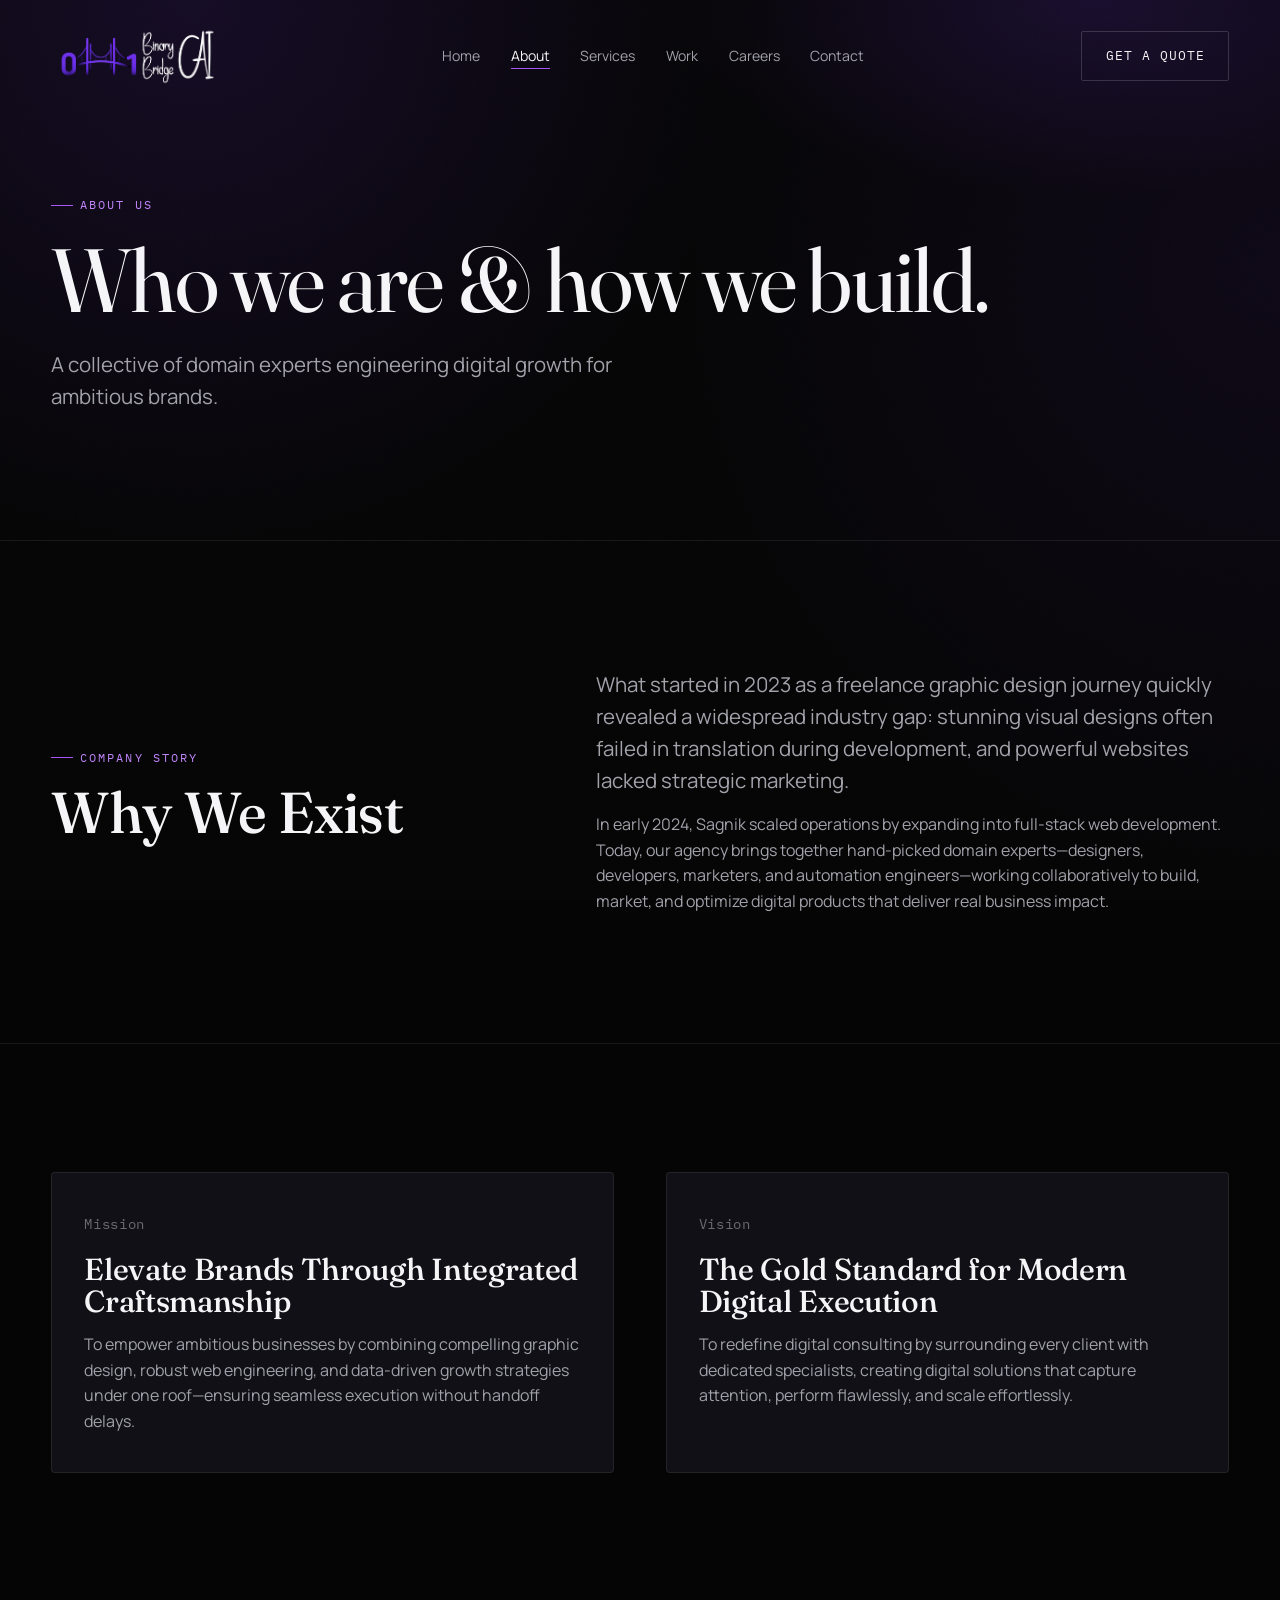
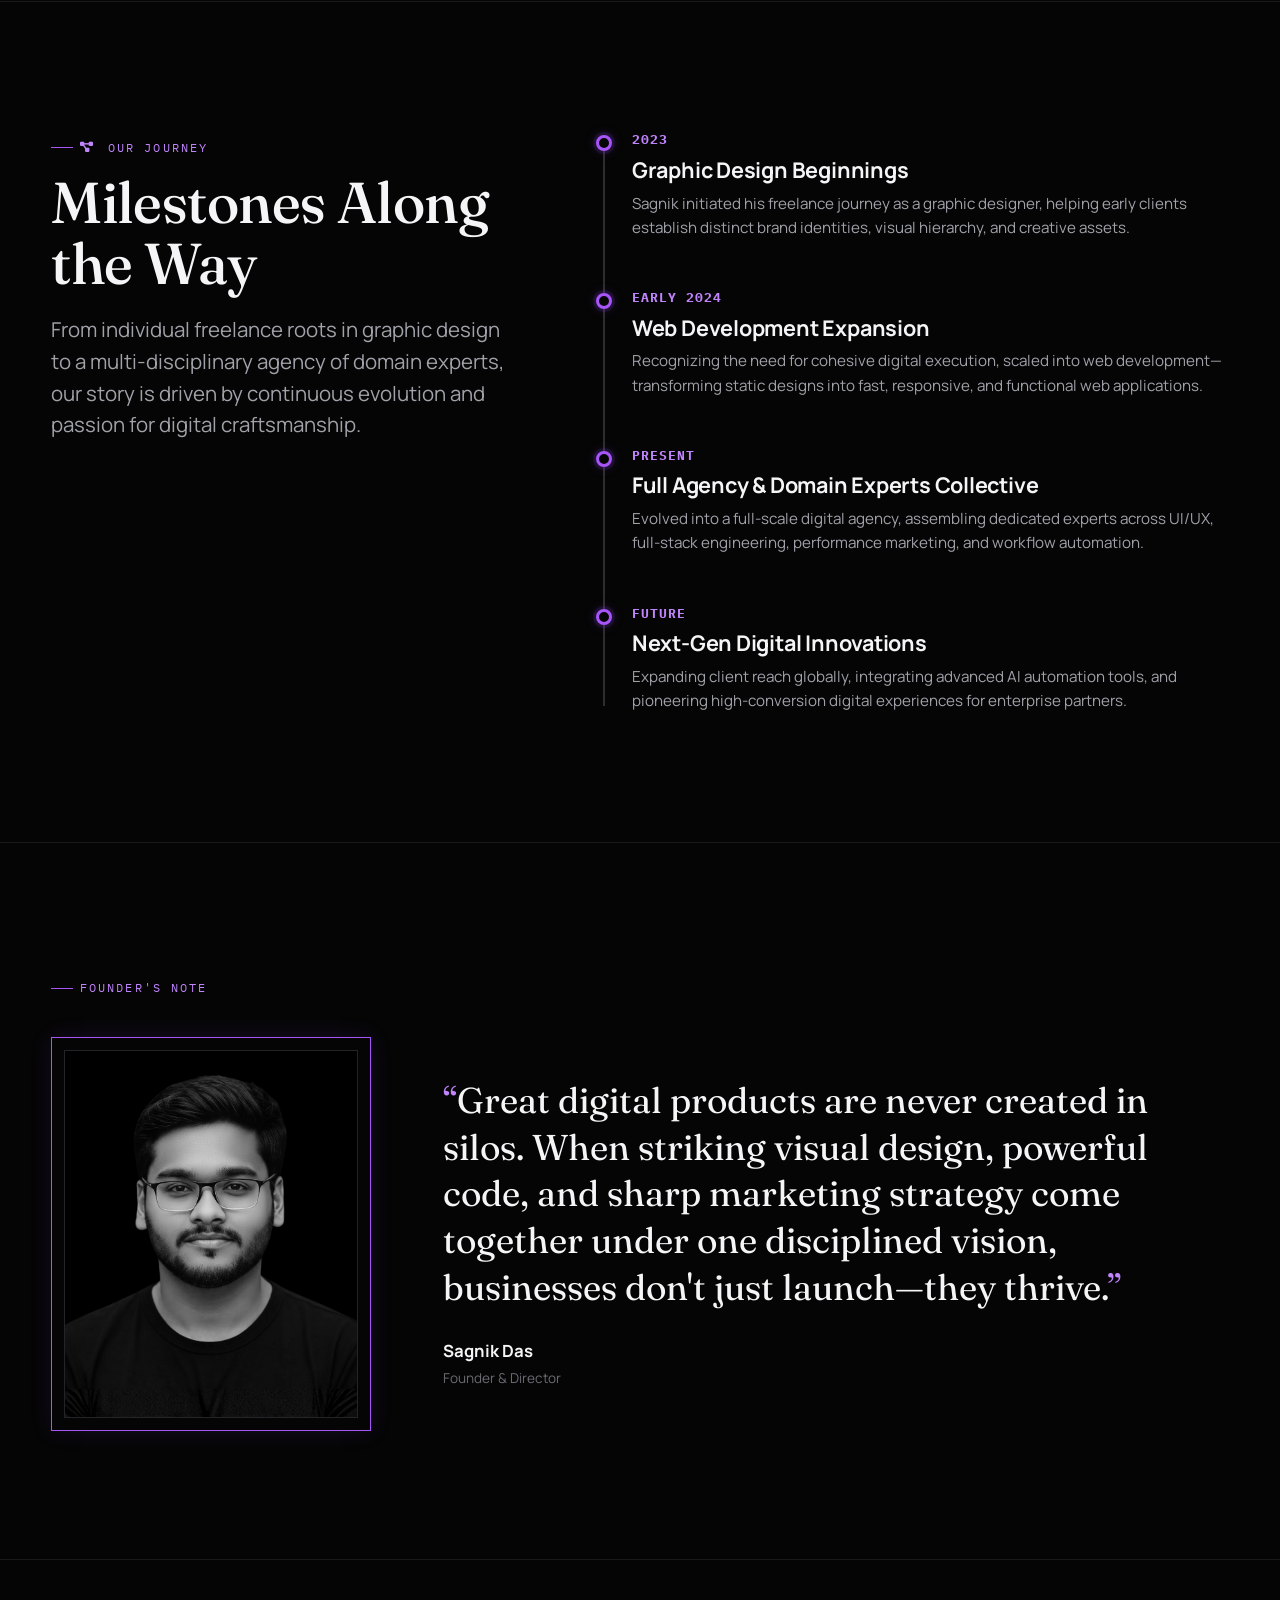
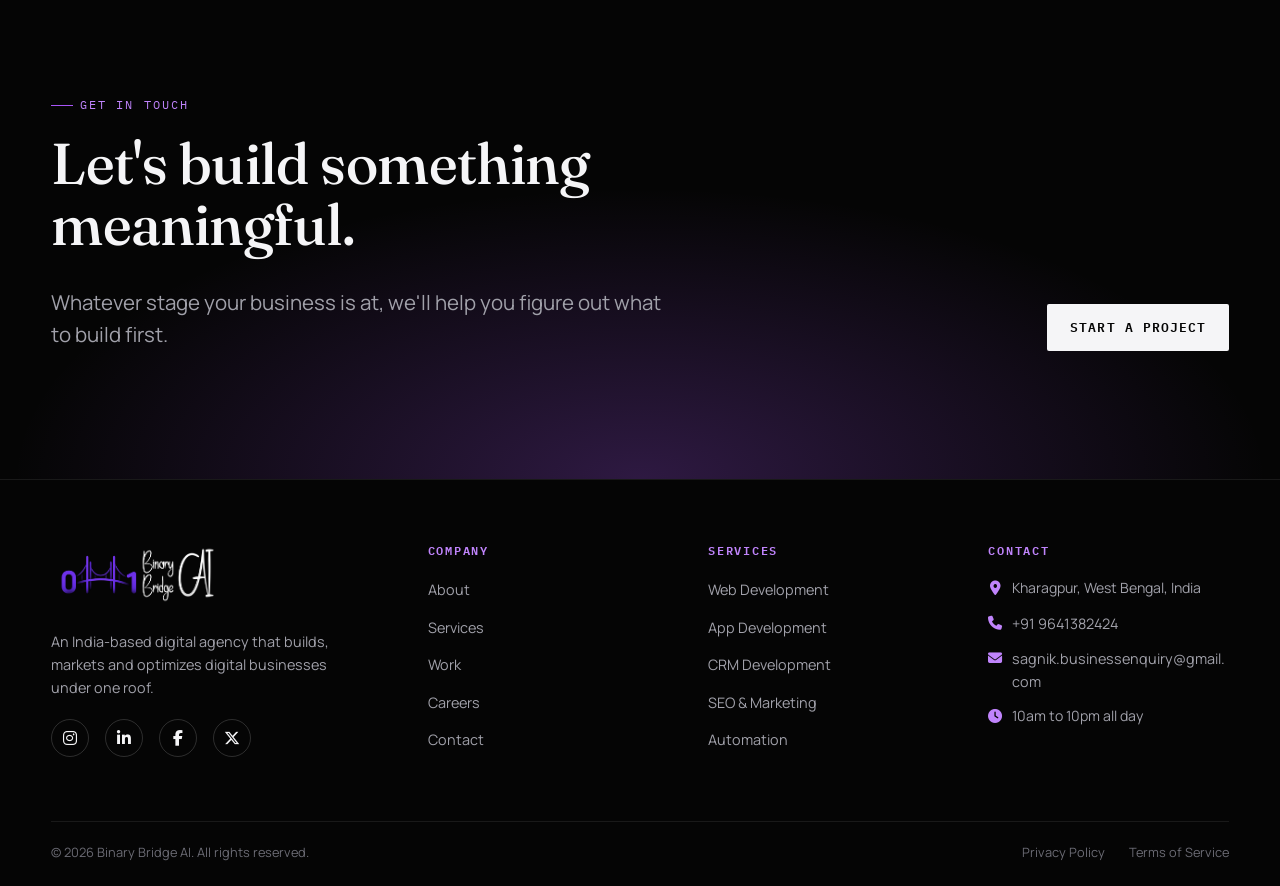
<file: about.html>
<!DOCTYPE html>
<html lang="en">

<head>
  <meta charset="UTF-8">
  <meta name="viewport" content="width=device-width, initial-scale=1.0">
  <title>About — Binary Bridge AI</title>
  <meta name="description"
    content="Learn about Binary Bridge AI — founded in 2023 by Sagnik, evolving from graphic design to web development and a full-service agency of domain experts.">
  <link rel="canonical" href="https://binarybridge.ai/about.html">
  <meta property="og:title" content="About — Binary Bridge AI">
  <meta property="og:description"
    content="From graphic design beginnings in 2023 to web development and a full-service collective of expert domain professionals.">
  <meta property="og:type" content="website">
  <meta property="og:url" content="https://binarybridge.ai/about.html">
  <link rel="preconnect" href="https://fonts.googleapis.com">
  <link rel="preconnect" href="https://fonts.gstatic.com" crossorigin>
  <link
    href="https://fonts.googleapis.com/css2?family=Fraunces:ital,opsz,wght@0,9..144,300;0,9..144,400;0,9..144,500;1,9..144,400&family=Manrope:wght@400;500;600;700;800&family=IBM+Plex+Mono:wght@400;500&display=swap"
    rel="stylesheet">
  <link rel="stylesheet" href="https://cdnjs.cloudflare.com/ajax/libs/font-awesome/6.5.1/css/all.min.css">
  <link rel="icon" type="image/png" href="assets/logos/favicon.png">
  <link rel="apple-touch-icon" href="assets/logos/favicon.png">
  <link rel="stylesheet" href="css/style.css">
</head>

<body>
  <a class="skip-link" href="#main">Skip to content</a>
  <div class="grain" aria-hidden="true"></div>

  <header class="site-header">
    <div class="container header-inner">
      <a href="index.html" class="logo"><img src="assets/logos/logo.png" alt="Binary Bridge AI" class="logo-img"></a>
      <nav class="main-nav" aria-label="Primary">
        <ul>
          <li><a href="index.html">Home</a></li>
          <li><a href="about.html" aria-current="page">About</a></li>
          <li><a href="services.html">Services</a></li>
          <li><a href="work.html">Work</a></li>
          <li><a href="careers.html">Careers</a></li>
          <li><a href="contact.html">Contact</a></li>
        </ul>
      </nav>
      <div class="header-actions">
        <a href="contact.html" class="btn btn-secondary">Get a Quote</a>
        <button class="nav-toggle" aria-label="Open menu" aria-expanded="false">
          <span></span><span></span><span></span>
        </button>
      </div>
    </div>
  </header>

  <div class="mobile-nav" id="mobile-nav">
  <button class="mobile-nav-close" id="mobile-nav-close" aria-label="Close menu">&times;</button>
  <div class="mobile-nav-inner">
    <nav class="mobile-nav-menu" aria-label="Mobile">
      <ul>
        <li><a href="index.html"><span>01</span> Home</a></li>
        <li><a href="about.html"><span>02</span> About</a></li>
        <li><a href="services.html"><span>03</span> Services</a></li>
        <li><a href="work.html"><span>04</span> Work</a></li>
        <li><a href="careers.html"><span>05</span> Careers</a></li>
        <li><a href="contact.html"><span>06</span> Contact</a></li>
      </ul>
    </nav>
    <div class="mobile-nav-footer">
      <div class="mobile-nav-info">
        <span>Direct Contact</span>
        <a href="mailto:hello@binarybridge.ai">hello@binarybridge.ai</a>
      </div>
      <a href="contact.html" class="btn btn-primary btn-large">Start a Project &rarr;</a>
    </div>
  </div>
</div>

  <main id="main">

    <section class="page-hero">
      <div class="container">
        <span class="eyebrow">About Us</span>
        <h1>Who we are &amp; how we build.</h1>
        <p class="lede">A collective of domain experts engineering digital growth for ambitious brands.</p>
      </div>
    </section>

    <section class="section">
      <div class="container split">
        <div data-reveal>
          <span class="eyebrow">Company Story</span>
          <h2 style="margin-top:16px;">Why We Exist</h2>
        </div>
        <div data-reveal>
          <p class="lede">What started in 2023 as a freelance graphic design journey quickly revealed a widespread
            industry gap: stunning visual designs often failed in translation during development, and powerful websites
            lacked strategic marketing.</p>
          <p style="margin-top:16px;">In early 2024, Sagnik scaled operations by expanding into full-stack web
            development. Today, our agency brings together hand-picked domain experts—designers, developers, marketers,
            and automation engineers—working collaboratively to build, market, and optimize digital products that
            deliver real business impact.</p>
        </div>
      </div>
    </section>

    <section class="section" style="border-top:1px solid var(--border);">
      <div class="container grid grid-2">
        <div class="card" data-reveal>
          <span class="num">Mission</span>
          <h3 style="margin-top:18px;">Elevate Brands Through Integrated Craftsmanship</h3>
          <p style="margin-top:14px;">To empower ambitious businesses by combining compelling graphic design, robust web
            engineering, and data-driven growth strategies under one roof—ensuring seamless execution without handoff
            delays.</p>
        </div>
        <div class="card" data-reveal>
          <span class="num">Vision</span>
          <h3 style="margin-top:18px;">The Gold Standard for Modern Digital Execution</h3>
          <p style="margin-top:14px;">To redefine digital consulting by surrounding every client with dedicated
            specialists, creating digital solutions that capture attention, perform flawlessly, and scale effortlessly.
          </p>
        </div>
      </div>
    </section>

    <!-- OUR JOURNEY MILESTONES -->
    <section class="section journey-section" style="border-top:1px solid var(--border);">
      <div class="container split journey-split">
        <div class="journey-info" data-reveal>
          <span class="eyebrow"><i class="fa-solid fa-diagram-project" style="margin-right:6px;" aria-hidden="true"></i>
            Our Journey</span>
          <h2 style="margin-top:16px;">Milestones Along the Way</h2>
          <p class="lede" style="margin-top:20px;">From individual freelance roots in graphic design to a
            multi-disciplinary agency of domain experts, our story is driven by continuous evolution and passion for
            digital craftsmanship.</p>
        </div>
        <div class="journey-timeline" data-reveal>
          <div class="timeline-item">
            <div class="timeline-dot"></div>
            <div class="timeline-content">
              <span class="timeline-tag">2023</span>
              <h3>Graphic Design Beginnings</h3>
              <p>Sagnik initiated his freelance journey as a graphic designer, helping early clients establish distinct
                brand identities, visual hierarchy, and creative assets.</p>
            </div>
          </div>
          <div class="timeline-item">
            <div class="timeline-dot"></div>
            <div class="timeline-content">
              <span class="timeline-tag">EARLY 2024</span>
              <h3>Web Development Expansion</h3>
              <p>Recognizing the need for cohesive digital execution, scaled into web development—transforming static
                designs into fast, responsive, and functional web applications.</p>
            </div>
          </div>
          <div class="timeline-item">
            <div class="timeline-dot"></div>
            <div class="timeline-content">
              <span class="timeline-tag">PRESENT</span>
              <h3>Full Agency &amp; Domain Experts Collective</h3>
              <p>Evolved into a full-scale digital agency, assembling dedicated experts across UI/UX, full-stack
                engineering, performance marketing, and workflow automation.</p>
            </div>
          </div>
          <div class="timeline-item">
            <div class="timeline-dot"></div>
            <div class="timeline-content">
              <span class="timeline-tag">FUTURE</span>
              <h3>Next-Gen Digital Innovations</h3>
              <p>Expanding client reach globally, integrating advanced AI automation tools, and pioneering
                high-conversion digital experiences for enterprise partners.</p>
            </div>
          </div>
        </div>
      </div>
    </section>

    <!-- 24 FOUNDER'S NOTE -->
    <section class="section" style="border-top:1px solid var(--border);">
      <div class="container">
        <span class="eyebrow" data-reveal>Founder's Note</span>
        <div class="founder" style="margin-top:40px;" data-reveal>
          <div class="founder-img-wrap">
            <div class="founder-img">
              <img src="assets/images/about/sagnik.png" alt="Sagnik — Founder &amp; Creative Director" loading="lazy">
            </div>
          </div>
          <div>
            <p class="founder-quote">Great digital products are never created in silos. When striking visual design,
              powerful code, and sharp marketing strategy come together under one disciplined vision, businesses don't
              just launch—they thrive.</p>
            <div class="founder-attribution">
              <strong>Sagnik Das</strong>
              <span>Founder &amp; Director</span>
            </div>
          </div>
        </div>
      </div>
    </section>

    <!-- 25 ABOUT CTA -->
    <section class="section final-cta" style="border-top:1px solid var(--border);">
      <div class="container">
        <span class="eyebrow" data-reveal>Get in touch</span>
        <h2 data-reveal>Let's build something meaningful.</h2>
        <div class="final-cta-row" data-reveal>
          <p class="lede" style="margin:0;">Whatever stage your business is at, we'll help you figure out what to build
            first.</p>
          <a href="contact.html" class="btn btn-primary">Start a Project</a>
        </div>
      </div>
    </section>

  </main>

  <footer class="site-footer">
    <div class="container">
      <div class="footer-top">
        <div class="footer-brand">
          <a href="index.html" class="logo"><img src="assets/logos/logo.png" alt="Binary Bridge AI" class="logo-img"></a>
          <p>An India-based digital agency that builds, markets and optimizes digital businesses under one roof.</p>
          <div class="footer-social">
            <a href="[SOCIAL LINK]" aria-label="Instagram"><i class="fa-brands fa-instagram"></i></a>
            <a href="[SOCIAL LINK]" aria-label="LinkedIn"><i class="fa-brands fa-linkedin-in"></i></a>
            <a href="[SOCIAL LINK]" aria-label="Facebook"><i class="fa-brands fa-facebook-f"></i></a>
            <a href="[SOCIAL LINK]" aria-label="X"><i class="fa-brands fa-x-twitter"></i></a>
          </div>
        </div>
        <div class="footer-col">
          <h4>Company</h4>
          <ul>
            <li><a href="about.html">About</a></li>
            <li><a href="services.html">Services</a></li>
            <li><a href="work.html">Work</a></li>
            <li><a href="careers.html">Careers</a></li>
            <li><a href="contact.html">Contact</a></li>
          </ul>
        </div>
        <div class="footer-col">
          <h4>Services</h4>
          <ul>
            <li><a href="services.html#build">Web Development</a></li>
            <li><a href="services.html#build">App Development</a></li>
            <li><a href="services.html#build">CRM Development</a></li>
            <li><a href="services.html#market">SEO &amp; Marketing</a></li>
            <li><a href="services.html#optimize">Automation</a></li>
          </ul>
        </div>
        <div class="footer-col">
          <h4>Contact</h4>
          <ul class="footer-contact-list">
            <li><i class="fa-solid fa-location-dot" aria-hidden="true"></i> <span>Kharagpur, West Bengal, India</span>
            </li>
            <li><i class="fa-solid fa-phone" aria-hidden="true"></i> <a href="tel:+919641382424">+91 9641382424</a></li>
            <li><i class="fa-solid fa-envelope" aria-hidden="true"></i> <a
                href="mailto:sagnik.businessenquiry@gmail.com">sagnik.businessenquiry@gmail.com</a></li>
            <li><i class="fa-solid fa-clock" aria-hidden="true"></i> <span>10am to 10pm all day</span></li>
          </ul>
        </div>
      </div>
      <div class="footer-bottom">
        <p>© <span data-year></span> Binary Bridge AI. All rights reserved.</p>
        <div class="footer-legal">
          <a href="privacy-policy.html">Privacy Policy</a>
          <a href="terms-of-service.html">Terms of Service</a>
        </div>
      </div>
    </div>
  </footer>

  <script src="js/main.js" defer></script>
</body>

</html>
</file>
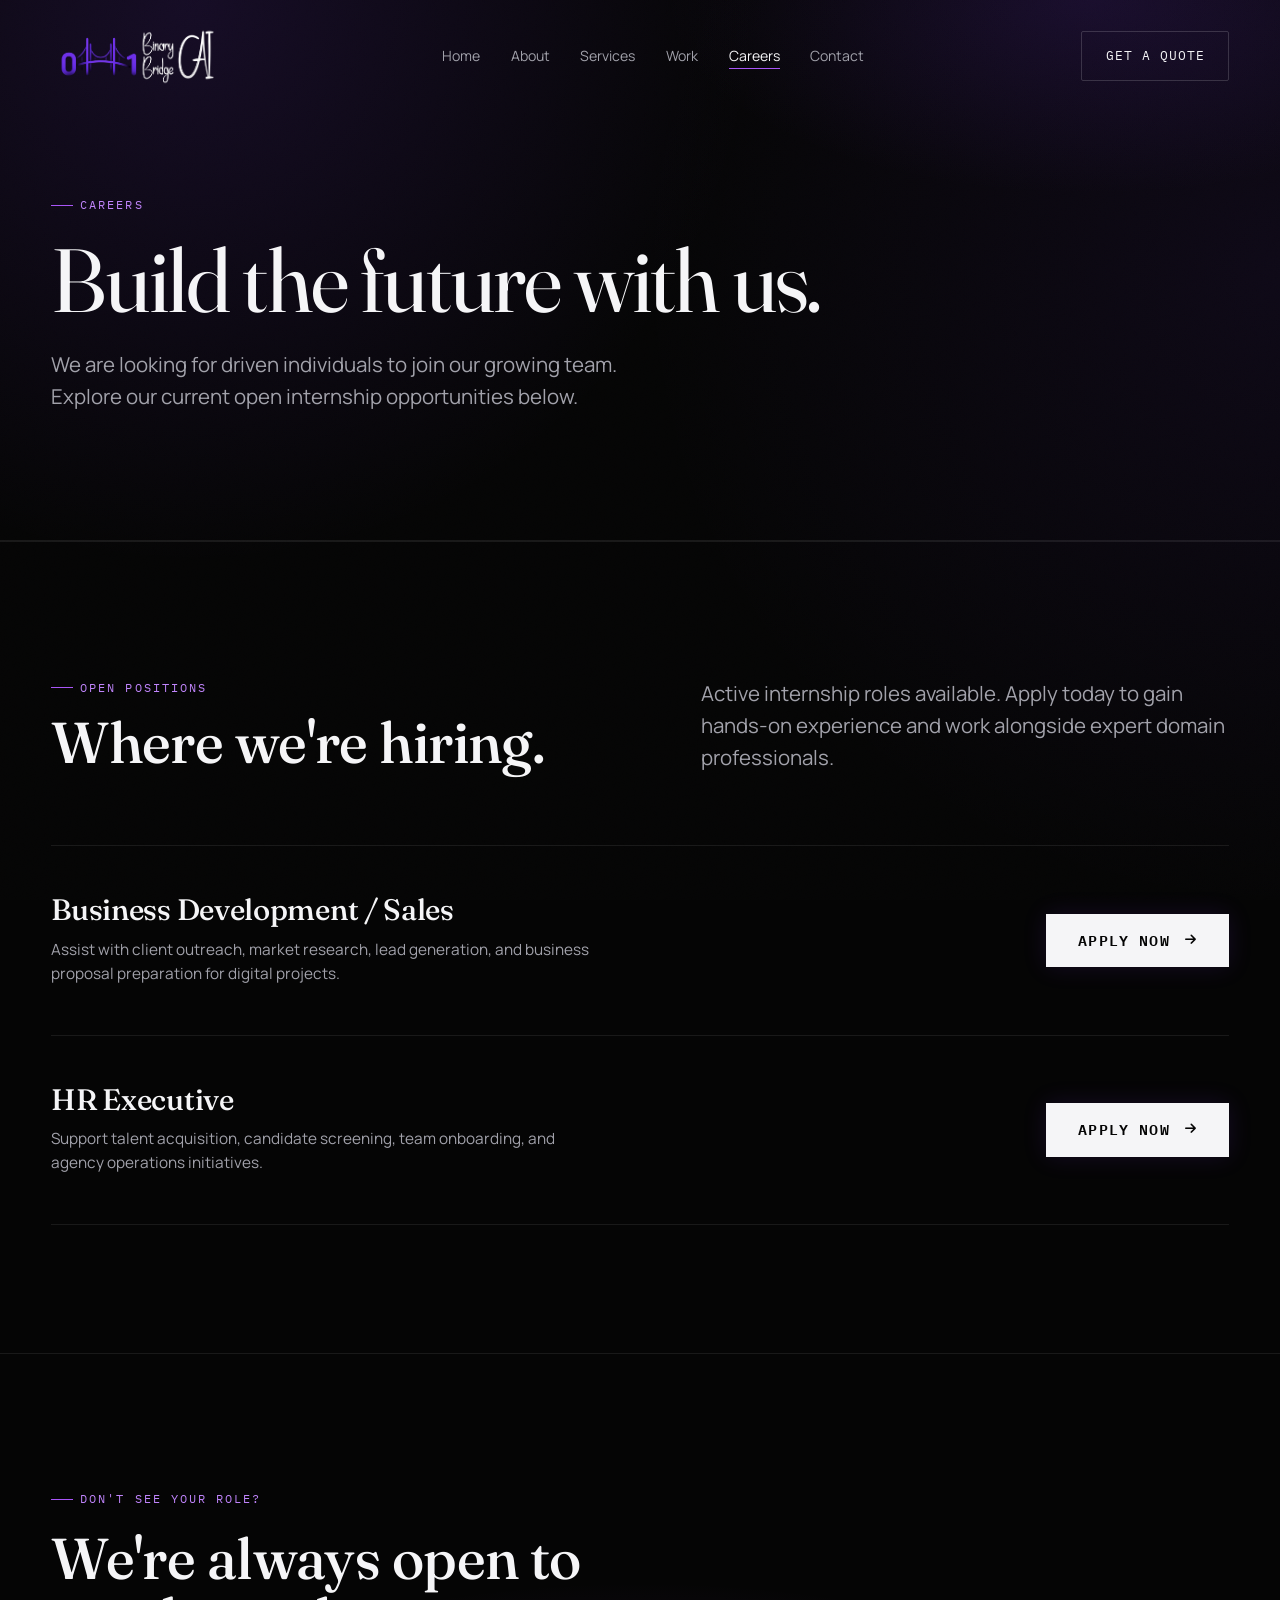
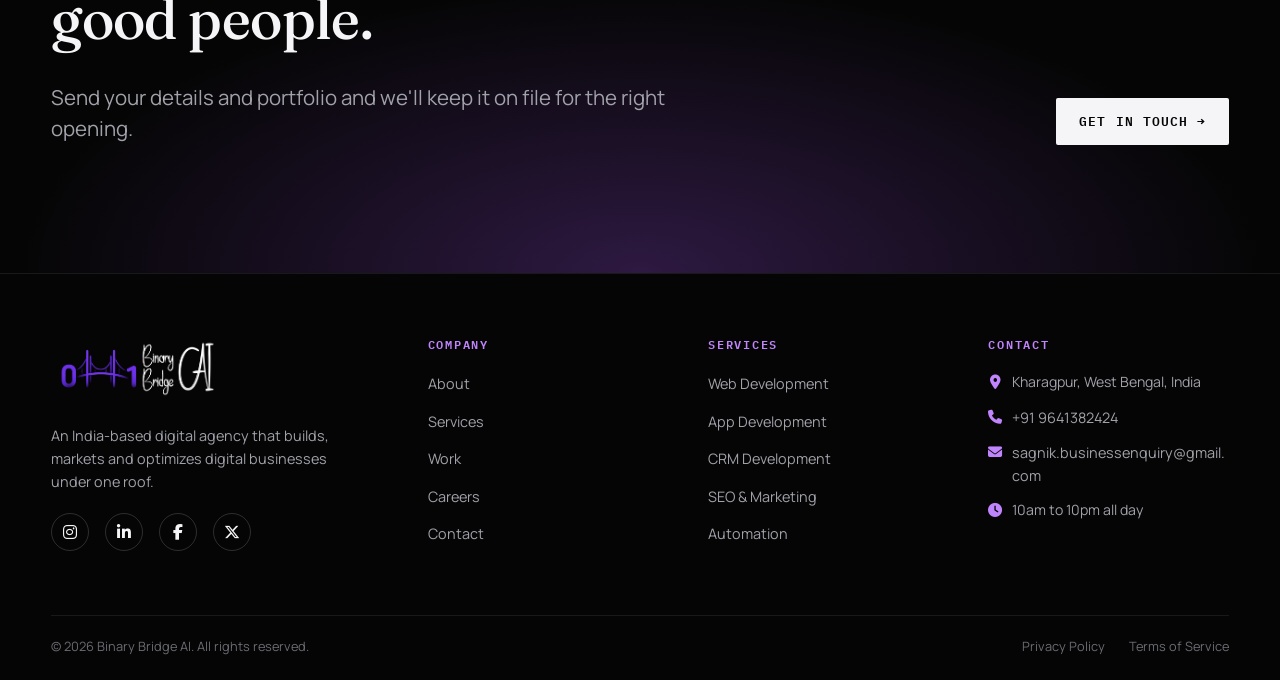
<file: careers.html>
<!DOCTYPE html>
<html lang="en">
<head>
<meta charset="UTF-8">
<meta name="viewport" content="width=device-width, initial-scale=1.0">
<title>Careers — Binary Bridge AI</title>
<meta name="description" content="Join Binary Bridge AI, an India-based digital agency building, marketing and optimizing digital businesses.">
<link rel="canonical" href="https://binarybridge.ai/careers.html">
<meta property="og:title" content="Careers — Binary Bridge AI">
<meta property="og:description" content="Build the future with us — open roles at Binary Bridge AI.">
<meta property="og:type" content="website">
<meta property="og:url" content="https://binarybridge.ai/careers.html">
<link rel="preconnect" href="https://fonts.googleapis.com">
<link rel="preconnect" href="https://fonts.gstatic.com" crossorigin>
<link href="https://fonts.googleapis.com/css2?family=Fraunces:ital,opsz,wght@0,9..144,300;0,9..144,400;0,9..144,500;1,9..144,400&family=Manrope:wght@400;500;600;700;800&family=IBM+Plex+Mono:wght@400;500&display=swap" rel="stylesheet">
<link rel="stylesheet" href="https://cdnjs.cloudflare.com/ajax/libs/font-awesome/6.5.1/css/all.min.css">
<link rel="icon" type="image/png" href="assets/logos/favicon.png">
<link rel="apple-touch-icon" href="assets/logos/favicon.png">
<link rel="stylesheet" href="css/style.css">
</head>
<body>
<a class="skip-link" href="#main">Skip to content</a>
<div class="grain" aria-hidden="true"></div>

<header class="site-header">
  <div class="container header-inner">
    <a href="index.html" class="logo"><img src="assets/logos/logo.png" alt="Binary Bridge AI" class="logo-img"></a>
    <nav class="main-nav" aria-label="Primary">
      <ul>
        <li><a href="index.html">Home</a></li>
        <li><a href="about.html">About</a></li>
        <li><a href="services.html">Services</a></li>
        <li><a href="work.html">Work</a></li>
        <li><a href="careers.html" aria-current="page">Careers</a></li>
        <li><a href="contact.html">Contact</a></li>
      </ul>
    </nav>
    <div class="header-actions">
      <a href="contact.html" class="btn btn-secondary">Get a Quote</a>
      <button class="nav-toggle" aria-label="Open menu" aria-expanded="false">
        <span></span><span></span><span></span>
      </button>
    </div>
  </div>
</header>

<div class="mobile-nav" id="mobile-nav">
  <button class="mobile-nav-close" id="mobile-nav-close" aria-label="Close menu">&times;</button>
  <div class="mobile-nav-inner">
    <nav class="mobile-nav-menu" aria-label="Mobile">
      <ul>
        <li><a href="index.html"><span>01</span> Home</a></li>
        <li><a href="about.html"><span>02</span> About</a></li>
        <li><a href="services.html"><span>03</span> Services</a></li>
        <li><a href="work.html"><span>04</span> Work</a></li>
        <li><a href="careers.html"><span>05</span> Careers</a></li>
        <li><a href="contact.html"><span>06</span> Contact</a></li>
      </ul>
    </nav>
    <div class="mobile-nav-footer">
      <div class="mobile-nav-info">
        <span>Direct Contact</span>
        <a href="mailto:hello@binarybridge.ai">hello@binarybridge.ai</a>
      </div>
      <a href="contact.html" class="btn btn-primary btn-large">Start a Project &rarr;</a>
    </div>
  </div>
</div>

<main id="main">

  <section class="page-hero">
    <div class="container">
      <span class="eyebrow">Careers</span>
      <h1>Build the future with us.</h1>
      <p class="lede">We are looking for driven individuals to join our growing team. Explore our current open internship opportunities below.</p>
    </div>
  </section>

  <section class="section" style="border-top:1px solid var(--border);">
    <div class="container">
      <div class="section-head" data-reveal>
        <div>
          <span class="eyebrow">Open positions</span>
          <h2>Where we're hiring.</h2>
        </div>
        <p class="lede" style="max-width:44ch;">Active internship roles available. Apply today to gain hands-on experience and work alongside expert domain professionals.</p>
      </div>

      <div class="work-list" data-reveal>
        <div class="career-card">
          <div class="career-card-content">
            <h3>Business Development / Sales</h3>
            <p>Assist with client outreach, market research, lead generation, and business proposal preparation for digital projects.</p>
          </div>
          <a href="contact.html" class="btn btn-primary btn-large">Apply Now <i class="fa-solid fa-arrow-right" style="margin-left:6px; font-size:0.85em;"></i></a>
        </div>
        <div class="career-card">
          <div class="career-card-content">
            <h3>HR Executive</h3>
            <p>Support talent acquisition, candidate screening, team onboarding, and agency operations initiatives.</p>
          </div>
          <a href="contact.html" class="btn btn-primary btn-large">Apply Now <i class="fa-solid fa-arrow-right" style="margin-left:6px; font-size:0.85em;"></i></a>
        </div>
      </div>
    </div>
  </section>

  <section class="section final-cta" style="border-top:1px solid var(--border);">
    <div class="container">
      <span class="eyebrow" data-reveal>Don't see your role?</span>
      <h2 data-reveal>We're always open to good people.</h2>
      <div class="final-cta-row" data-reveal>
        <p class="lede" style="margin:0;">Send your details and portfolio and we'll keep it on file for the right opening.</p>
        <a href="contact.html" class="btn btn-primary">Get in Touch →</a>
      </div>
    </div>
  </section>

</main>

<footer class="site-footer">
  <div class="container">
    <div class="footer-top">
      <div class="footer-brand">
        <a href="index.html" class="logo"><img src="assets/logos/logo.png" alt="Binary Bridge AI" class="logo-img"></a>
        <p>An India-based digital agency that builds, markets and optimizes digital businesses under one roof.</p>
        <div class="footer-social">
          <a href="[SOCIAL LINK]" aria-label="Instagram"><i class="fa-brands fa-instagram"></i></a>
          <a href="[SOCIAL LINK]" aria-label="LinkedIn"><i class="fa-brands fa-linkedin-in"></i></a>
          <a href="[SOCIAL LINK]" aria-label="Facebook"><i class="fa-brands fa-facebook-f"></i></a>
          <a href="[SOCIAL LINK]" aria-label="X"><i class="fa-brands fa-x-twitter"></i></a>
        </div>
      </div>
      <div class="footer-col">
        <h4>Company</h4>
        <ul>
          <li><a href="about.html">About</a></li>
          <li><a href="services.html">Services</a></li>
          <li><a href="work.html">Work</a></li>
          <li><a href="careers.html">Careers</a></li>
          <li><a href="contact.html">Contact</a></li>
        </ul>
      </div>
      <div class="footer-col">
        <h4>Services</h4>
        <ul>
          <li><a href="services.html#build">Web Development</a></li>
          <li><a href="services.html#build">App Development</a></li>
          <li><a href="services.html#build">CRM Development</a></li>
          <li><a href="services.html#market">SEO &amp; Marketing</a></li>
          <li><a href="services.html#optimize">Automation</a></li>
        </ul>
      </div>
      <div class="footer-col">
        <h4>Contact</h4>
        <ul class="footer-contact-list">
          <li><i class="fa-solid fa-location-dot" aria-hidden="true"></i> <span>Kharagpur, West Bengal, India</span></li>
          <li><i class="fa-solid fa-phone" aria-hidden="true"></i> <a href="tel:+919641382424">+91 9641382424</a></li>
          <li><i class="fa-solid fa-envelope" aria-hidden="true"></i> <a href="mailto:sagnik.businessenquiry@gmail.com">sagnik.businessenquiry@gmail.com</a></li>
          <li><i class="fa-solid fa-clock" aria-hidden="true"></i> <span>10am to 10pm all day</span></li>
        </ul>
      </div>
    </div>
    <div class="footer-bottom">
      <p>© <span data-year></span> Binary Bridge AI. All rights reserved.</p>
      <div class="footer-legal">
        <a href="privacy-policy.html">Privacy Policy</a>
        <a href="terms-of-service.html">Terms of Service</a>
      </div>
    </div>
  </div>
</footer>

<script src="js/main.js" defer></script>
</body>
</html>
</file>
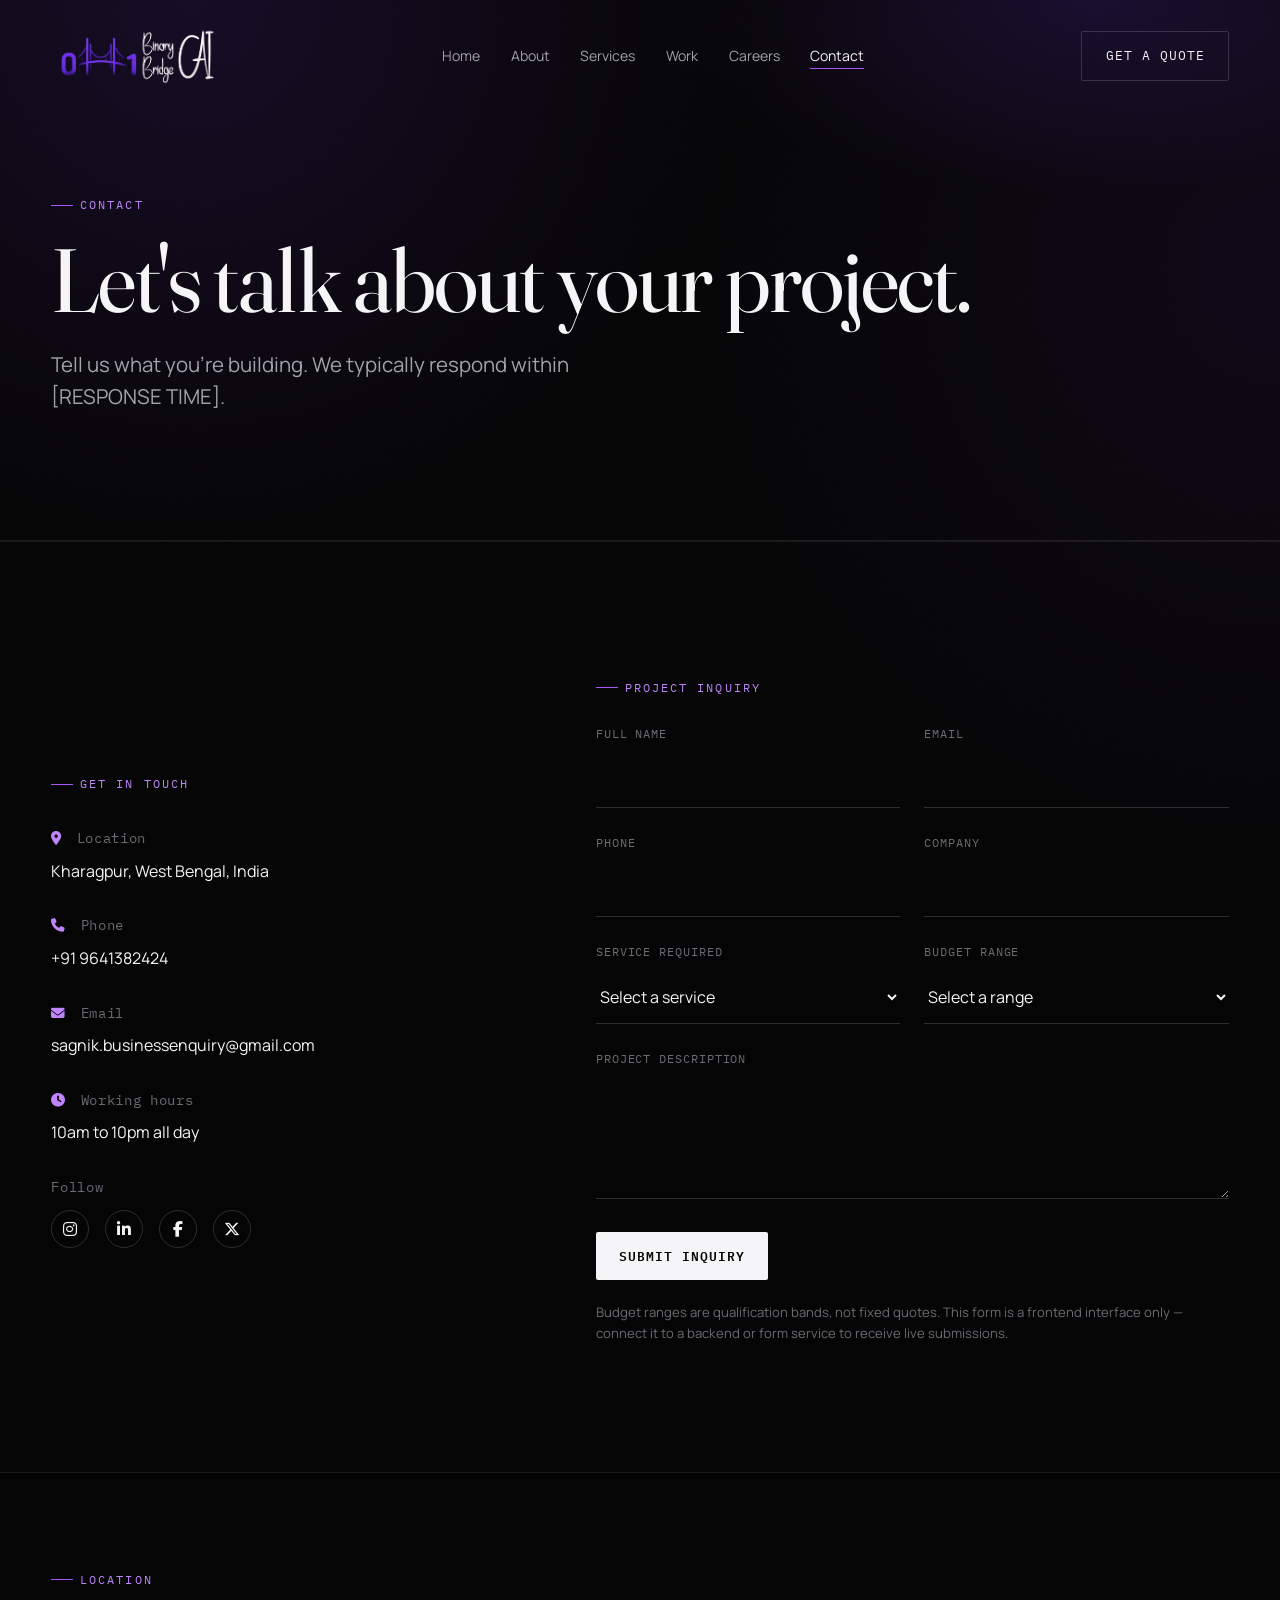
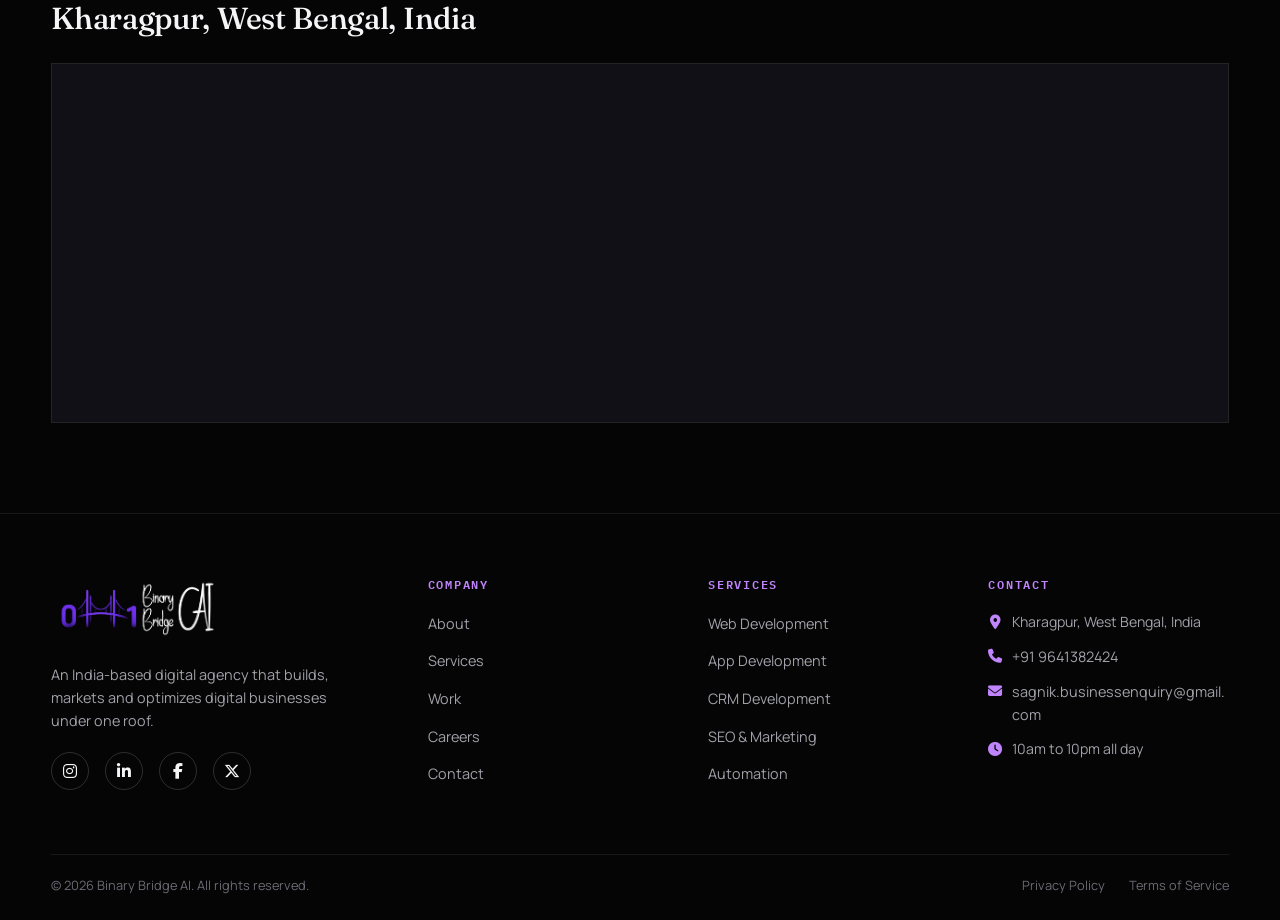
<file: contact.html>
<!DOCTYPE html>
<html lang="en">
<head>
<meta charset="UTF-8">
<meta name="viewport" content="width=device-width, initial-scale=1.0">
<title>Contact — Binary Bridge AI</title>
<meta name="description" content="Get in touch with Binary Bridge AI, an India-based digital agency. Start a project or ask a question.">
<link rel="canonical" href="https://binarybridge.ai/contact.html">
<meta property="og:title" content="Contact — Binary Bridge AI">
<meta property="og:description" content="Start a project with Binary Bridge AI, an India-based digital agency.">
<meta property="og:type" content="website">
<meta property="og:url" content="https://binarybridge.ai/contact.html">
<link rel="preconnect" href="https://fonts.googleapis.com">
<link rel="preconnect" href="https://fonts.gstatic.com" crossorigin>
<link href="https://fonts.googleapis.com/css2?family=Fraunces:ital,opsz,wght@0,9..144,300;0,9..144,400;0,9..144,500;1,9..144,400&family=Manrope:wght@400;500;600;700;800&family=IBM+Plex+Mono:wght@400;500&display=swap" rel="stylesheet">
<link rel="stylesheet" href="https://cdnjs.cloudflare.com/ajax/libs/font-awesome/6.5.1/css/all.min.css">
<link rel="icon" type="image/png" href="assets/logos/favicon.png">
<link rel="apple-touch-icon" href="assets/logos/favicon.png">
<link rel="stylesheet" href="css/style.css">
</head>
<body>
<a class="skip-link" href="#main">Skip to content</a>
<div class="grain" aria-hidden="true"></div>

<header class="site-header">
  <div class="container header-inner">
    <a href="index.html" class="logo"><img src="assets/logos/logo.png" alt="Binary Bridge AI" class="logo-img"></a>
    <nav class="main-nav" aria-label="Primary">
      <ul>
        <li><a href="index.html">Home</a></li>
        <li><a href="about.html">About</a></li>
        <li><a href="services.html">Services</a></li>
        <li><a href="work.html">Work</a></li>
        <li><a href="careers.html">Careers</a></li>
        <li><a href="contact.html" aria-current="page">Contact</a></li>
      </ul>
    </nav>
    <div class="header-actions">
      <a href="contact.html" class="btn btn-secondary">Get a Quote</a>
      <button class="nav-toggle" aria-label="Open menu" aria-expanded="false">
        <span></span><span></span><span></span>
      </button>
    </div>
  </div>
</header>

<div class="mobile-nav" id="mobile-nav">
  <button class="mobile-nav-close" id="mobile-nav-close" aria-label="Close menu">&times;</button>
  <div class="mobile-nav-inner">
    <nav class="mobile-nav-menu" aria-label="Mobile">
      <ul>
        <li><a href="index.html"><span>01</span> Home</a></li>
        <li><a href="about.html"><span>02</span> About</a></li>
        <li><a href="services.html"><span>03</span> Services</a></li>
        <li><a href="work.html"><span>04</span> Work</a></li>
        <li><a href="careers.html"><span>05</span> Careers</a></li>
        <li><a href="contact.html"><span>06</span> Contact</a></li>
      </ul>
    </nav>
    <div class="mobile-nav-footer">
      <div class="mobile-nav-info">
        <span>Direct Contact</span>
        <a href="mailto:hello@binarybridge.ai">hello@binarybridge.ai</a>
      </div>
      <a href="contact.html" class="btn btn-primary btn-large">Start a Project &rarr;</a>
    </div>
  </div>
</div>

<main id="main">

  <section class="page-hero">
    <div class="container">
      <span class="eyebrow">Contact</span>
      <h1>Let's talk about your project.</h1>
      <p class="lede">Tell us what you're building. We typically respond within [RESPONSE TIME].</p>
    </div>
  </section>

  <section class="section" style="border-top:1px solid var(--border);">
    <div class="container split">

      <!-- LEFT — contact details -->
      <div data-reveal>
        <span class="eyebrow">Get in touch</span>
        <div style="margin-top:32px; display:flex; flex-direction:column; gap:28px;">
          <div>
            <span class="num"><i class="fa-solid fa-location-dot" style="margin-right:6px; color:var(--purple-light);"></i> Location</span>
            <p style="margin-top:8px; color:var(--text-primary);">Kharagpur, West Bengal, India</p>
          </div>
          <div>
            <span class="num"><i class="fa-solid fa-phone" style="margin-right:6px; color:var(--purple-light);"></i> Phone</span>
            <p style="margin-top:8px;"><a href="tel:+919641382424" style="color:var(--text-primary);">+91 9641382424</a></p>
          </div>
          <div>
            <span class="num"><i class="fa-solid fa-envelope" style="margin-right:6px; color:var(--purple-light);"></i> Email</span>
            <p style="margin-top:8px;"><a href="mailto:sagnik.businessenquiry@gmail.com" style="color:var(--text-primary);">sagnik.businessenquiry@gmail.com</a></p>
          </div>
          <div>
            <span class="num"><i class="fa-solid fa-clock" style="margin-right:6px; color:var(--purple-light);"></i> Working hours</span>
            <p style="margin-top:8px; color:var(--text-primary);">10am to 10pm all day</p>
          </div>
          <div>
            <span class="num">Follow</span>
            <div class="footer-social" style="margin-top:10px;">
              <a href="[SOCIAL LINK]" aria-label="Instagram"><i class="fa-brands fa-instagram"></i></a>
              <a href="[SOCIAL LINK]" aria-label="LinkedIn"><i class="fa-brands fa-linkedin-in"></i></a>
              <a href="[SOCIAL LINK]" aria-label="Facebook"><i class="fa-brands fa-facebook-f"></i></a>
              <a href="[SOCIAL LINK]" aria-label="X"><i class="fa-brands fa-x-twitter"></i></a>
            </div>
          </div>
        </div>
      </div>

      <!-- RIGHT — inquiry form -->
      <div data-reveal>
        <span class="eyebrow">Project inquiry</span>
        <form id="inquiry-form" novalidate style="margin-top:28px;">
          <div class="form-row">
            <div class="form-field">
              <label for="fullName">Full Name</label>
              <input type="text" id="fullName" name="fullName" data-required>
              <p class="field-error">Please enter your name.</p>
            </div>
            <div class="form-field">
              <label for="email">Email</label>
              <input type="email" id="email" name="email" data-required>
              <p class="field-error">Please enter a valid email.</p>
            </div>
          </div>
          <div class="form-row">
            <div class="form-field">
              <label for="phone">Phone</label>
              <input type="tel" id="phone" name="phone">
            </div>
            <div class="form-field">
              <label for="company">Company</label>
              <input type="text" id="company" name="company">
            </div>
          </div>
          <div class="form-row">
            <div class="form-field">
              <label for="service">Service Required</label>
              <select id="service" name="service" data-required>
                <option value="">Select a service</option>
                <option>Website Development</option>
                <option>Web / Mobile Application</option>
                <option>Custom CRM / Software</option>
                <option>SEO &amp; Digital Marketing</option>
                <option>Branding &amp; Creative</option>
                <option>Automation &amp; AI</option>
                <option>Other</option>
              </select>
              <p class="field-error">Please select a service.</p>
            </div>
            <div class="form-field">
              <label for="budget">Budget Range</label>
              <select id="budget" name="budget" data-required>
                <option value="">Select a range</option>
                <option>$5,000 – $10,000</option>
                <option>$10,000 – $25,000</option>
                <option>$25,000 – $50,000</option>
                <option>$50,000+</option>
              </select>
              <p class="field-error">Please select a budget range.</p>
            </div>
          </div>
          <div class="form-field">
            <label for="description">Project Description</label>
            <textarea id="description" name="description" data-required></textarea>
            <p class="field-error">Please tell us a little about the project.</p>
          </div>
          <button type="submit" class="btn btn-primary">Submit Inquiry</button>
          <p class="form-note">Budget ranges are qualification bands, not fixed quotes. This form is a frontend interface only — connect it to a backend or form service to receive live submissions.</p>
          <p class="form-success" role="status"></p>
        </form>
      </div>

    </div>
  </section>

  <!-- LOCATION -->
  <section class="section-tight" style="border-top:1px solid var(--border);">
    <div class="container">
      <span class="eyebrow" data-reveal>Location</span>
      <h3 style="margin-top:14px;" data-reveal>Kharagpur, West Bengal, India</h3>
      <div class="contact-map-wrap" data-reveal>
        <iframe src="https://maps.google.com/maps?q=Kharagpur,%20West%20Bengal,%20India&t=&z=13&ie=UTF8&iwloc=&output=embed" style="border:0;" allowfullscreen="" loading="lazy" title="Google Map showing Kharagpur, West Bengal, India location"></iframe>
      </div>
    </div>
  </section>

</main>

<footer class="site-footer">
  <div class="container">
    <div class="footer-top">
      <div class="footer-brand">
        <a href="index.html" class="logo"><img src="assets/logos/logo.png" alt="Binary Bridge AI" class="logo-img"></a>
        <p>An India-based digital agency that builds, markets and optimizes digital businesses under one roof.</p>
        <div class="footer-social">
          <a href="[SOCIAL LINK]" aria-label="Instagram"><i class="fa-brands fa-instagram"></i></a>
          <a href="[SOCIAL LINK]" aria-label="LinkedIn"><i class="fa-brands fa-linkedin-in"></i></a>
          <a href="[SOCIAL LINK]" aria-label="Facebook"><i class="fa-brands fa-facebook-f"></i></a>
          <a href="[SOCIAL LINK]" aria-label="X"><i class="fa-brands fa-x-twitter"></i></a>
        </div>
      </div>
      <div class="footer-col">
        <h4>Company</h4>
        <ul>
          <li><a href="about.html">About</a></li>
          <li><a href="services.html">Services</a></li>
          <li><a href="work.html">Work</a></li>
          <li><a href="careers.html">Careers</a></li>
          <li><a href="contact.html">Contact</a></li>
        </ul>
      </div>
      <div class="footer-col">
        <h4>Services</h4>
        <ul>
          <li><a href="services.html#build">Web Development</a></li>
          <li><a href="services.html#build">App Development</a></li>
          <li><a href="services.html#build">CRM Development</a></li>
          <li><a href="services.html#market">SEO &amp; Marketing</a></li>
          <li><a href="services.html#optimize">Automation</a></li>
        </ul>
      </div>
      <div class="footer-col">
        <h4>Contact</h4>
        <ul class="footer-contact-list">
          <li><i class="fa-solid fa-location-dot" aria-hidden="true"></i> <span>Kharagpur, West Bengal, India</span></li>
          <li><i class="fa-solid fa-phone" aria-hidden="true"></i> <a href="tel:+919641382424">+91 9641382424</a></li>
          <li><i class="fa-solid fa-envelope" aria-hidden="true"></i> <a href="mailto:sagnik.businessenquiry@gmail.com">sagnik.businessenquiry@gmail.com</a></li>
          <li><i class="fa-solid fa-clock" aria-hidden="true"></i> <span>10am to 10pm all day</span></li>
        </ul>
      </div>
    </div>
    <div class="footer-bottom">
      <p>© <span data-year></span> Binary Bridge AI. All rights reserved.</p>
      <div class="footer-legal">
        <a href="privacy-policy.html">Privacy Policy</a>
        <a href="terms-of-service.html">Terms of Service</a>
      </div>
    </div>
  </div>
</footer>

<script src="js/main.js" defer></script>
</body>
</html>
</file>
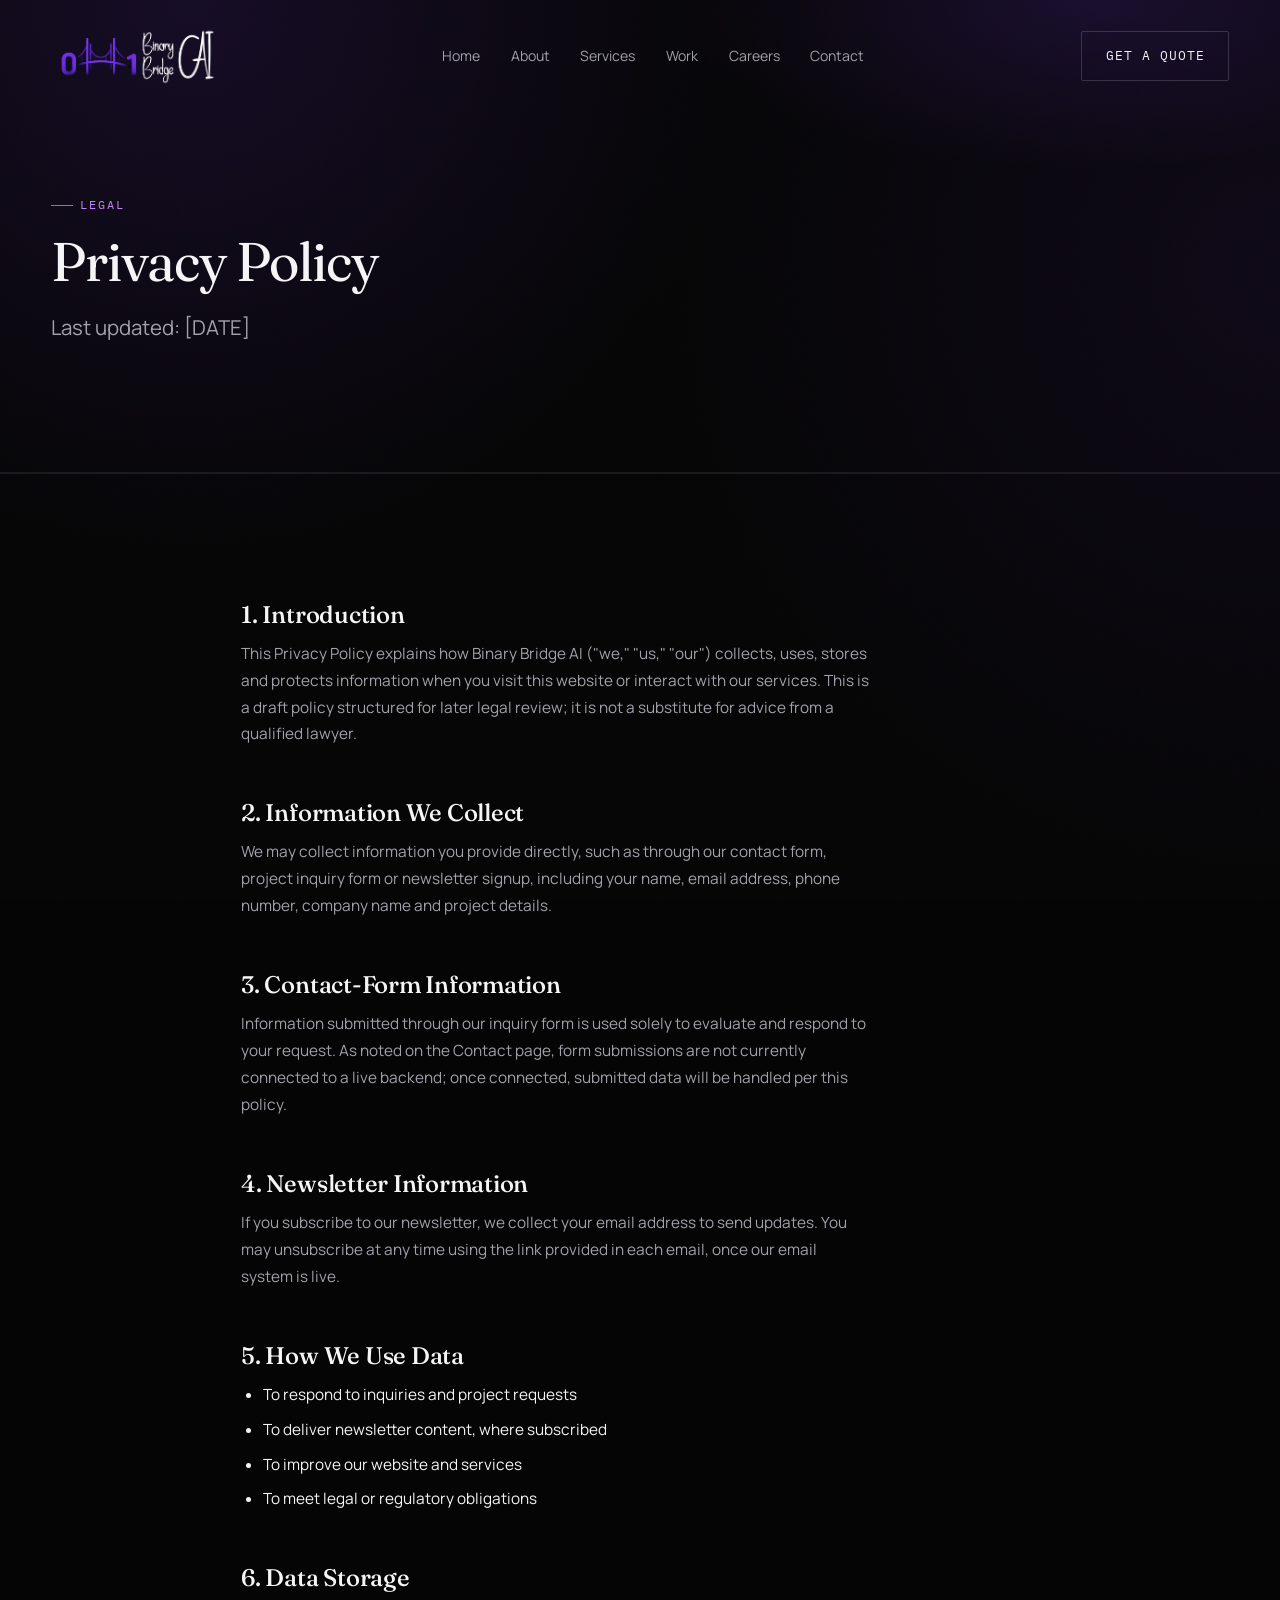
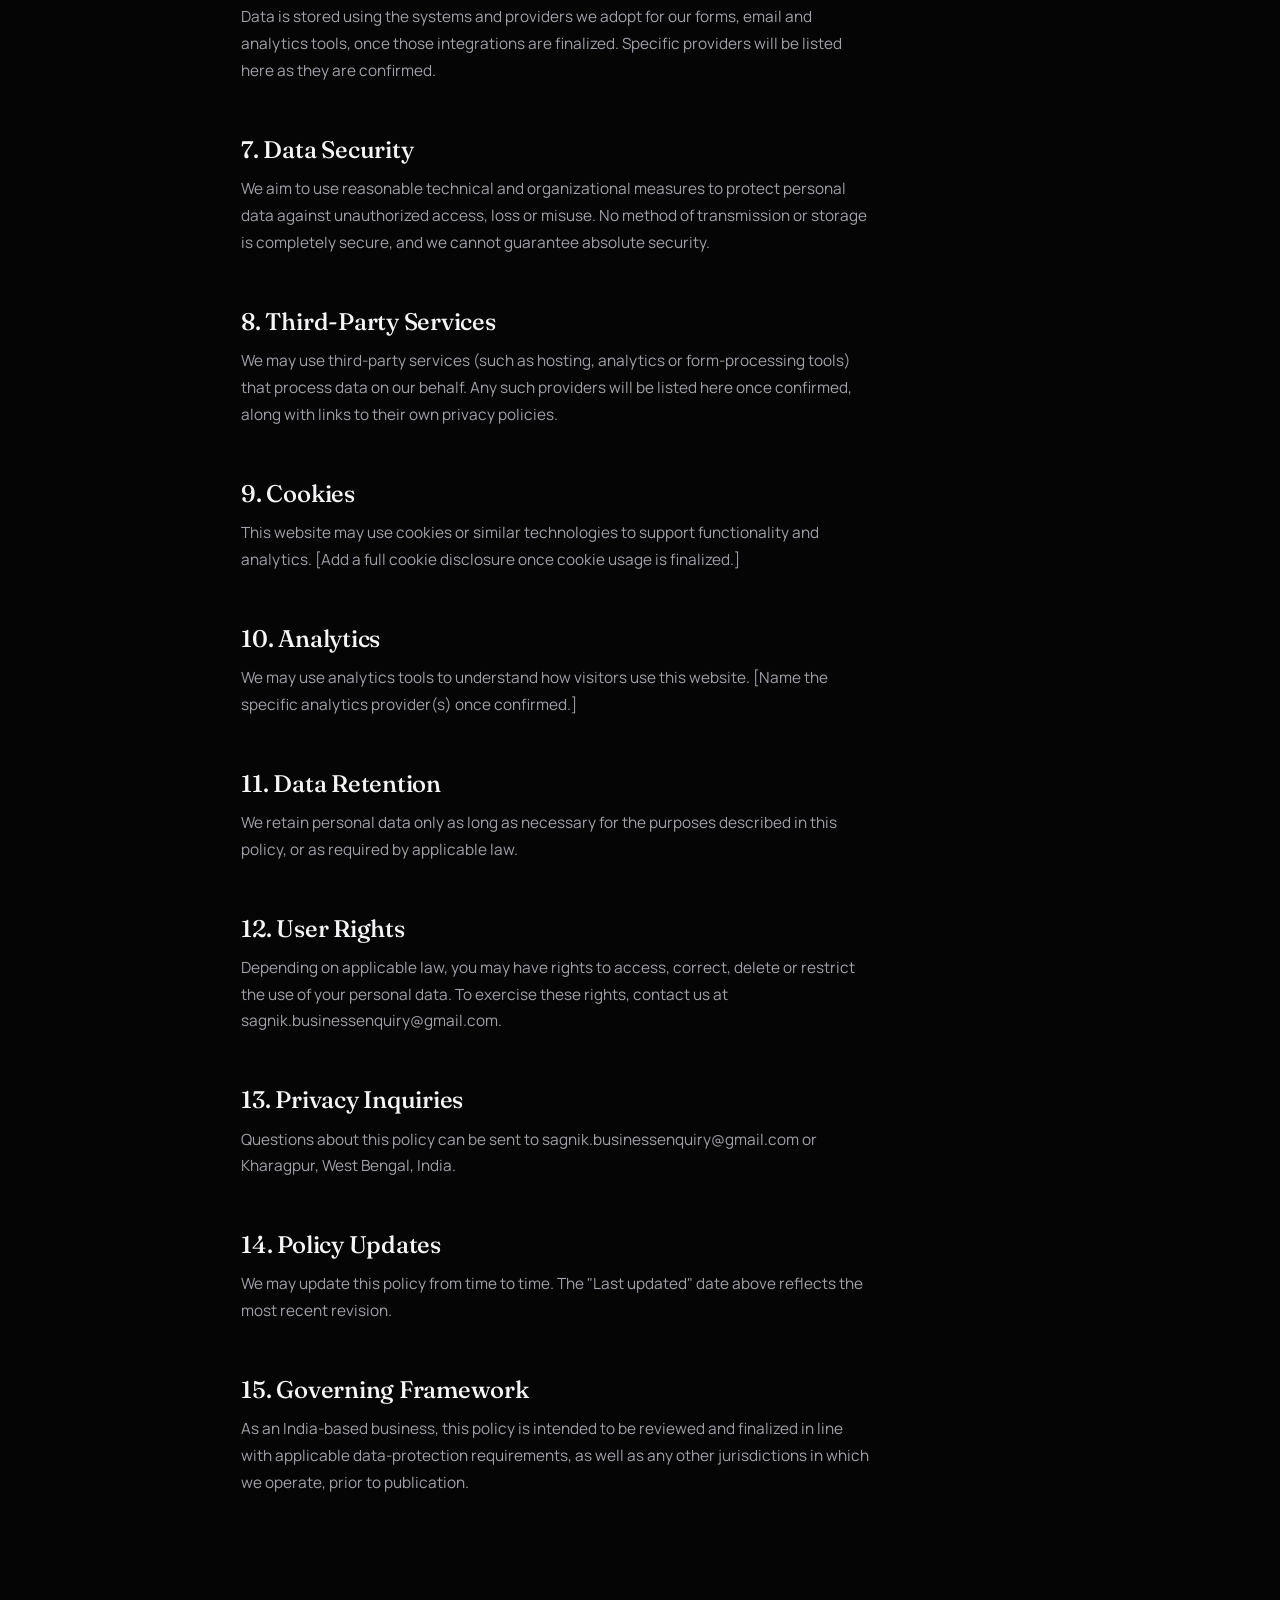
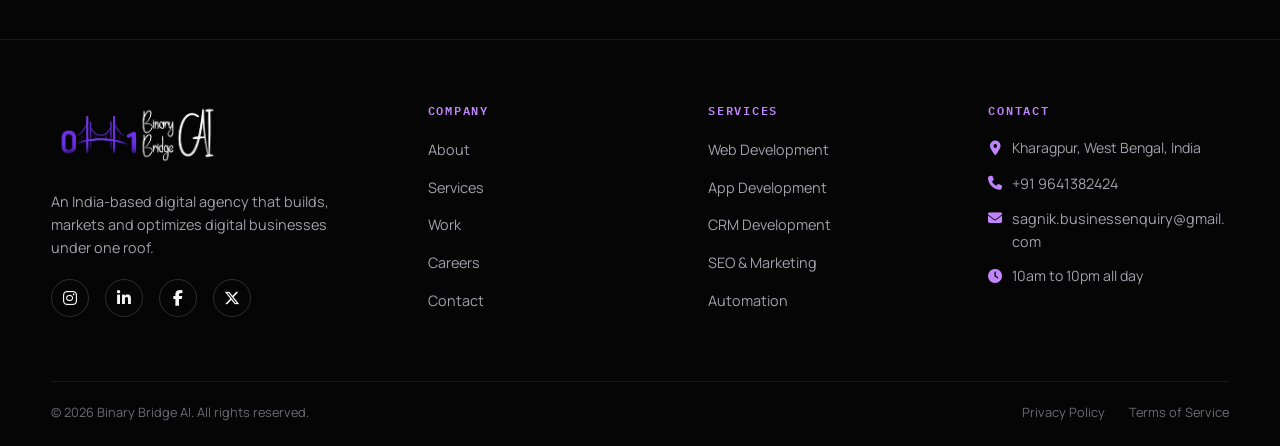
<file: privacy-policy.html>
<!DOCTYPE html>
<html lang="en">
<head>
<meta charset="UTF-8">
<meta name="viewport" content="width=device-width, initial-scale=1.0">
<title>Privacy Policy — Binary Bridge AI</title>
<meta name="description" content="Privacy Policy for Binary Bridge AI.">
<link rel="canonical" href="https://binarybridge.ai/privacy-policy.html">
<link rel="preconnect" href="https://fonts.googleapis.com">
<link rel="preconnect" href="https://fonts.gstatic.com" crossorigin>
<link href="https://fonts.googleapis.com/css2?family=Fraunces:ital,opsz,wght@0,9..144,300;0,9..144,400;0,9..144,500;1,9..144,400&family=Manrope:wght@400;500;600;700;800&family=IBM+Plex+Mono:wght@400;500&display=swap" rel="stylesheet">
<link rel="stylesheet" href="https://cdnjs.cloudflare.com/ajax/libs/font-awesome/6.5.1/css/all.min.css">
<link rel="icon" type="image/png" href="assets/logos/favicon.png">
<link rel="apple-touch-icon" href="assets/logos/favicon.png">
<link rel="stylesheet" href="css/style.css">
<style>
  .legal h2{ font-size:1.5rem; margin-top:52px; margin-bottom:14px; }
  .legal h2:first-child{ margin-top:0; }
  .legal p, .legal li{ font-size:.96rem; line-height:1.75; margin-bottom:14px; max-width:70ch; }
  .legal ul{ list-style:disc; padding-left:22px; }
  .legal ul li{ margin-bottom:8px; }
</style>
</head>
<body>
<a class="skip-link" href="#main">Skip to content</a>
<div class="grain" aria-hidden="true"></div>

<header class="site-header">
  <div class="container header-inner">
    <a href="index.html" class="logo"><img src="assets/logos/logo.png" alt="Binary Bridge AI" class="logo-img"></a>
    <nav class="main-nav" aria-label="Primary">
      <ul>
        <li><a href="index.html">Home</a></li>
        <li><a href="about.html">About</a></li>
        <li><a href="services.html">Services</a></li>
        <li><a href="work.html">Work</a></li>
        <li><a href="careers.html">Careers</a></li>
        <li><a href="contact.html">Contact</a></li>
      </ul>
    </nav>
    <div class="header-actions">
      <a href="contact.html" class="btn btn-secondary">Get a Quote</a>
      <button class="nav-toggle" aria-label="Open menu" aria-expanded="false">
        <span></span><span></span><span></span>
      </button>
    </div>
  </div>
</header>

<div class="mobile-nav" id="mobile-nav">
  <button class="mobile-nav-close" id="mobile-nav-close" aria-label="Close menu">&times;</button>
  <div class="mobile-nav-inner">
    <nav class="mobile-nav-menu" aria-label="Mobile">
      <ul>
        <li><a href="index.html"><span>01</span> Home</a></li>
        <li><a href="about.html"><span>02</span> About</a></li>
        <li><a href="services.html"><span>03</span> Services</a></li>
        <li><a href="work.html"><span>04</span> Work</a></li>
        <li><a href="careers.html"><span>05</span> Careers</a></li>
        <li><a href="contact.html"><span>06</span> Contact</a></li>
      </ul>
    </nav>
    <div class="mobile-nav-footer">
      <div class="mobile-nav-info">
        <span>Direct Contact</span>
        <a href="mailto:hello@binarybridge.ai">hello@binarybridge.ai</a>
      </div>
      <a href="contact.html" class="btn btn-primary btn-large">Start a Project &rarr;</a>
    </div>
  </div>
</div>

<main id="main">
  <section class="page-hero">
    <div class="container">
      <span class="eyebrow">Legal</span>
      <h1 style="max-width:none; font-size:clamp(2.2rem,5vw,3.4rem);">Privacy Policy</h1>
      <p class="lede">Last updated: [DATE]</p>
    </div>
  </section>

  <section class="section legal" style="border-top:1px solid var(--border);">
    <div class="container" style="max-width:900px;">

      <h2>1. Introduction</h2>
      <p>This Privacy Policy explains how Binary Bridge AI ("we," "us," "our") collects, uses, stores and protects information when you visit this website or interact with our services. This is a draft policy structured for later legal review; it is not a substitute for advice from a qualified lawyer.</p>

      <h2>2. Information We Collect</h2>
      <p>We may collect information you provide directly, such as through our contact form, project inquiry form or newsletter signup, including your name, email address, phone number, company name and project details.</p>

      <h2>3. Contact-Form Information</h2>
      <p>Information submitted through our inquiry form is used solely to evaluate and respond to your request. As noted on the Contact page, form submissions are not currently connected to a live backend; once connected, submitted data will be handled per this policy.</p>

      <h2>4. Newsletter Information</h2>
      <p>If you subscribe to our newsletter, we collect your email address to send updates. You may unsubscribe at any time using the link provided in each email, once our email system is live.</p>

      <h2>5. How We Use Data</h2>
      <ul>
        <li>To respond to inquiries and project requests</li>
        <li>To deliver newsletter content, where subscribed</li>
        <li>To improve our website and services</li>
        <li>To meet legal or regulatory obligations</li>
      </ul>

      <h2>6. Data Storage</h2>
      <p>Data is stored using the systems and providers we adopt for our forms, email and analytics tools, once those integrations are finalized. Specific providers will be listed here as they are confirmed.</p>

      <h2>7. Data Security</h2>
      <p>We aim to use reasonable technical and organizational measures to protect personal data against unauthorized access, loss or misuse. No method of transmission or storage is completely secure, and we cannot guarantee absolute security.</p>

      <h2>8. Third-Party Services</h2>
      <p>We may use third-party services (such as hosting, analytics or form-processing tools) that process data on our behalf. Any such providers will be listed here once confirmed, along with links to their own privacy policies.</p>

      <h2>9. Cookies</h2>
      <p>This website may use cookies or similar technologies to support functionality and analytics. [Add a full cookie disclosure once cookie usage is finalized.]</p>

      <h2>10. Analytics</h2>
      <p>We may use analytics tools to understand how visitors use this website. [Name the specific analytics provider(s) once confirmed.]</p>

      <h2>11. Data Retention</h2>
      <p>We retain personal data only as long as necessary for the purposes described in this policy, or as required by applicable law.</p>

      <h2>12. User Rights</h2>
      <p>Depending on applicable law, you may have rights to access, correct, delete or restrict the use of your personal data. To exercise these rights, contact us at <a href="mailto:sagnik.businessenquiry@gmail.com">sagnik.businessenquiry@gmail.com</a>.</p>

      <h2>13. Privacy Inquiries</h2>
      <p>Questions about this policy can be sent to <a href="mailto:sagnik.businessenquiry@gmail.com">sagnik.businessenquiry@gmail.com</a> or Kharagpur, West Bengal, India.</p>

      <h2>14. Policy Updates</h2>
      <p>We may update this policy from time to time. The "Last updated" date above reflects the most recent revision.</p>

      <h2>15. Governing Framework</h2>
      <p>As an India-based business, this policy is intended to be reviewed and finalized in line with applicable data-protection requirements, as well as any other jurisdictions in which we operate, prior to publication.</p>

    </div>
  </section>
</main>

<footer class="site-footer">
  <div class="container">
    <div class="footer-top">
      <div class="footer-brand">
        <a href="index.html" class="logo"><img src="assets/logos/logo.png" alt="Binary Bridge AI" class="logo-img"></a>
        <p>An India-based digital agency that builds, markets and optimizes digital businesses under one roof.</p>
        <div class="footer-social">
          <a href="[SOCIAL LINK]" aria-label="Instagram"><i class="fa-brands fa-instagram"></i></a>
          <a href="[SOCIAL LINK]" aria-label="LinkedIn"><i class="fa-brands fa-linkedin-in"></i></a>
          <a href="[SOCIAL LINK]" aria-label="Facebook"><i class="fa-brands fa-facebook-f"></i></a>
          <a href="[SOCIAL LINK]" aria-label="X"><i class="fa-brands fa-x-twitter"></i></a>
        </div>
      </div>
      <div class="footer-col">
        <h4>Company</h4>
        <ul>
          <li><a href="about.html">About</a></li>
          <li><a href="services.html">Services</a></li>
          <li><a href="work.html">Work</a></li>
          <li><a href="careers.html">Careers</a></li>
          <li><a href="contact.html">Contact</a></li>
        </ul>
      </div>
      <div class="footer-col">
        <h4>Services</h4>
        <ul>
          <li><a href="services.html#build">Web Development</a></li>
          <li><a href="services.html#build">App Development</a></li>
          <li><a href="services.html#build">CRM Development</a></li>
          <li><a href="services.html#market">SEO &amp; Marketing</a></li>
          <li><a href="services.html#optimize">Automation</a></li>
        </ul>
      </div>
      <div class="footer-col">
        <h4>Contact</h4>
        <ul class="footer-contact-list">
          <li><i class="fa-solid fa-location-dot" aria-hidden="true"></i> <span>Kharagpur, West Bengal, India</span></li>
          <li><i class="fa-solid fa-phone" aria-hidden="true"></i> <a href="tel:+919641382424">+91 9641382424</a></li>
          <li><i class="fa-solid fa-envelope" aria-hidden="true"></i> <a href="mailto:sagnik.businessenquiry@gmail.com">sagnik.businessenquiry@gmail.com</a></li>
          <li><i class="fa-solid fa-clock" aria-hidden="true"></i> <span>10am to 10pm all day</span></li>
        </ul>
      </div>
    </div>
    <div class="footer-bottom">
      <p>© <span data-year></span> Binary Bridge AI. All rights reserved.</p>
      <div class="footer-legal">
        <a href="privacy-policy.html">Privacy Policy</a>
        <a href="terms-of-service.html">Terms of Service</a>
      </div>
    </div>
  </div>
</footer>

<script src="js/main.js" defer></script>
</body>
</html>
</file>
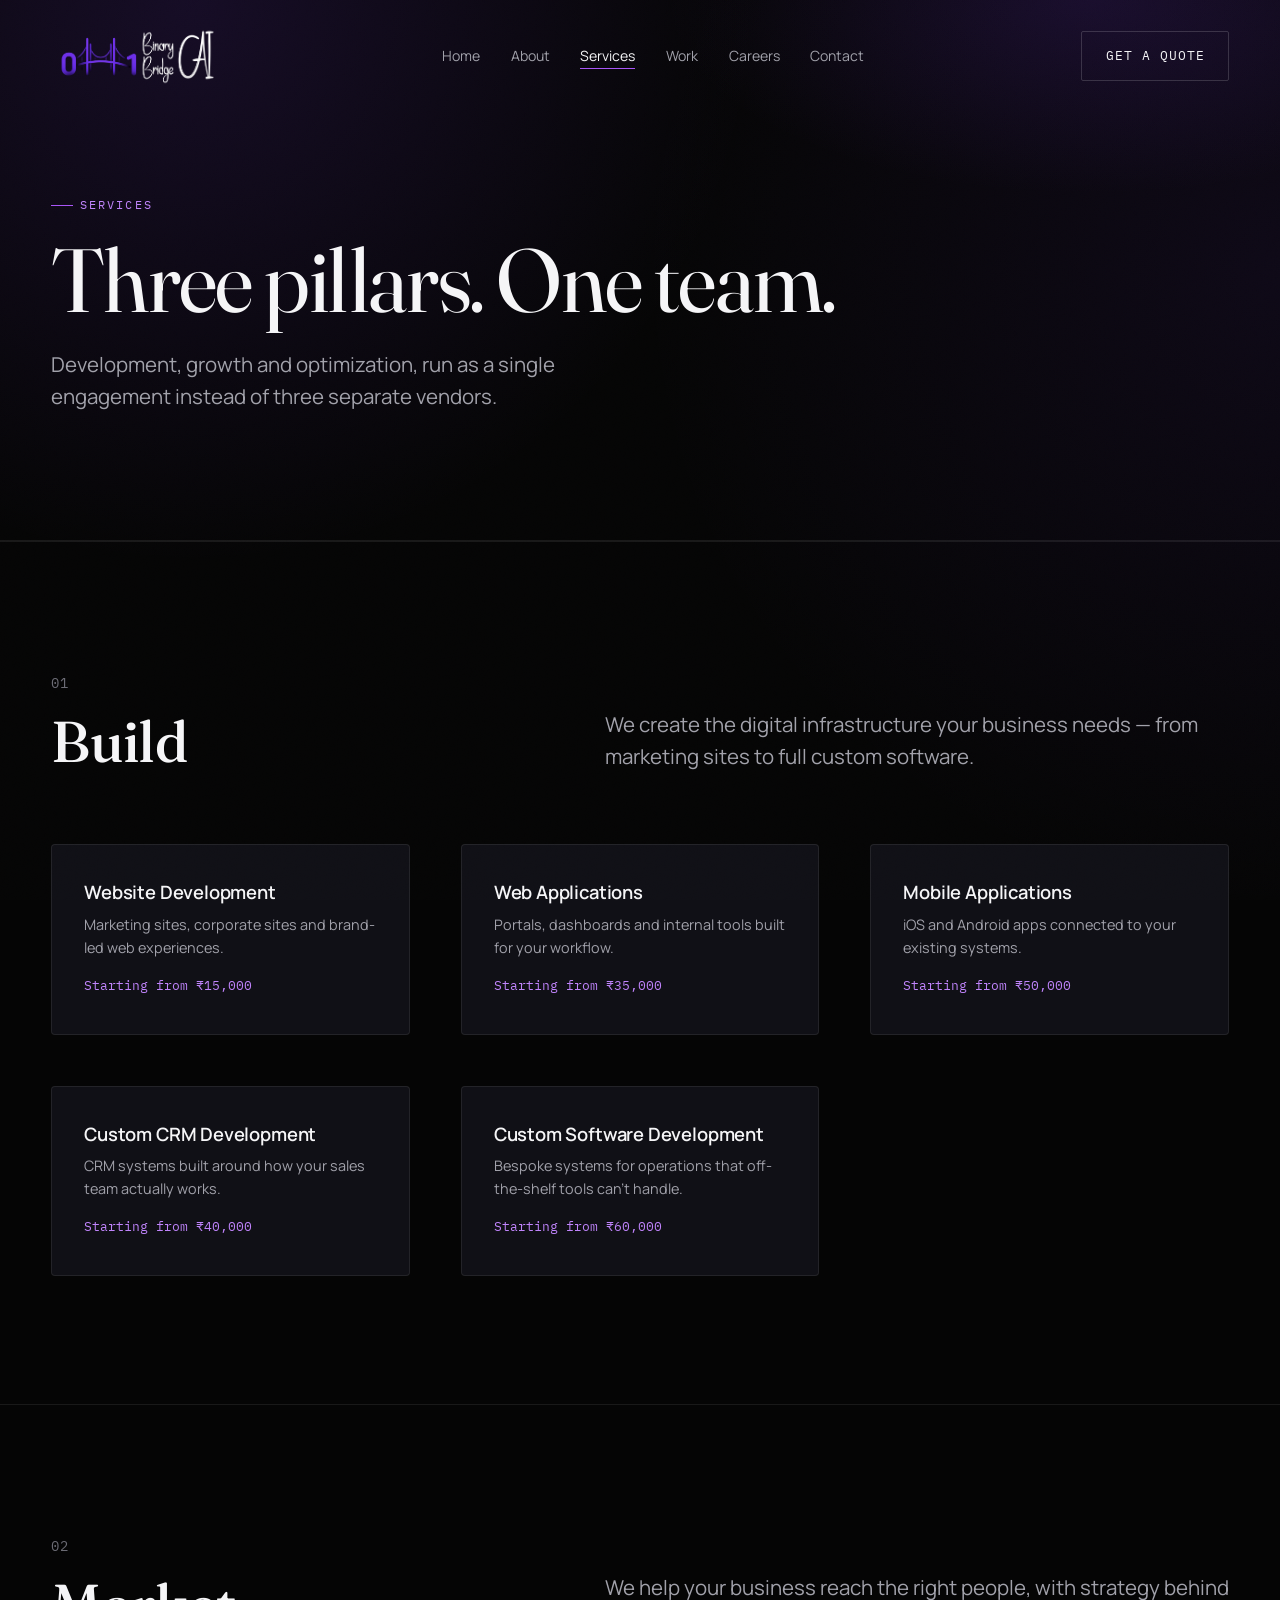
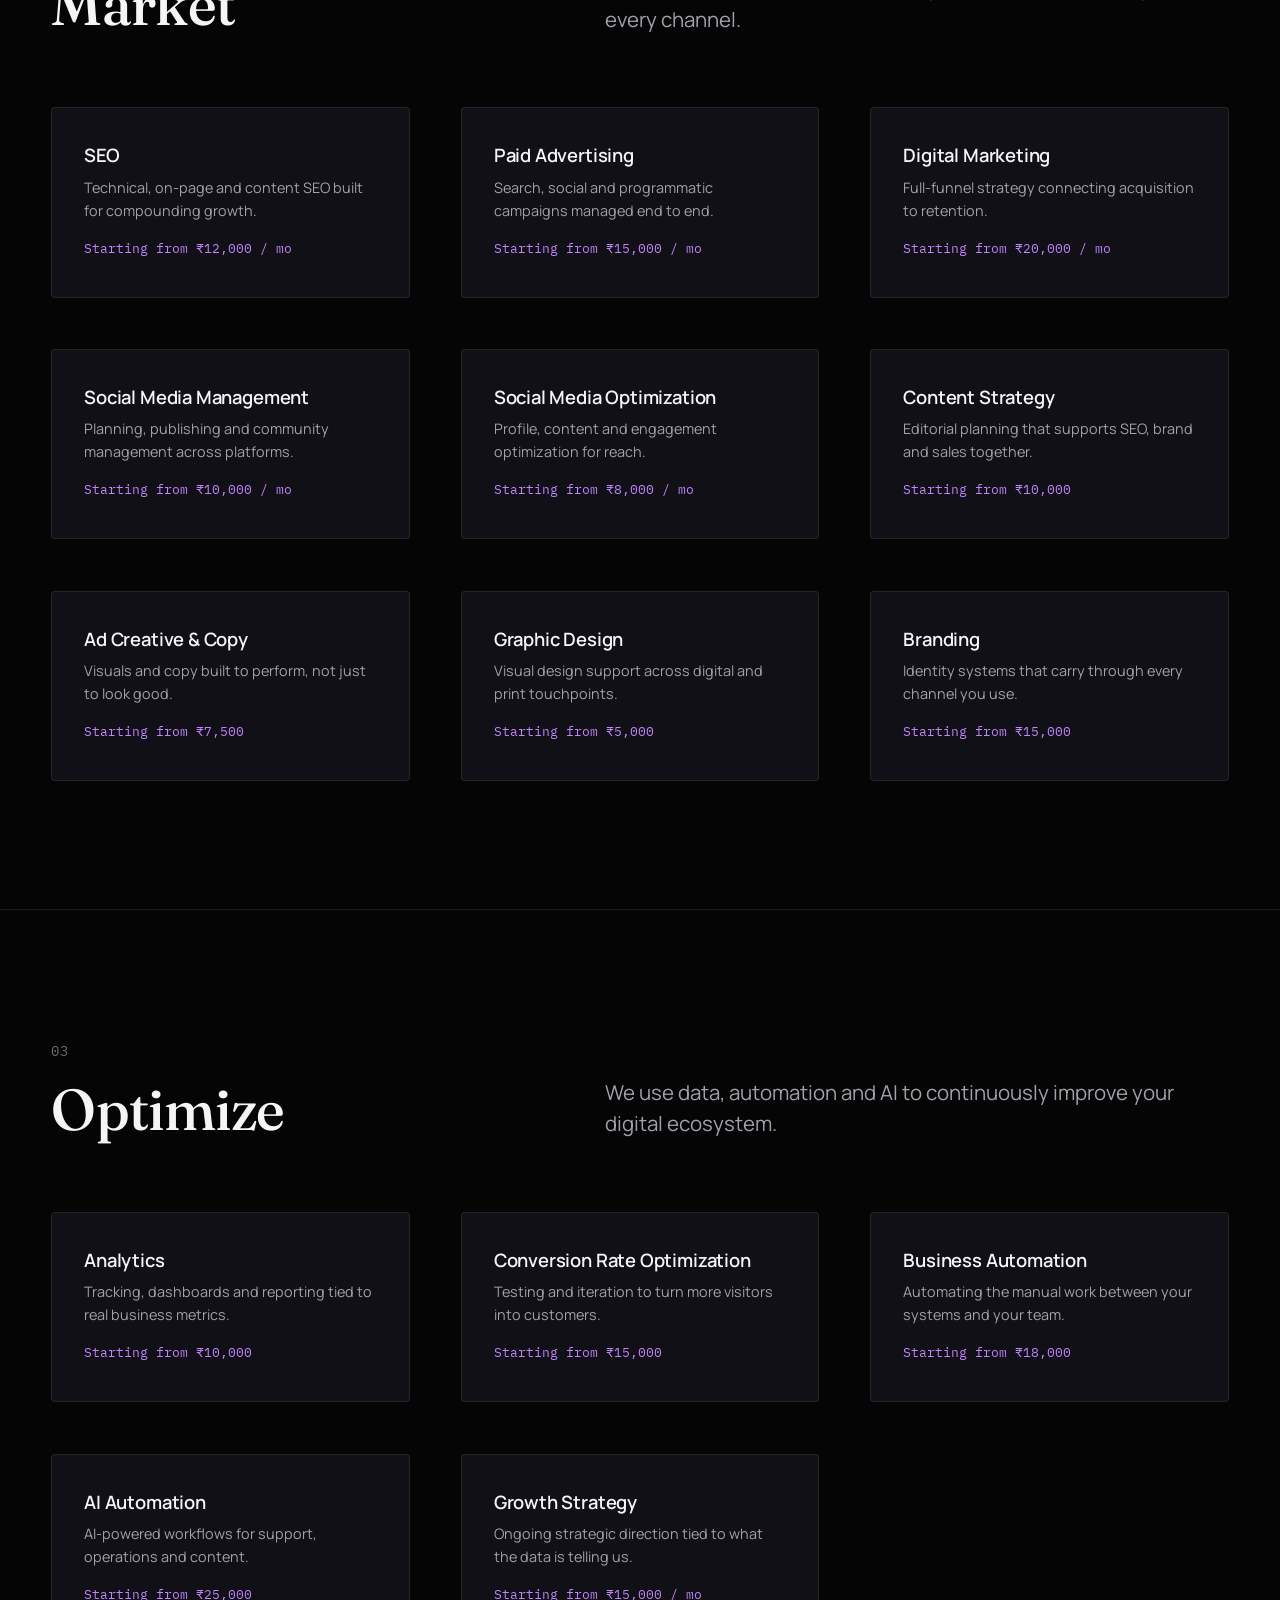
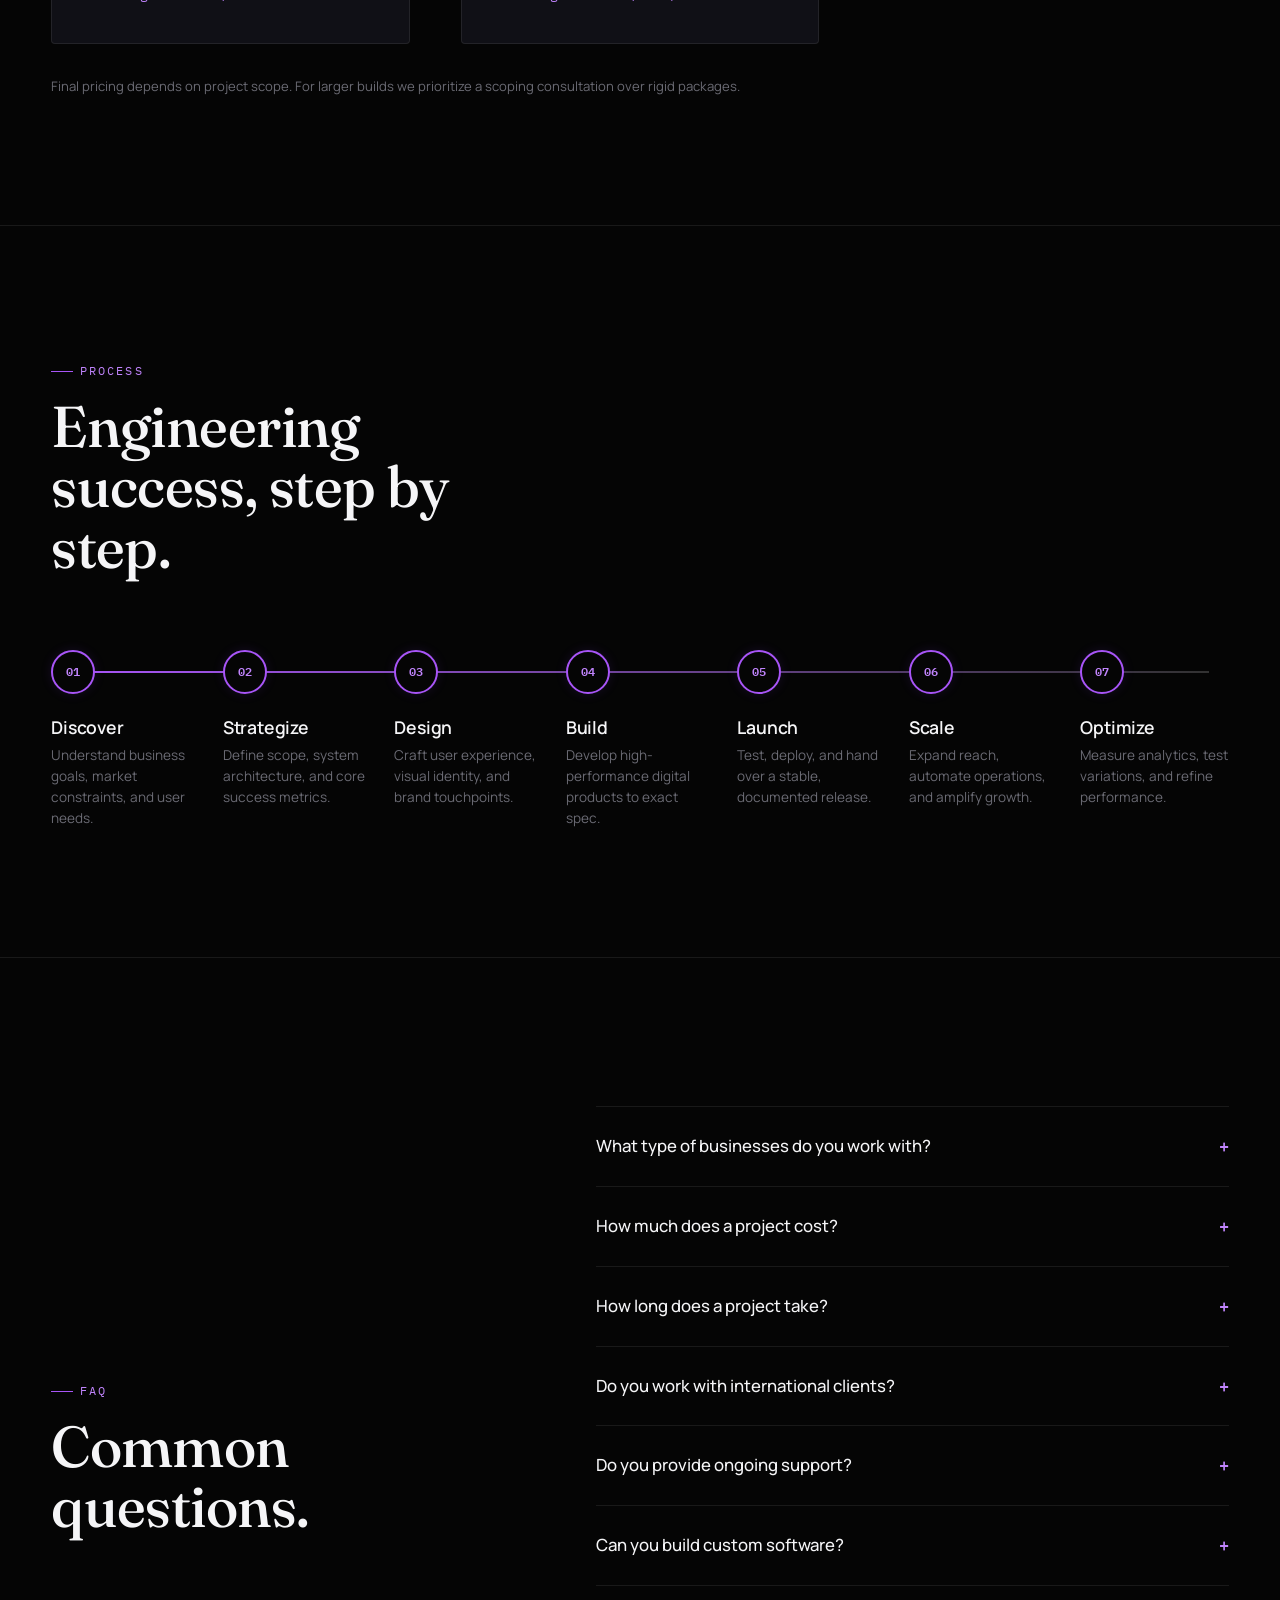
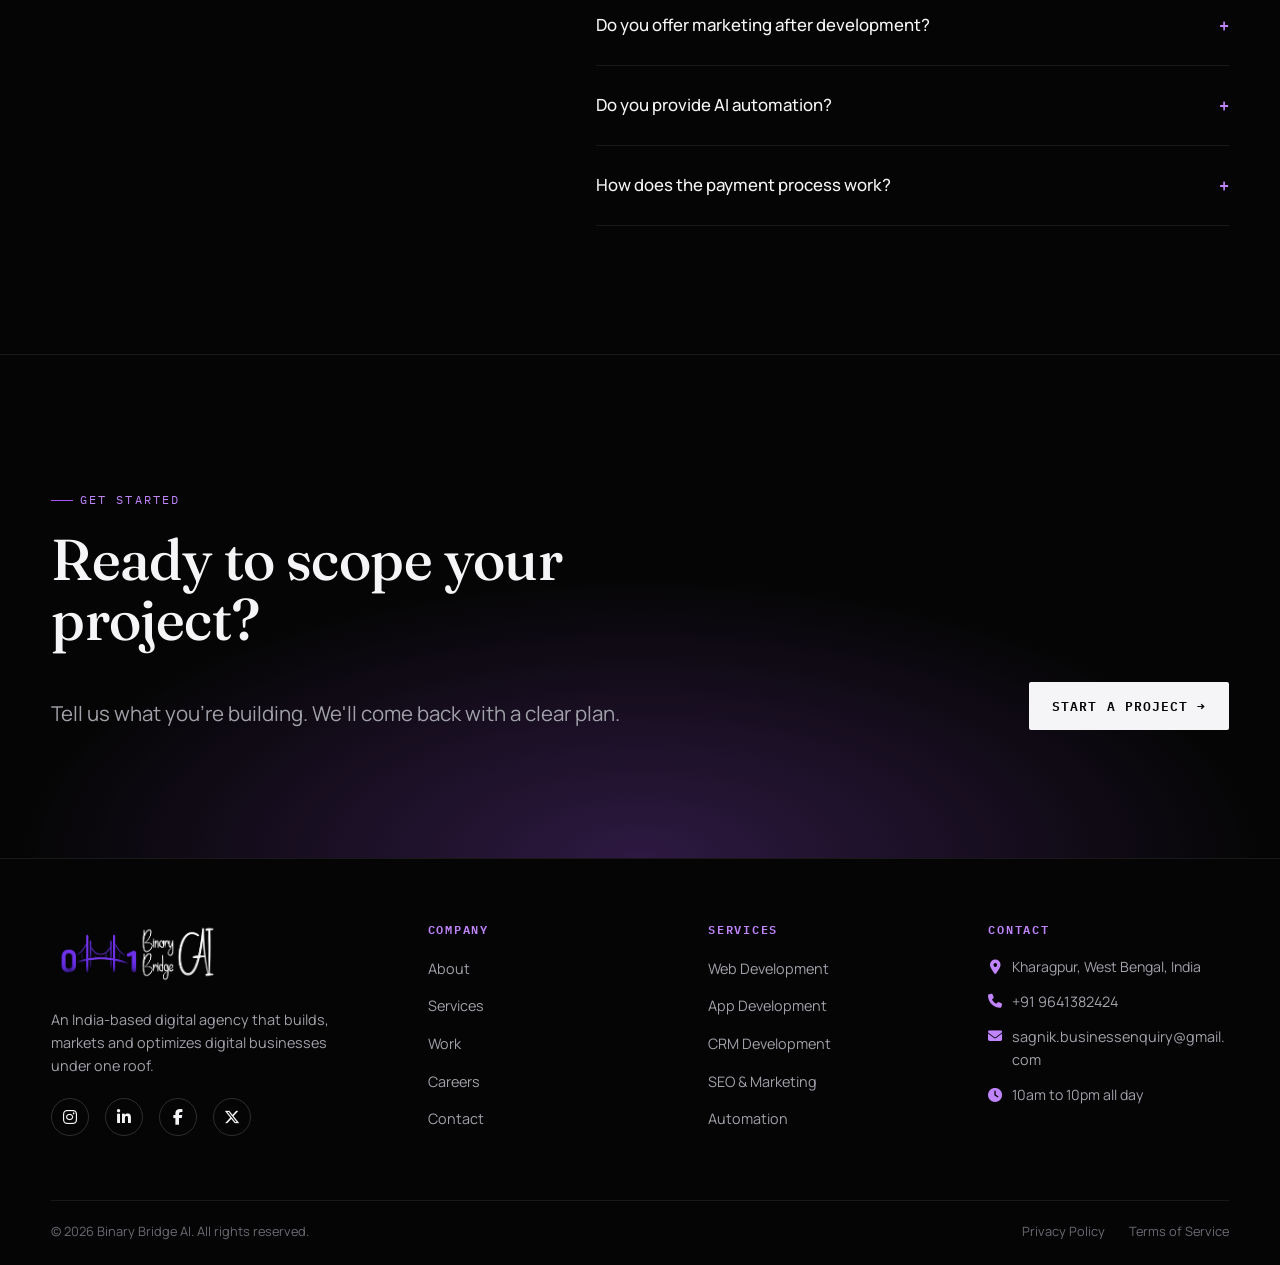
<file: services.html>
<!DOCTYPE html>
<html lang="en">
<head>
<meta charset="UTF-8">
<meta name="viewport" content="width=device-width, initial-scale=1.0">
<title>Services — Binary Bridge AI</title>
<meta name="description" content="Digital development, digital growth and optimization &amp; automation services from Binary Bridge AI, an India-based digital agency.">
<link rel="canonical" href="https://binarybridge.ai/services.html">
<meta property="og:title" content="Services — Binary Bridge AI">
<meta property="og:description" content="Build, market and optimize — development, growth marketing and automation under one roof.">
<meta property="og:type" content="website">
<meta property="og:url" content="https://binarybridge.ai/services.html">
<link rel="preconnect" href="https://fonts.googleapis.com">
<link rel="preconnect" href="https://fonts.gstatic.com" crossorigin>
<link href="https://fonts.googleapis.com/css2?family=Fraunces:ital,opsz,wght@0,9..144,300;0,9..144,400;0,9..144,500;1,9..144,400&family=Manrope:wght@400;500;600;700;800&family=IBM+Plex+Mono:wght@400;500&display=swap" rel="stylesheet">
<link rel="stylesheet" href="https://cdnjs.cloudflare.com/ajax/libs/font-awesome/6.5.1/css/all.min.css">
<link rel="icon" type="image/png" href="assets/logos/favicon.png">
<link rel="apple-touch-icon" href="assets/logos/favicon.png">
<link rel="stylesheet" href="css/style.css">
</head>
<body>
<a class="skip-link" href="#main">Skip to content</a>
<div class="grain" aria-hidden="true"></div>

<header class="site-header">
  <div class="container header-inner">
    <a href="index.html" class="logo"><img src="assets/logos/logo.png" alt="Binary Bridge AI" class="logo-img"></a>
    <nav class="main-nav" aria-label="Primary">
      <ul>
        <li><a href="index.html">Home</a></li>
        <li><a href="about.html">About</a></li>
        <li><a href="services.html" aria-current="page">Services</a></li>
        <li><a href="work.html">Work</a></li>
        <li><a href="careers.html">Careers</a></li>
        <li><a href="contact.html">Contact</a></li>
      </ul>
    </nav>
    <div class="header-actions">
      <a href="contact.html" class="btn btn-secondary">Get a Quote</a>
      <button class="nav-toggle" aria-label="Open menu" aria-expanded="false">
        <span></span><span></span><span></span>
      </button>
    </div>
  </div>
</header>

<div class="mobile-nav" id="mobile-nav">
  <button class="mobile-nav-close" id="mobile-nav-close" aria-label="Close menu">&times;</button>
  <div class="mobile-nav-inner">
    <nav class="mobile-nav-menu" aria-label="Mobile">
      <ul>
        <li><a href="index.html"><span>01</span> Home</a></li>
        <li><a href="about.html"><span>02</span> About</a></li>
        <li><a href="services.html"><span>03</span> Services</a></li>
        <li><a href="work.html"><span>04</span> Work</a></li>
        <li><a href="careers.html"><span>05</span> Careers</a></li>
        <li><a href="contact.html"><span>06</span> Contact</a></li>
      </ul>
    </nav>
    <div class="mobile-nav-footer">
      <div class="mobile-nav-info">
        <span>Direct Contact</span>
        <a href="mailto:hello@binarybridge.ai">hello@binarybridge.ai</a>
      </div>
      <a href="contact.html" class="btn btn-primary btn-large">Start a Project &rarr;</a>
    </div>
  </div>
</div>

<main id="main">

  <section class="page-hero">
    <div class="container">
      <span class="eyebrow">Services</span>
      <h1>Three pillars. One team.</h1>
      <p class="lede">Development, growth and optimization, run as a single engagement instead of three separate vendors.</p>
    </div>
  </section>

  <!-- BUILD -->
  <section class="section" id="build" style="border-top:1px solid var(--border);">
    <div class="container">
      <div class="section-head" data-reveal>
        <div>
          <span class="num">01</span>
          <h2 style="margin-top:16px;">Build</h2>
        </div>
        <p class="lede">We create the digital infrastructure your business needs — from marketing sites to full custom software.</p>
      </div>
      <div class="grid grid-3" data-reveal>
        <div class="card"><h4>Website Development</h4><p style="margin-top:10px; font-size:.9rem;">Marketing sites, corporate sites and brand-led web experiences.</p><p style="margin-top:16px; color:var(--purple-light); font-family:var(--font-mono); font-size:.82rem;">Starting from ₹15,000</p></div>
        <div class="card"><h4>Web Applications</h4><p style="margin-top:10px; font-size:.9rem;">Portals, dashboards and internal tools built for your workflow.</p><p style="margin-top:16px; color:var(--purple-light); font-family:var(--font-mono); font-size:.82rem;">Starting from ₹35,000</p></div>
        <div class="card"><h4>Mobile Applications</h4><p style="margin-top:10px; font-size:.9rem;">iOS and Android apps connected to your existing systems.</p><p style="margin-top:16px; color:var(--purple-light); font-family:var(--font-mono); font-size:.82rem;">Starting from ₹50,000</p></div>
        <div class="card"><h4>Custom CRM Development</h4><p style="margin-top:10px; font-size:.9rem;">CRM systems built around how your sales team actually works.</p><p style="margin-top:16px; color:var(--purple-light); font-family:var(--font-mono); font-size:.82rem;">Starting from ₹40,000</p></div>
        <div class="card"><h4>Custom Software Development</h4><p style="margin-top:10px; font-size:.9rem;">Bespoke systems for operations that off-the-shelf tools can't handle.</p><p style="margin-top:16px; color:var(--purple-light); font-family:var(--font-mono); font-size:.82rem;">Starting from ₹60,000</p></div>
      </div>
    </div>
  </section>

  <!-- MARKET -->
  <section class="section" id="market" style="border-top:1px solid var(--border);">
    <div class="container">
      <div class="section-head" data-reveal>
        <div>
          <span class="num">02</span>
          <h2 style="margin-top:16px;">Market</h2>
        </div>
        <p class="lede">We help your business reach the right people, with strategy behind every channel.</p>
      </div>
      <div class="grid grid-3" data-reveal>
        <div class="card"><h4>SEO</h4><p style="margin-top:10px; font-size:.9rem;">Technical, on-page and content SEO built for compounding growth.</p><p style="margin-top:16px; color:var(--purple-light); font-family:var(--font-mono); font-size:.82rem;">Starting from ₹12,000 / mo</p></div>
        <div class="card"><h4>Paid Advertising</h4><p style="margin-top:10px; font-size:.9rem;">Search, social and programmatic campaigns managed end to end.</p><p style="margin-top:16px; color:var(--purple-light); font-family:var(--font-mono); font-size:.82rem;">Starting from ₹15,000 / mo</p></div>
        <div class="card"><h4>Digital Marketing</h4><p style="margin-top:10px; font-size:.9rem;">Full-funnel strategy connecting acquisition to retention.</p><p style="margin-top:16px; color:var(--purple-light); font-family:var(--font-mono); font-size:.82rem;">Starting from ₹20,000 / mo</p></div>
        <div class="card"><h4>Social Media Management</h4><p style="margin-top:10px; font-size:.9rem;">Planning, publishing and community management across platforms.</p><p style="margin-top:16px; color:var(--purple-light); font-family:var(--font-mono); font-size:.82rem;">Starting from ₹10,000 / mo</p></div>
        <div class="card"><h4>Social Media Optimization</h4><p style="margin-top:10px; font-size:.9rem;">Profile, content and engagement optimization for reach.</p><p style="margin-top:16px; color:var(--purple-light); font-family:var(--font-mono); font-size:.82rem;">Starting from ₹8,000 / mo</p></div>
        <div class="card"><h4>Content Strategy</h4><p style="margin-top:10px; font-size:.9rem;">Editorial planning that supports SEO, brand and sales together.</p><p style="margin-top:16px; color:var(--purple-light); font-family:var(--font-mono); font-size:.82rem;">Starting from ₹10,000</p></div>
        <div class="card"><h4>Ad Creative &amp; Copy</h4><p style="margin-top:10px; font-size:.9rem;">Visuals and copy built to perform, not just to look good.</p><p style="margin-top:16px; color:var(--purple-light); font-family:var(--font-mono); font-size:.82rem;">Starting from ₹7,500</p></div>
        <div class="card"><h4>Graphic Design</h4><p style="margin-top:10px; font-size:.9rem;">Visual design support across digital and print touchpoints.</p><p style="margin-top:16px; color:var(--purple-light); font-family:var(--font-mono); font-size:.82rem;">Starting from ₹5,000</p></div>
        <div class="card"><h4>Branding</h4><p style="margin-top:10px; font-size:.9rem;">Identity systems that carry through every channel you use.</p><p style="margin-top:16px; color:var(--purple-light); font-family:var(--font-mono); font-size:.82rem;">Starting from ₹15,000</p></div>
      </div>
    </div>
  </section>

  <!-- OPTIMIZE -->
  <section class="section" id="optimize" style="border-top:1px solid var(--border);">
    <div class="container">
      <div class="section-head" data-reveal>
        <div>
          <span class="num">03</span>
          <h2 style="margin-top:16px;">Optimize</h2>
        </div>
        <p class="lede">We use data, automation and AI to continuously improve your digital ecosystem.</p>
      </div>
      <div class="grid grid-3" data-reveal>
        <div class="card"><h4>Analytics</h4><p style="margin-top:10px; font-size:.9rem;">Tracking, dashboards and reporting tied to real business metrics.</p><p style="margin-top:16px; color:var(--purple-light); font-family:var(--font-mono); font-size:.82rem;">Starting from ₹10,000</p></div>
        <div class="card"><h4>Conversion Rate Optimization</h4><p style="margin-top:10px; font-size:.9rem;">Testing and iteration to turn more visitors into customers.</p><p style="margin-top:16px; color:var(--purple-light); font-family:var(--font-mono); font-size:.82rem;">Starting from ₹15,000</p></div>
        <div class="card"><h4>Business Automation</h4><p style="margin-top:10px; font-size:.9rem;">Automating the manual work between your systems and your team.</p><p style="margin-top:16px; color:var(--purple-light); font-family:var(--font-mono); font-size:.82rem;">Starting from ₹18,000</p></div>
        <div class="card"><h4>AI Automation</h4><p style="margin-top:10px; font-size:.9rem;">AI-powered workflows for support, operations and content.</p><p style="margin-top:16px; color:var(--purple-light); font-family:var(--font-mono); font-size:.82rem;">Starting from ₹25,000</p></div>
        <div class="card"><h4>Growth Strategy</h4><p style="margin-top:10px; font-size:.9rem;">Ongoing strategic direction tied to what the data is telling us.</p><p style="margin-top:16px; color:var(--purple-light); font-family:var(--font-mono); font-size:.82rem;">Starting from ₹15,000 / mo</p></div>
      </div>
      <p class="form-note" data-reveal style="margin-top:32px;">Final pricing depends on project scope. For larger builds we prioritize a scoping consultation over rigid packages.</p>
    </div>
  </section>

  <!-- PROCESS -->
  <section class="section" style="border-top:1px solid var(--border);">
    <div class="container">
      <div class="section-head" data-reveal>
        <div>
          <span class="eyebrow">Process</span>
          <h2>Engineering success, step by step.</h2>
        </div>
      </div>

      <div class="process-timeline" data-reveal>
        <div class="process-milestone">
          <div class="milestone-node">01</div>
          <h3>Discover</h3>
          <p>Understand business goals, market constraints, and user needs.</p>
        </div>
        <div class="process-milestone">
          <div class="milestone-node">02</div>
          <h3>Strategize</h3>
          <p>Define scope, system architecture, and core success metrics.</p>
        </div>
        <div class="process-milestone">
          <div class="milestone-node">03</div>
          <h3>Design</h3>
          <p>Craft user experience, visual identity, and brand touchpoints.</p>
        </div>
        <div class="process-milestone">
          <div class="milestone-node">04</div>
          <h3>Build</h3>
          <p>Develop high-performance digital products to exact spec.</p>
        </div>
        <div class="process-milestone">
          <div class="milestone-node">05</div>
          <h3>Launch</h3>
          <p>Test, deploy, and hand over a stable, documented release.</p>
        </div>
        <div class="process-milestone">
          <div class="milestone-node">06</div>
          <h3>Scale</h3>
          <p>Expand reach, automate operations, and amplify growth.</p>
        </div>
        <div class="process-milestone">
          <div class="milestone-node">07</div>
          <h3>Optimize</h3>
          <p>Measure analytics, test variations, and refine performance.</p>
        </div>
      </div>
    </div>
  </section>

  <!-- FAQ -->
  <section class="section" style="border-top:1px solid var(--border);">
    <div class="container split">
      <div data-reveal>
        <span class="eyebrow">FAQ</span>
        <h2 style="margin-top:16px;">Common questions.</h2>
      </div>
      <div data-reveal>
        <div class="faq-list">
          <div class="faq-item">
            <button class="faq-q">What type of businesses do you work with? <span class="plus">+</span></button>
            <div class="faq-a"><p>We work with established and growing businesses across [industries listed on the Industries section]. Fit matters more to us than company size.</p></div>
          </div>
          <div class="faq-item">
            <button class="faq-q">How much does a project cost? <span class="plus">+</span></button>
            <div class="faq-a"><p>It depends on scope. Starting prices are listed above; final pricing is confirmed after a scoping consultation.</p></div>
          </div>
          <div class="faq-item">
            <button class="faq-q">How long does a project take? <span class="plus">+</span></button>
            <div class="faq-a"><p>Timelines vary by scope. [Add typical timeline ranges once confirmed by the agency.]</p></div>
          </div>
          <div class="faq-item">
            <button class="faq-q">Do you work with international clients? <span class="plus">+</span></button>
            <div class="faq-a"><p>Yes — we're based in Kharagpur, West Bengal, India and work with clients nationally and internationally.</p></div>
          </div>
          <div class="faq-item">
            <button class="faq-q">Do you provide ongoing support? <span class="plus">+</span></button>
            <div class="faq-a"><p>[Confirm the agency's actual support/retainer offering here.]</p></div>
          </div>
          <div class="faq-item">
            <button class="faq-q">Can you build custom software? <span class="plus">+</span></button>
            <div class="faq-a"><p>Yes — custom software and CRM development are core parts of our Build pillar.</p></div>
          </div>
          <div class="faq-item">
            <button class="faq-q">Do you offer marketing after development? <span class="plus">+</span></button>
            <div class="faq-a"><p>Yes — Market and Optimize are designed to continue after a build ships.</p></div>
          </div>
          <div class="faq-item">
            <button class="faq-q">Do you provide AI automation? <span class="plus">+</span></button>
            <div class="faq-a"><p>Yes, as part of our Optimize pillar — see the Automation section above.</p></div>
          </div>
          <div class="faq-item">
            <button class="faq-q">How does the payment process work? <span class="plus">+</span></button>
            <div class="faq-a"><p>Projects are billed in four milestone payments of 25% each — see our Terms of Service for details.</p></div>
          </div>
        </div>
      </div>
    </div>
  </section>

  <section class="section final-cta" style="border-top:1px solid var(--border);">
    <div class="container">
      <span class="eyebrow" data-reveal>Get started</span>
      <h2 data-reveal>Ready to scope your project?</h2>
      <div class="final-cta-row" data-reveal>
        <p class="lede" style="margin:0;">Tell us what you're building. We'll come back with a clear plan.</p>
        <a href="contact.html" class="btn btn-primary">Start a Project →</a>
      </div>
    </div>
  </section>

</main>

<footer class="site-footer">
  <div class="container">
    <div class="footer-top">
      <div class="footer-brand">
        <a href="index.html" class="logo"><img src="assets/logos/logo.png" alt="Binary Bridge AI" class="logo-img"></a>
        <p>An India-based digital agency that builds, markets and optimizes digital businesses under one roof.</p>
        <div class="footer-social">
          <a href="[SOCIAL LINK]" aria-label="Instagram"><i class="fa-brands fa-instagram"></i></a>
          <a href="[SOCIAL LINK]" aria-label="LinkedIn"><i class="fa-brands fa-linkedin-in"></i></a>
          <a href="[SOCIAL LINK]" aria-label="Facebook"><i class="fa-brands fa-facebook-f"></i></a>
          <a href="[SOCIAL LINK]" aria-label="X"><i class="fa-brands fa-x-twitter"></i></a>
        </div>
      </div>
      <div class="footer-col">
        <h4>Company</h4>
        <ul>
          <li><a href="about.html">About</a></li>
          <li><a href="services.html">Services</a></li>
          <li><a href="work.html">Work</a></li>
          <li><a href="careers.html">Careers</a></li>
          <li><a href="contact.html">Contact</a></li>
        </ul>
      </div>
      <div class="footer-col">
        <h4>Services</h4>
        <ul>
          <li><a href="services.html#build">Web Development</a></li>
          <li><a href="services.html#build">App Development</a></li>
          <li><a href="services.html#build">CRM Development</a></li>
          <li><a href="services.html#market">SEO &amp; Marketing</a></li>
          <li><a href="services.html#optimize">Automation</a></li>
        </ul>
      </div>
      <div class="footer-col">
        <h4>Contact</h4>
        <ul class="footer-contact-list">
          <li><i class="fa-solid fa-location-dot" aria-hidden="true"></i> <span>Kharagpur, West Bengal, India</span></li>
          <li><i class="fa-solid fa-phone" aria-hidden="true"></i> <a href="tel:+919641382424">+91 9641382424</a></li>
          <li><i class="fa-solid fa-envelope" aria-hidden="true"></i> <a href="mailto:sagnik.businessenquiry@gmail.com">sagnik.businessenquiry@gmail.com</a></li>
          <li><i class="fa-solid fa-clock" aria-hidden="true"></i> <span>10am to 10pm all day</span></li>
        </ul>
      </div>
    </div>
    <div class="footer-bottom">
      <p>© <span data-year></span> Binary Bridge AI. All rights reserved.</p>
      <div class="footer-legal">
        <a href="privacy-policy.html">Privacy Policy</a>
        <a href="terms-of-service.html">Terms of Service</a>
      </div>
    </div>
  </div>
</footer>

<script src="js/main.js" defer></script>
</body>
</html>
</file>
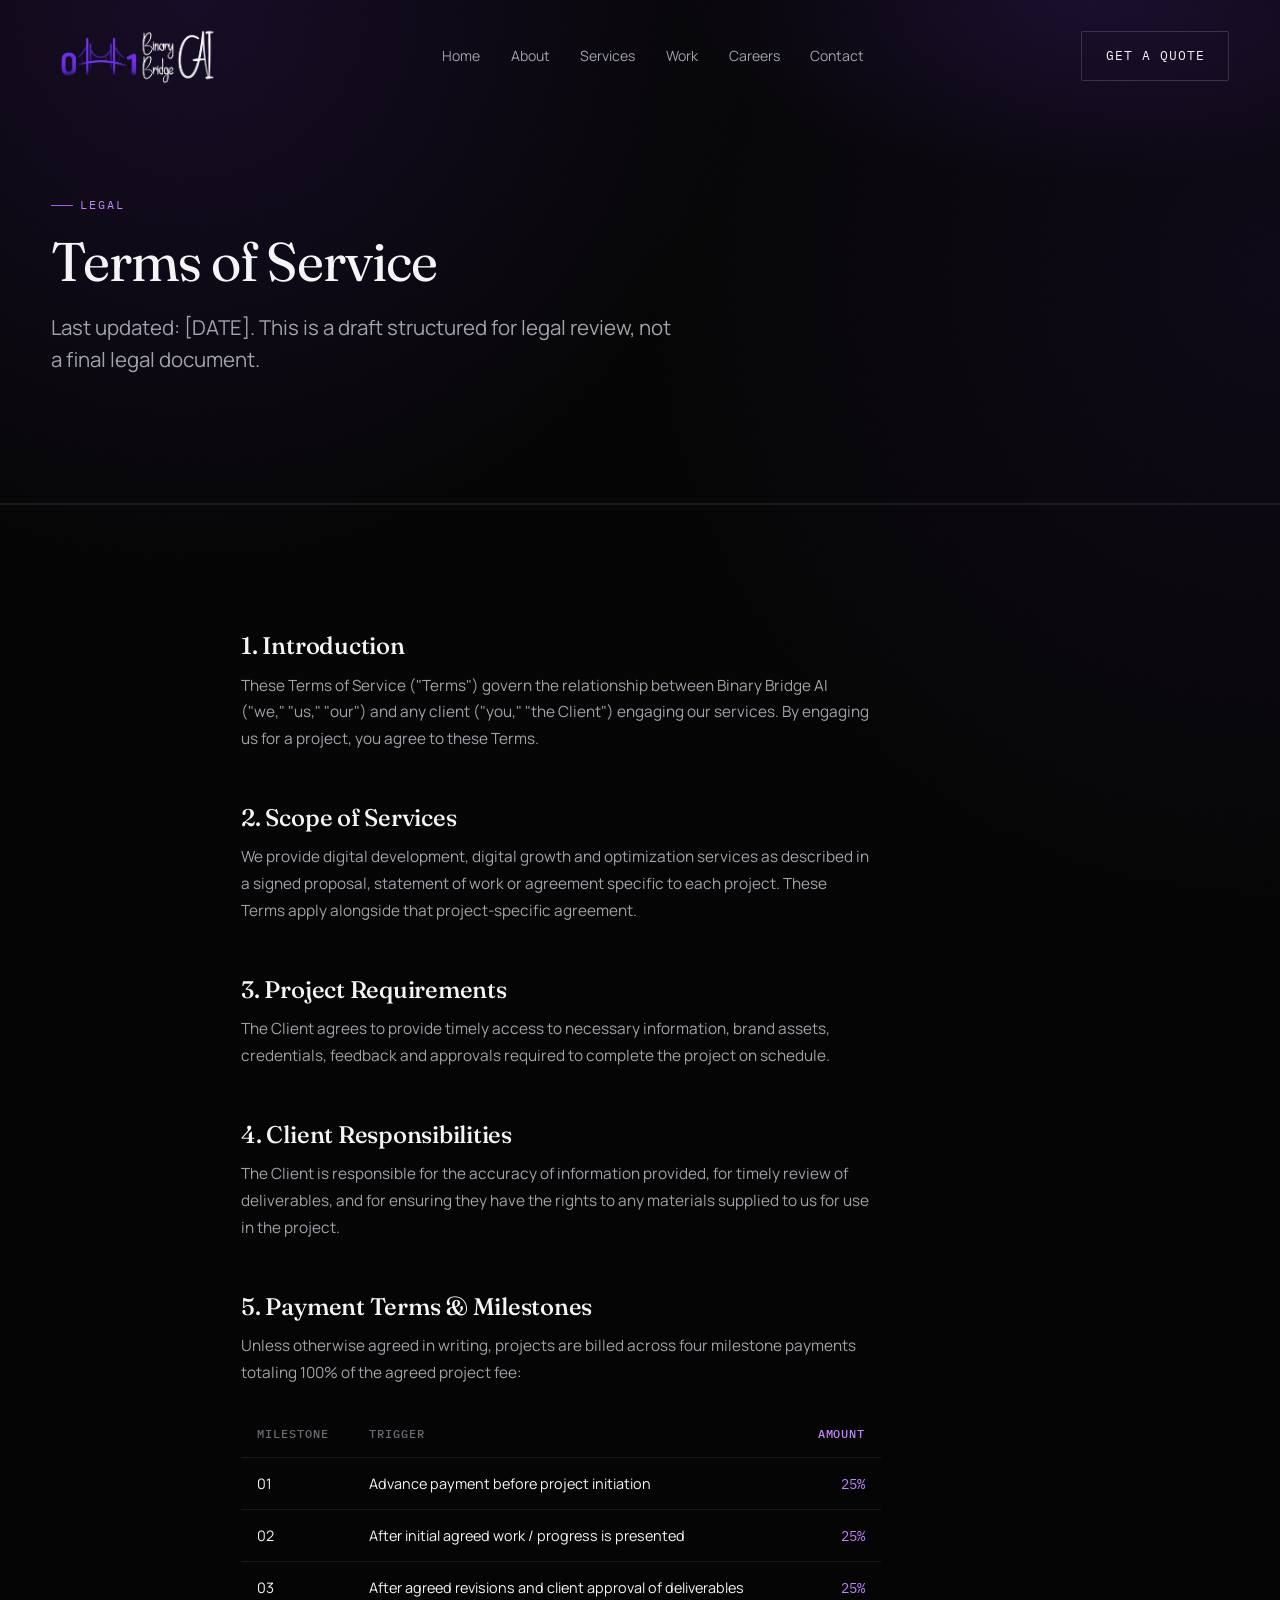
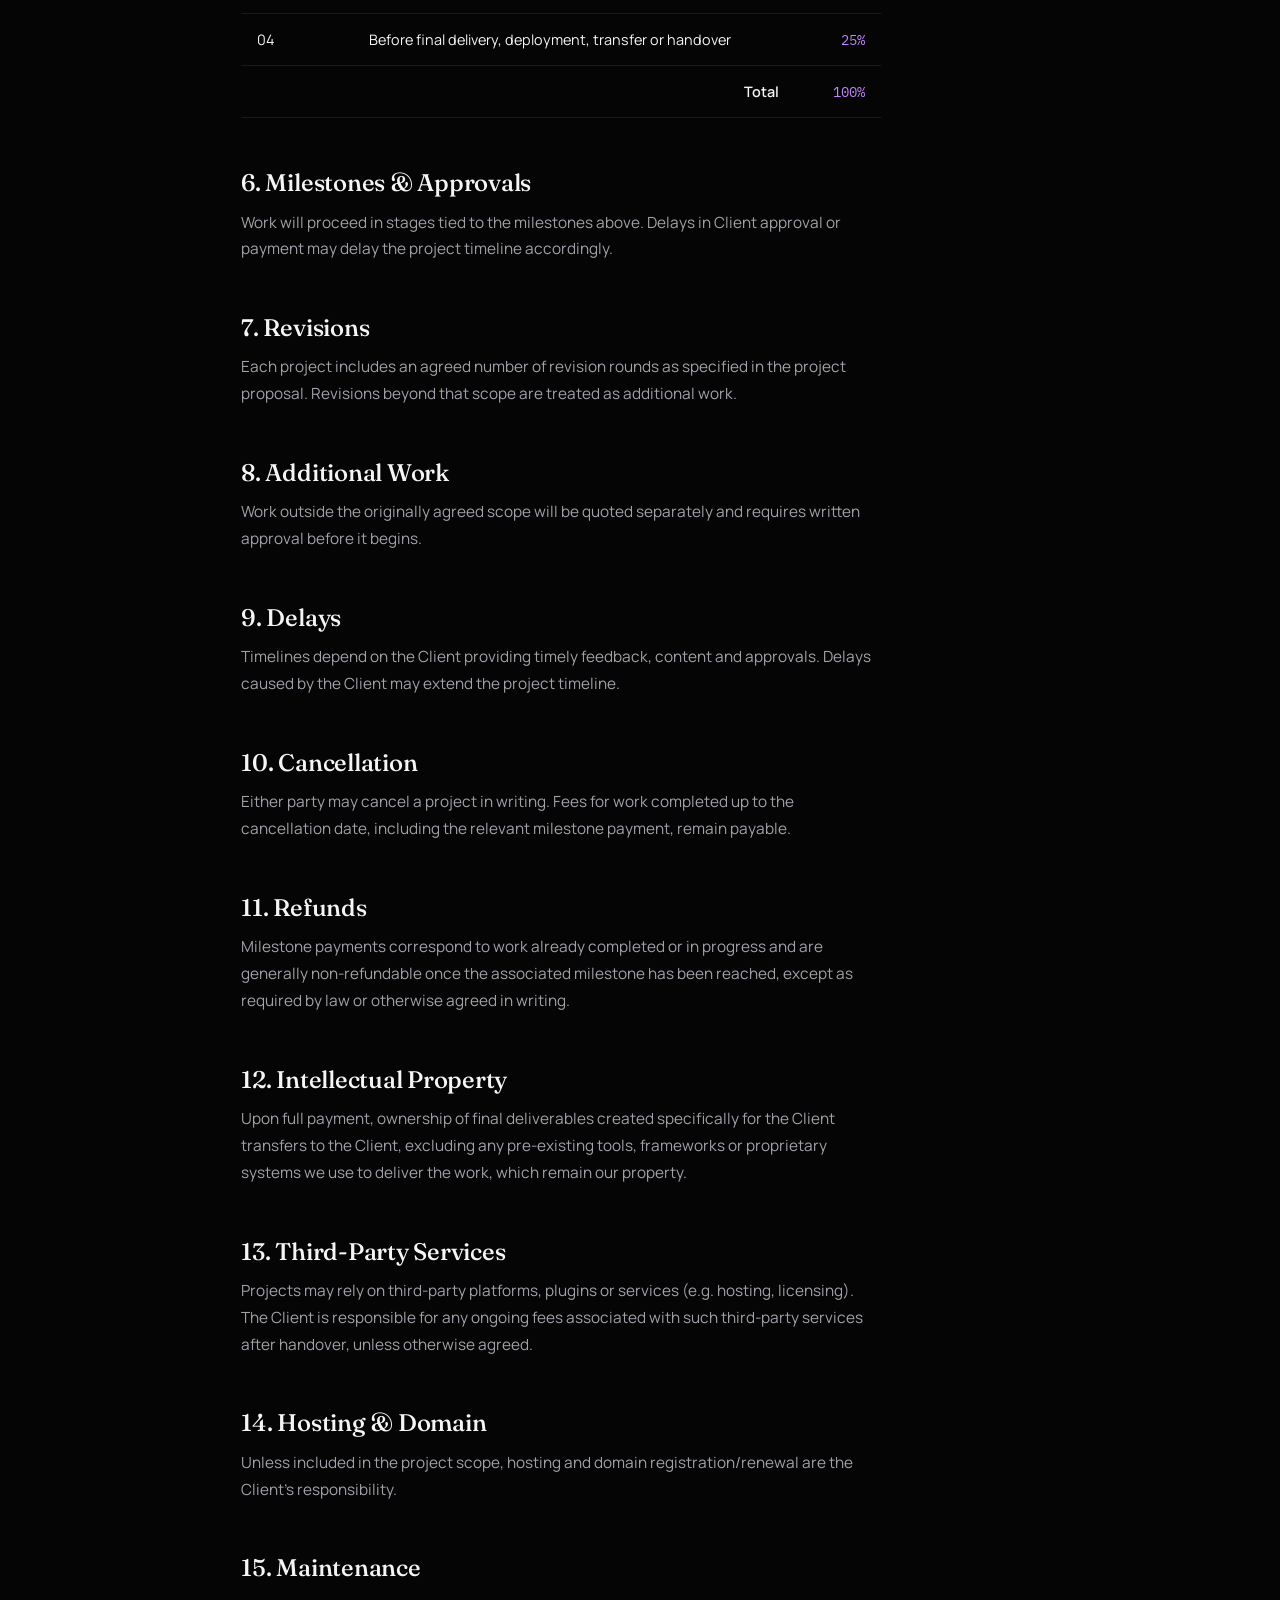
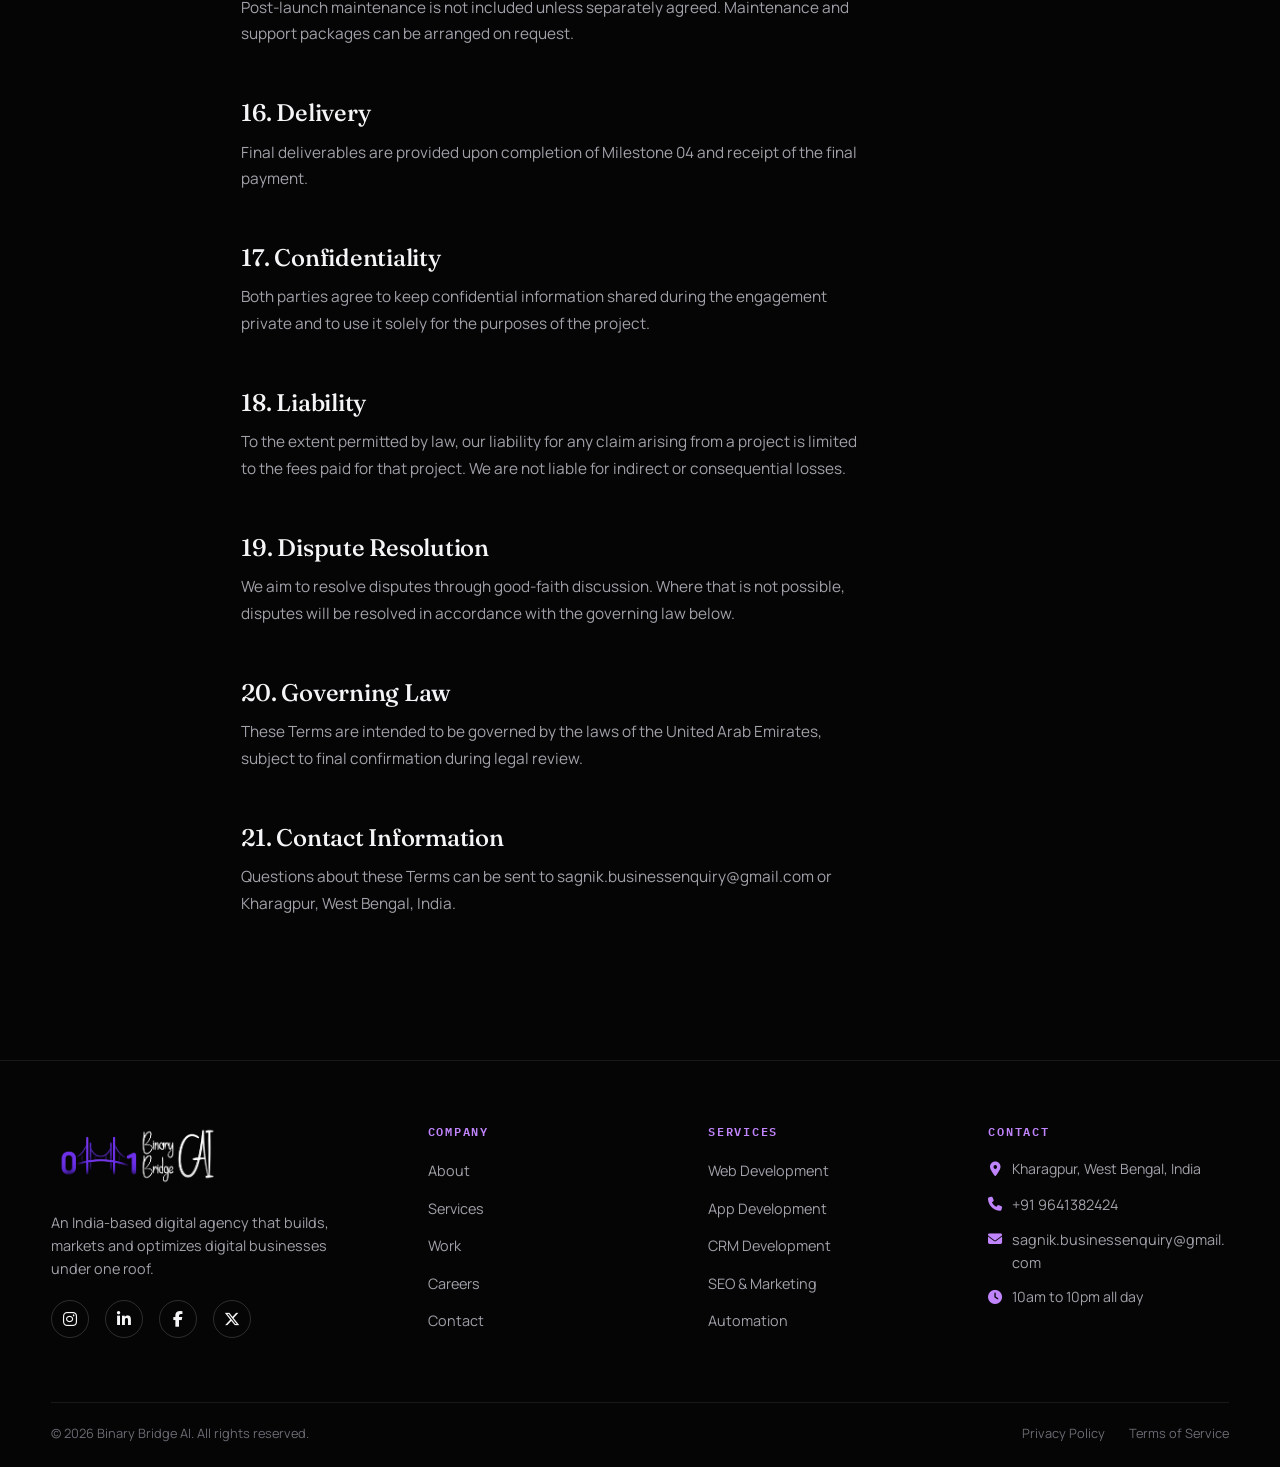
<file: terms-of-service.html>
<!DOCTYPE html>
<html lang="en">
<head>
<meta charset="UTF-8">
<meta name="viewport" content="width=device-width, initial-scale=1.0">
<title>Terms of Service — Binary Bridge AI</title>
<meta name="description" content="Terms of Service for Binary Bridge AI.">
<link rel="canonical" href="https://binarybridge.ai/terms-of-service.html">
<link rel="preconnect" href="https://fonts.googleapis.com">
<link rel="preconnect" href="https://fonts.gstatic.com" crossorigin>
<link href="https://fonts.googleapis.com/css2?family=Fraunces:ital,opsz,wght@0,9..144,300;0,9..144,400;0,9..144,500;1,9..144,400&family=Manrope:wght@400;500;600;700;800&family=IBM+Plex+Mono:wght@400;500&display=swap" rel="stylesheet">
<link rel="stylesheet" href="https://cdnjs.cloudflare.com/ajax/libs/font-awesome/6.5.1/css/all.min.css">
<link rel="icon" type="image/png" href="assets/logos/favicon.png">
<link rel="apple-touch-icon" href="assets/logos/favicon.png">
<link rel="stylesheet" href="css/style.css">
<style>
  .legal h2{ font-size:1.5rem; margin-top:52px; margin-bottom:14px; }
  .legal h2:first-child{ margin-top:0; }
  .legal p, .legal li{ font-size:.96rem; line-height:1.75; margin-bottom:14px; max-width:70ch; }
  .legal ul{ list-style:disc; padding-left:22px; }
  .legal ul li{ margin-bottom:8px; }
  .milestone-table{ width:100%; border-collapse:collapse; margin:24px 0 8px; max-width:640px; }
  .milestone-table th, .milestone-table td{ text-align:left; padding:14px 16px; border-bottom:1px solid var(--border); font-size:.9rem; }
  .milestone-table th{ font-family:var(--font-mono); font-size:.72rem; letter-spacing:.08em; text-transform:uppercase; color:var(--text-muted); font-weight:500; }
  .milestone-table td:last-child, .milestone-table th:last-child{ text-align:right; color:var(--purple-light); font-family:var(--font-mono); }
</style>
</head>
<body>
<a class="skip-link" href="#main">Skip to content</a>
<div class="grain" aria-hidden="true"></div>

<header class="site-header">
  <div class="container header-inner">
    <a href="index.html" class="logo"><img src="assets/logos/logo.png" alt="Binary Bridge AI" class="logo-img"></a>
    <nav class="main-nav" aria-label="Primary">
      <ul>
        <li><a href="index.html">Home</a></li>
        <li><a href="about.html">About</a></li>
        <li><a href="services.html">Services</a></li>
        <li><a href="work.html">Work</a></li>
        <li><a href="careers.html">Careers</a></li>
        <li><a href="contact.html">Contact</a></li>
      </ul>
    </nav>
    <div class="header-actions">
      <a href="contact.html" class="btn btn-secondary">Get a Quote</a>
      <button class="nav-toggle" aria-label="Open menu" aria-expanded="false">
        <span></span><span></span><span></span>
      </button>
    </div>
  </div>
</header>

<div class="mobile-nav" id="mobile-nav">
  <button class="mobile-nav-close" id="mobile-nav-close" aria-label="Close menu">&times;</button>
  <div class="mobile-nav-inner">
    <nav class="mobile-nav-menu" aria-label="Mobile">
      <ul>
        <li><a href="index.html"><span>01</span> Home</a></li>
        <li><a href="about.html"><span>02</span> About</a></li>
        <li><a href="services.html"><span>03</span> Services</a></li>
        <li><a href="work.html"><span>04</span> Work</a></li>
        <li><a href="careers.html"><span>05</span> Careers</a></li>
        <li><a href="contact.html"><span>06</span> Contact</a></li>
      </ul>
    </nav>
    <div class="mobile-nav-footer">
      <div class="mobile-nav-info">
        <span>Direct Contact</span>
        <a href="mailto:hello@binarybridge.ai">hello@binarybridge.ai</a>
      </div>
      <a href="contact.html" class="btn btn-primary btn-large">Start a Project &rarr;</a>
    </div>
  </div>
</div>

<main id="main">
  <section class="page-hero">
    <div class="container">
      <span class="eyebrow">Legal</span>
      <h1 style="max-width:none; font-size:clamp(2.2rem,5vw,3.4rem);">Terms of Service</h1>
      <p class="lede">Last updated: [DATE]. This is a draft structured for legal review, not a final legal document.</p>
    </div>
  </section>

  <section class="section legal" style="border-top:1px solid var(--border);">
    <div class="container" style="max-width:900px;">

      <h2>1. Introduction</h2>
      <p>These Terms of Service ("Terms") govern the relationship between Binary Bridge AI ("we," "us," "our") and any client ("you," "the Client") engaging our services. By engaging us for a project, you agree to these Terms.</p>

      <h2>2. Scope of Services</h2>
      <p>We provide digital development, digital growth and optimization services as described in a signed proposal, statement of work or agreement specific to each project. These Terms apply alongside that project-specific agreement.</p>

      <h2>3. Project Requirements</h2>
      <p>The Client agrees to provide timely access to necessary information, brand assets, credentials, feedback and approvals required to complete the project on schedule.</p>

      <h2>4. Client Responsibilities</h2>
      <p>The Client is responsible for the accuracy of information provided, for timely review of deliverables, and for ensuring they have the rights to any materials supplied to us for use in the project.</p>

      <h2>5. Payment Terms &amp; Milestones</h2>
      <p>Unless otherwise agreed in writing, projects are billed across four milestone payments totaling 100% of the agreed project fee:</p>
      <table class="milestone-table">
        <thead><tr><th>Milestone</th><th>Trigger</th><th>Amount</th></tr></thead>
        <tbody>
          <tr><td>01</td><td>Advance payment before project initiation</td><td>25%</td></tr>
          <tr><td>02</td><td>After initial agreed work / progress is presented</td><td>25%</td></tr>
          <tr><td>03</td><td>After agreed revisions and client approval of deliverables</td><td>25%</td></tr>
          <tr><td>04</td><td>Before final delivery, deployment, transfer or handover</td><td>25%</td></tr>
          <tr><td colspan="2" style="text-align:right; font-weight:600; color:var(--text-primary);">Total</td><td>100%</td></tr>
        </tbody>
      </table>

      <h2>6. Milestones &amp; Approvals</h2>
      <p>Work will proceed in stages tied to the milestones above. Delays in Client approval or payment may delay the project timeline accordingly.</p>

      <h2>7. Revisions</h2>
      <p>Each project includes an agreed number of revision rounds as specified in the project proposal. Revisions beyond that scope are treated as additional work.</p>

      <h2>8. Additional Work</h2>
      <p>Work outside the originally agreed scope will be quoted separately and requires written approval before it begins.</p>

      <h2>9. Delays</h2>
      <p>Timelines depend on the Client providing timely feedback, content and approvals. Delays caused by the Client may extend the project timeline.</p>

      <h2>10. Cancellation</h2>
      <p>Either party may cancel a project in writing. Fees for work completed up to the cancellation date, including the relevant milestone payment, remain payable.</p>

      <h2>11. Refunds</h2>
      <p>Milestone payments correspond to work already completed or in progress and are generally non-refundable once the associated milestone has been reached, except as required by law or otherwise agreed in writing.</p>

      <h2>12. Intellectual Property</h2>
      <p>Upon full payment, ownership of final deliverables created specifically for the Client transfers to the Client, excluding any pre-existing tools, frameworks or proprietary systems we use to deliver the work, which remain our property.</p>

      <h2>13. Third-Party Services</h2>
      <p>Projects may rely on third-party platforms, plugins or services (e.g. hosting, licensing). The Client is responsible for any ongoing fees associated with such third-party services after handover, unless otherwise agreed.</p>

      <h2>14. Hosting &amp; Domain</h2>
      <p>Unless included in the project scope, hosting and domain registration/renewal are the Client's responsibility.</p>

      <h2>15. Maintenance</h2>
      <p>Post-launch maintenance is not included unless separately agreed. Maintenance and support packages can be arranged on request.</p>

      <h2>16. Delivery</h2>
      <p>Final deliverables are provided upon completion of Milestone 04 and receipt of the final payment.</p>

      <h2>17. Confidentiality</h2>
      <p>Both parties agree to keep confidential information shared during the engagement private and to use it solely for the purposes of the project.</p>

      <h2>18. Liability</h2>
      <p>To the extent permitted by law, our liability for any claim arising from a project is limited to the fees paid for that project. We are not liable for indirect or consequential losses.</p>

      <h2>19. Dispute Resolution</h2>
      <p>We aim to resolve disputes through good-faith discussion. Where that is not possible, disputes will be resolved in accordance with the governing law below.</p>

      <h2>20. Governing Law</h2>
      <p>These Terms are intended to be governed by the laws of the United Arab Emirates, subject to final confirmation during legal review.</p>

      <h2>21. Contact Information</h2>
      <p>Questions about these Terms can be sent to <a href="mailto:sagnik.businessenquiry@gmail.com">sagnik.businessenquiry@gmail.com</a> or Kharagpur, West Bengal, India.</p>

    </div>
  </section>
</main>

<footer class="site-footer">
  <div class="container">
    <div class="footer-top">
      <div class="footer-brand">
        <a href="index.html" class="logo"><img src="assets/logos/logo.png" alt="Binary Bridge AI" class="logo-img"></a>
        <p>An India-based digital agency that builds, markets and optimizes digital businesses under one roof.</p>
        <div class="footer-social">
          <a href="[SOCIAL LINK]" aria-label="Instagram"><i class="fa-brands fa-instagram"></i></a>
          <a href="[SOCIAL LINK]" aria-label="LinkedIn"><i class="fa-brands fa-linkedin-in"></i></a>
          <a href="[SOCIAL LINK]" aria-label="Facebook"><i class="fa-brands fa-facebook-f"></i></a>
          <a href="[SOCIAL LINK]" aria-label="X"><i class="fa-brands fa-x-twitter"></i></a>
        </div>
      </div>
      <div class="footer-col">
        <h4>Company</h4>
        <ul>
          <li><a href="about.html">About</a></li>
          <li><a href="services.html">Services</a></li>
          <li><a href="work.html">Work</a></li>
          <li><a href="careers.html">Careers</a></li>
          <li><a href="contact.html">Contact</a></li>
        </ul>
      </div>
      <div class="footer-col">
        <h4>Services</h4>
        <ul>
          <li><a href="services.html#build">Web Development</a></li>
          <li><a href="services.html#build">App Development</a></li>
          <li><a href="services.html#build">CRM Development</a></li>
          <li><a href="services.html#market">SEO &amp; Marketing</a></li>
          <li><a href="services.html#optimize">Automation</a></li>
        </ul>
      </div>
      <div class="footer-col">
        <h4>Contact</h4>
        <ul class="footer-contact-list">
          <li><i class="fa-solid fa-location-dot" aria-hidden="true"></i> <span>Kharagpur, West Bengal, India</span></li>
          <li><i class="fa-solid fa-phone" aria-hidden="true"></i> <a href="tel:+919641382424">+91 9641382424</a></li>
          <li><i class="fa-solid fa-envelope" aria-hidden="true"></i> <a href="mailto:sagnik.businessenquiry@gmail.com">sagnik.businessenquiry@gmail.com</a></li>
          <li><i class="fa-solid fa-clock" aria-hidden="true"></i> <span>10am to 10pm all day</span></li>
        </ul>
      </div>
    </div>
    <div class="footer-bottom">
      <p>© <span data-year></span> Binary Bridge AI. All rights reserved.</p>
      <div class="footer-legal">
        <a href="privacy-policy.html">Privacy Policy</a>
        <a href="terms-of-service.html">Terms of Service</a>
      </div>
    </div>
  </div>
</footer>

<script src="js/main.js" defer></script>
</body>
</html>
</file>
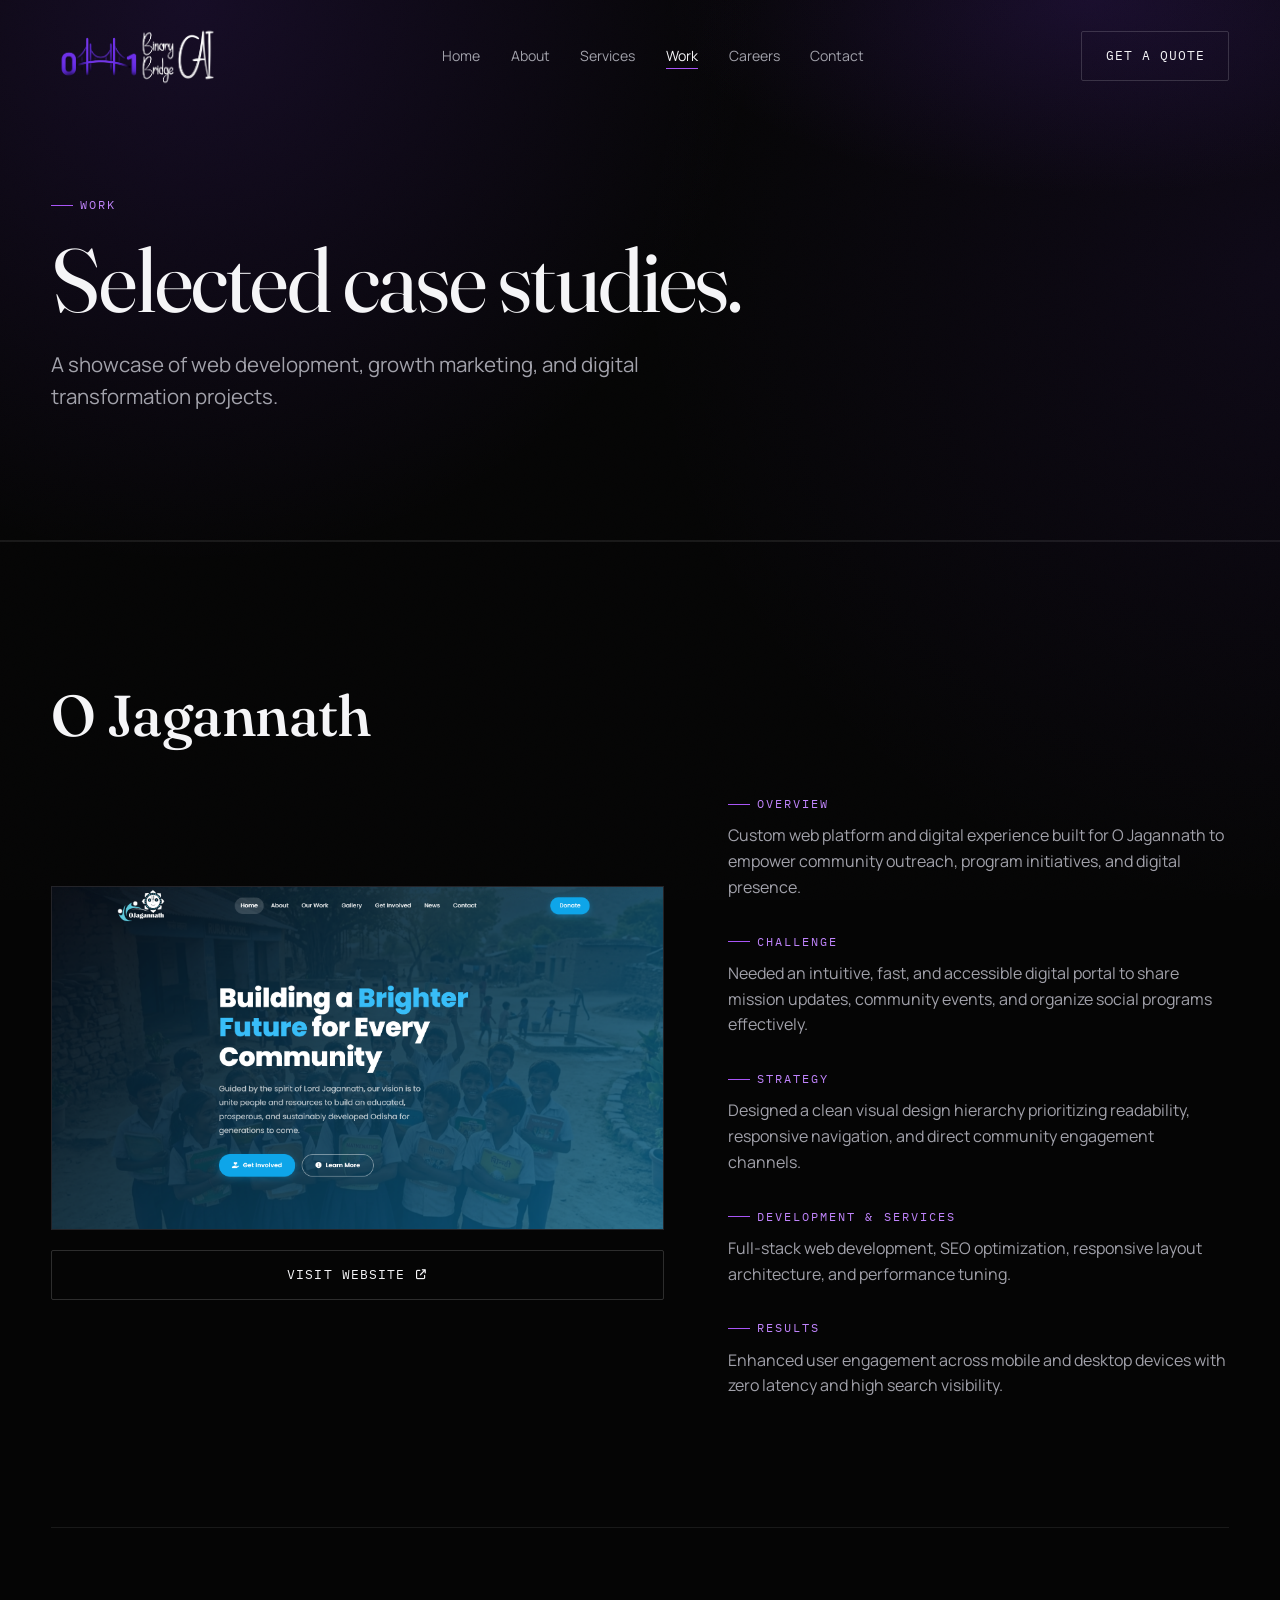
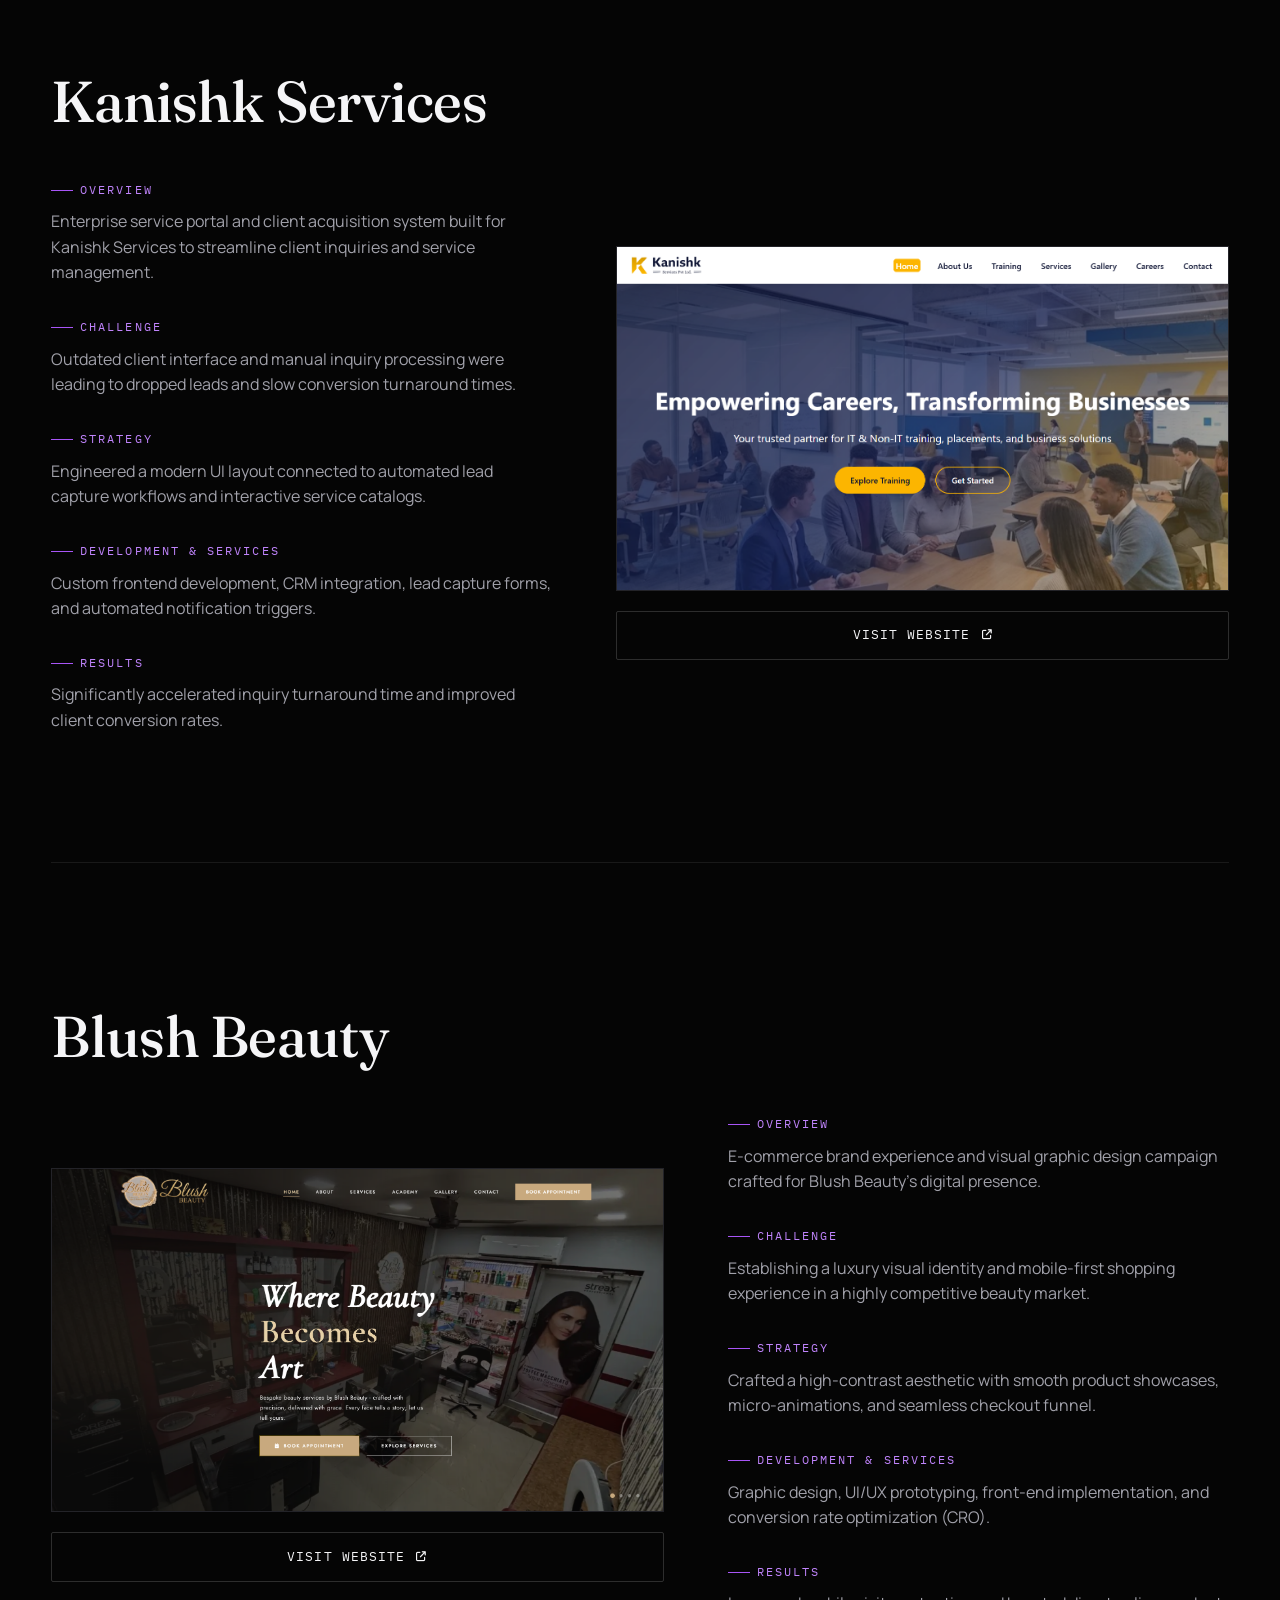
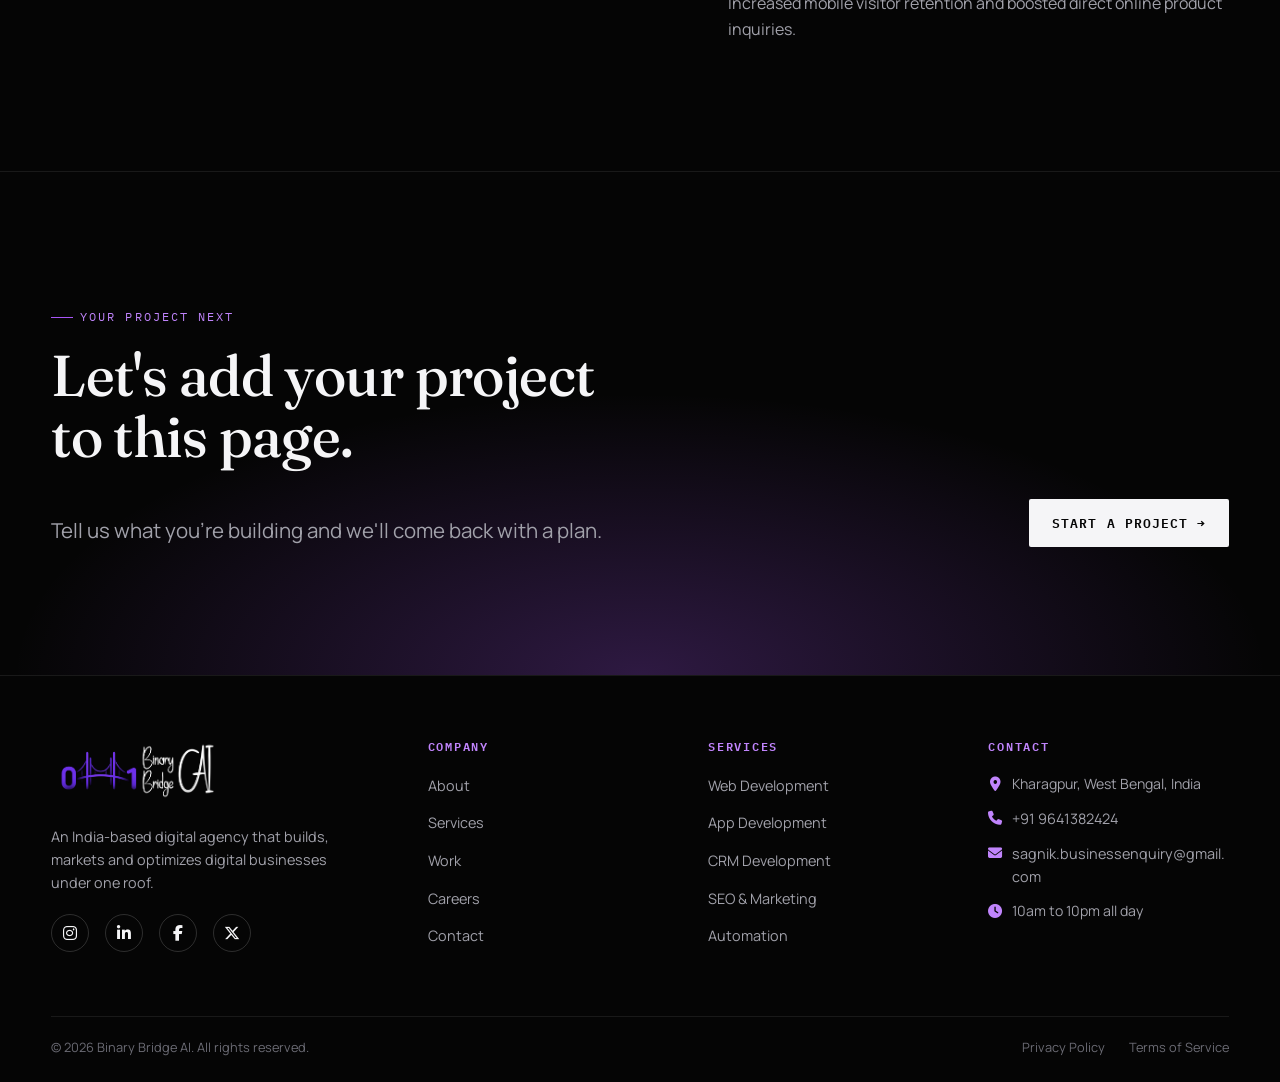
<file: work.html>
<!DOCTYPE html>
<html lang="en">

<head>
  <meta charset="UTF-8">
  <meta name="viewport" content="width=device-width, initial-scale=1.0">
  <title>Work — Binary Bridge AI</title>
  <meta name="description"
    content="Selected case studies from Binary Bridge AI — build, market and optimize projects for ambitious businesses.">
  <link rel="canonical" href="https://binarybridge.ai/work.html">
  <meta property="og:title" content="Work — Binary Bridge AI">
  <meta property="og:description" content="Selected case studies from Binary Bridge AI.">
  <meta property="og:type" content="website">
  <meta property="og:url" content="https://binarybridge.ai/work.html">
  <link rel="preconnect" href="https://fonts.googleapis.com">
  <link rel="preconnect" href="https://fonts.gstatic.com" crossorigin>
  <link
    href="https://fonts.googleapis.com/css2?family=Fraunces:ital,opsz,wght@0,9..144,300;0,9..144,400;0,9..144,500;1,9..144,400&family=Manrope:wght@400;500;600;700;800&family=IBM+Plex+Mono:wght@400;500&display=swap"
    rel="stylesheet">
  <link rel="stylesheet" href="https://cdnjs.cloudflare.com/ajax/libs/font-awesome/6.5.1/css/all.min.css">
  <link rel="icon" type="image/png" href="assets/logos/favicon.png">
  <link rel="apple-touch-icon" href="assets/logos/favicon.png">
  <link rel="stylesheet" href="css/style.css">
</head>

<body>
  <a class="skip-link" href="#main">Skip to content</a>
  <div class="grain" aria-hidden="true"></div>

  <header class="site-header">
    <div class="container header-inner">
      <a href="index.html" class="logo"><img src="assets/logos/logo.png" alt="Binary Bridge AI" class="logo-img"></a>
      <nav class="main-nav" aria-label="Primary">
        <ul>
          <li><a href="index.html">Home</a></li>
          <li><a href="about.html">About</a></li>
          <li><a href="services.html">Services</a></li>
          <li><a href="work.html" aria-current="page">Work</a></li>
          <li><a href="careers.html">Careers</a></li>
          <li><a href="contact.html">Contact</a></li>
        </ul>
      </nav>
      <div class="header-actions">
        <a href="contact.html" class="btn btn-secondary">Get a Quote</a>
        <button class="nav-toggle" aria-label="Open menu" aria-expanded="false">
          <span></span><span></span><span></span>
        </button>
      </div>
    </div>
  </header>

  <div class="mobile-nav" id="mobile-nav">
    <button class="mobile-nav-close" id="mobile-nav-close" aria-label="Close menu">&times;</button>
    <div class="mobile-nav-inner">
      <nav class="mobile-nav-menu" aria-label="Mobile">
        <ul>
          <li><a href="index.html"><span>01</span> Home</a></li>
          <li><a href="about.html"><span>02</span> About</a></li>
          <li><a href="services.html"><span>03</span> Services</a></li>
          <li><a href="work.html"><span>04</span> Work</a></li>
          <li><a href="careers.html"><span>05</span> Careers</a></li>
          <li><a href="contact.html"><span>06</span> Contact</a></li>
        </ul>
      </nav>
      <div class="mobile-nav-footer">
        <div class="mobile-nav-info">
          <span>Direct Contact</span>
          <a href="mailto:hello@binarybridge.ai">hello@binarybridge.ai</a>
        </div>
        <a href="contact.html" class="btn btn-primary btn-large">Start a Project &rarr;</a>
      </div>
    </div>
  </div>

  <main id="main">

    <section class="page-hero">
      <div class="container">
        <span class="eyebrow">Work</span>
        <h1>Selected case studies.</h1>
        <p class="lede">A showcase of web development, growth marketing, and digital transformation projects.</p>
      </div>
    </section>

    <section class="section" style="border-top:1px solid var(--border);">
      <div class="container" style="display:flex; flex-direction:column; gap:var(--section-pad);">

        <article data-reveal>
          <h2 style="margin-top:16px; max-width:16ch;">O Jagannath</h2>
          <div class="work-split" style="margin-top:40px;">
            <div>
              <div class="work-media" style="aspect-ratio:16/9;">
                <img src="assets/images/work/ojagannath.png" alt="O Jagannath Platform Preview" loading="lazy">
              </div>
              <a href="https://ojagannath.com" target="_blank" rel="noopener noreferrer" class="btn btn-secondary"
                style="margin-top:20px; width:100%; justify-content:center;">Visit Website <i
                  class="fa-solid fa-arrow-up-right-from-square" style="font-size:0.8em; margin-left:4px;"></i></a>
            </div>
            <div class="grid" style="gap:24px;">
              <div><span class="eyebrow">Overview</span>
                <p style="margin-top:10px;">Custom web platform and digital experience built for O Jagannath to empower
                  community outreach, program initiatives, and digital presence.</p>
              </div>
              <div><span class="eyebrow">Challenge</span>
                <p style="margin-top:10px;">Needed an intuitive, fast, and accessible digital portal to share mission
                  updates, community events, and organize social programs effectively.</p>
              </div>
              <div><span class="eyebrow">Strategy</span>
                <p style="margin-top:10px;">Designed a clean visual design hierarchy prioritizing readability,
                  responsive navigation, and direct community engagement channels.</p>
              </div>
              <div><span class="eyebrow">Development &amp; Services</span>
                <p style="margin-top:10px;">Full-stack web development, SEO optimization, responsive layout
                  architecture, and performance tuning.</p>
              </div>
              <div><span class="eyebrow">Results</span>
                <p style="margin-top:10px;">Enhanced user engagement across mobile and desktop devices with zero latency
                  and high search visibility.</p>
              </div>
            </div>
          </div>
        </article>

        <hr class="divider">

        <article data-reveal>
          <h2 style="margin-top:16px; max-width:16ch;">Kanishk Services</h2>
          <div class="work-split reverse" style="margin-top:40px;">
            <div>
              <div class="work-media" style="aspect-ratio:16/9;">
                <img src="assets/images/work/kanishkservices.png" alt="Kanishk Services Platform Preview"
                  loading="lazy">
              </div>
              <a href="https://kanishkservices.com" target="_blank" rel="noopener noreferrer" class="btn btn-secondary"
                style="margin-top:20px; width:100%; justify-content:center;">Visit Website <i
                  class="fa-solid fa-arrow-up-right-from-square" style="font-size:0.8em; margin-left:4px;"></i></a>
            </div>
            <div class="grid" style="gap:24px;">
              <div><span class="eyebrow">Overview</span>
                <p style="margin-top:10px;">Enterprise service portal and client acquisition system built for Kanishk
                  Services to streamline client inquiries and service management.</p>
              </div>
              <div><span class="eyebrow">Challenge</span>
                <p style="margin-top:10px;">Outdated client interface and manual inquiry processing were leading to
                  dropped leads and slow conversion turnaround times.</p>
              </div>
              <div><span class="eyebrow">Strategy</span>
                <p style="margin-top:10px;">Engineered a modern UI layout connected to automated lead capture workflows
                  and interactive service catalogs.</p>
              </div>
              <div><span class="eyebrow">Development &amp; Services</span>
                <p style="margin-top:10px;">Custom frontend development, CRM integration, lead capture forms, and
                  automated notification triggers.</p>
              </div>
              <div><span class="eyebrow">Results</span>
                <p style="margin-top:10px;">Significantly accelerated inquiry turnaround time and improved client
                  conversion rates.</p>
              </div>
            </div>
          </div>
        </article>

        <hr class="divider">

        <article data-reveal>
          <h2 style="margin-top:16px; max-width:16ch;">Blush Beauty</h2>
          <div class="work-split" style="margin-top:40px;">
            <div>
              <div class="work-media" style="aspect-ratio:16/9;">
                <img src="assets/images/work/blushbeauty.png" alt="Blush Beauty Platform Preview" loading="lazy">
              </div>
              <a href="https://blushbeautyofficial.com" target="_blank" rel="noopener noreferrer"
                class="btn btn-secondary" style="margin-top:20px; width:100%; justify-content:center;">Visit Website <i
                  class="fa-solid fa-arrow-up-right-from-square" style="font-size:0.8em; margin-left:4px;"></i></a>
            </div>
            <div class="grid" style="gap:24px;">
              <div><span class="eyebrow">Overview</span>
                <p style="margin-top:10px;">E-commerce brand experience and visual graphic design campaign crafted for
                  Blush Beauty's digital presence.</p>
              </div>
              <div><span class="eyebrow">Challenge</span>
                <p style="margin-top:10px;">Establishing a luxury visual identity and mobile-first shopping experience
                  in a highly competitive beauty market.</p>
              </div>
              <div><span class="eyebrow">Strategy</span>
                <p style="margin-top:10px;">Crafted a high-contrast aesthetic with smooth product showcases,
                  micro-animations, and seamless checkout funnel.</p>
              </div>
              <div><span class="eyebrow">Development &amp; Services</span>
                <p style="margin-top:10px;">Graphic design, UI/UX prototyping, front-end implementation, and conversion
                  rate optimization (CRO).</p>
              </div>
              <div><span class="eyebrow">Results</span>
                <p style="margin-top:10px;">Increased mobile visitor retention and boosted direct online product
                  inquiries.</p>
              </div>
            </div>
          </div>
        </article>

      </div>
    </section>

    <section class="section final-cta" style="border-top:1px solid var(--border);">
      <div class="container">
        <span class="eyebrow" data-reveal>Your project next</span>
        <h2 data-reveal>Let's add your project to this page.</h2>
        <div class="final-cta-row" data-reveal>
          <p class="lede" style="margin:0;">Tell us what you're building and we'll come back with a plan.</p>
          <a href="contact.html" class="btn btn-primary">Start a Project →</a>
        </div>
      </div>
    </section>

  </main>

  <footer class="site-footer">
    <div class="container">
      <div class="footer-top">
        <div class="footer-brand">
          <a href="index.html" class="logo"><img src="assets/logos/logo.png" alt="Binary Bridge AI" class="logo-img"></a>
          <p>An India-based digital agency that builds, markets and optimizes digital businesses under one roof.</p>
          <div class="footer-social">
            <a href="[SOCIAL LINK]" aria-label="Instagram"><i class="fa-brands fa-instagram"></i></a>
            <a href="[SOCIAL LINK]" aria-label="LinkedIn"><i class="fa-brands fa-linkedin-in"></i></a>
            <a href="[SOCIAL LINK]" aria-label="Facebook"><i class="fa-brands fa-facebook-f"></i></a>
            <a href="[SOCIAL LINK]" aria-label="X"><i class="fa-brands fa-x-twitter"></i></a>
          </div>
        </div>
        <div class="footer-col">
          <h4>Company</h4>
          <ul>
            <li><a href="about.html">About</a></li>
            <li><a href="services.html">Services</a></li>
            <li><a href="work.html">Work</a></li>
            <li><a href="careers.html">Careers</a></li>
            <li><a href="contact.html">Contact</a></li>
          </ul>
        </div>
        <div class="footer-col">
          <h4>Services</h4>
          <ul>
            <li><a href="services.html#build">Web Development</a></li>
            <li><a href="services.html#build">App Development</a></li>
            <li><a href="services.html#build">CRM Development</a></li>
            <li><a href="services.html#market">SEO &amp; Marketing</a></li>
            <li><a href="services.html#optimize">Automation</a></li>
          </ul>
        </div>
        <div class="footer-col">
          <h4>Contact</h4>
          <ul class="footer-contact-list">
            <li><i class="fa-solid fa-location-dot" aria-hidden="true"></i> <span>Kharagpur, West Bengal, India</span>
            </li>
            <li><i class="fa-solid fa-phone" aria-hidden="true"></i> <a href="tel:+919641382424">+91 9641382424</a></li>
            <li><i class="fa-solid fa-envelope" aria-hidden="true"></i> <a
                href="mailto:sagnik.businessenquiry@gmail.com">sagnik.businessenquiry@gmail.com</a></li>
            <li><i class="fa-solid fa-clock" aria-hidden="true"></i> <span>10am to 10pm all day</span></li>
          </ul>
        </div>
      </div>
      <div class="footer-bottom">
        <p>© <span data-year></span> Binary Bridge AI. All rights reserved.</p>
        <div class="footer-legal">
          <a href="privacy-policy.html">Privacy Policy</a>
          <a href="terms-of-service.html">Terms of Service</a>
        </div>
      </div>
    </div>
  </footer>

  <script src="js/main.js" defer></script>
</body>

</html>
</file>
<file: css/style.css>
/* ==========================================================================
   Binary Bridge AI — Premium Digital Agency
   1. Reset  2. Variables  3. Typography  4. Global  5. Layout  6. Buttons
   7. Header  8. Navigation  9. Hero  10. Sections  11. Cards  12. Forms
   13. Testimonials  14. Footer  15. Animations  16. Responsive  17. A11y
   ========================================================================== */

/* -------------------------------- 1. Reset ------------------------------- */
*, *::before, *::after { box-sizing: border-box; margin: 0; padding: 0; }
html { -webkit-text-size-adjust: 100%; scroll-behavior: smooth; overflow-x: hidden; width: 100%; max-width: 100vw; }
body { min-height: 100vh; overflow-x: hidden; width: 100%; max-width: 100vw; position: relative; }
img, picture, video { display: block; max-width: 100%; height: auto; }
a { color: inherit; text-decoration: none; }
button, input, textarea, select { font: inherit; color: inherit; background: none; border: none; }
ul, ol { list-style: none; }
button { cursor: pointer; }

/* ------------------------------ 2. Variables ------------------------------ */
:root{
  /* surfaces */
  --bg-primary:#050505;
  --bg-secondary:#0A0A0D;
  --bg-surface:#101016;
  --bg-elevated:#16161D;

  /* purple system */
  --purple-dark:#3B176D;
  --purple:#7C3AED;
  --purple-bright:#A855F7;
  --purple-light:#C084FC;
  --glow:rgba(168,85,247,.25);
  --glow-soft:rgba(124,58,237,.14);

  /* text */
  --text-primary:#F5F5F7;
  --text-secondary:#A1A1AA;
  --text-muted:#6B6B74;

  /* lines */
  --border:rgba(255,255,255,.08);
  --border-strong:rgba(255,255,255,.16);

  /* type */
  --font-display:'Fraunces', 'Iowan Old Style', serif;
  --font-body:'Manrope', -apple-system, sans-serif;
  --font-mono:'IBM Plex Mono', ui-monospace, monospace;

  /* rhythm */
  --container:1280px;
  --gutter:clamp(16px,4vw,64px);
  --section-pad:clamp(60px,10vw,144px);
  --radius-sm:2px;
  --radius-md:4px;
  --ease:cubic-bezier(.16,1,.3,1);
}

/* ----------------------------- 3. Typography ------------------------------ */
body{
  font-family:var(--font-body);
  background:var(--bg-primary);
  color:var(--text-primary);
  font-size:16px;
  line-height:1.6;
  font-weight:400;
  -webkit-font-smoothing:antialiased;
}

h1,h2,h3,h4{
  font-family:var(--font-display);
  font-weight:500;
  line-height:1.05;
  letter-spacing:-.01em;
  color:var(--text-primary);
}

h1{ font-size:clamp(2.8rem,7vw,6.4rem); font-weight:400; letter-spacing:-.02em; }
h2{ font-size:clamp(2.1rem,4.6vw,3.6rem); }
h3{ font-size:clamp(1.4rem,2.4vw,1.9rem); font-weight:500; }
h4{ font-size:1.15rem; font-weight:600; font-family:var(--font-body); letter-spacing:-.01em; }

p{ color:var(--text-secondary); }
.lede{ font-size:clamp(1.05rem,1.6vw,1.35rem); color:var(--text-secondary); line-height:1.55; max-width:52ch; }

.eyebrow{
  font-family:var(--font-mono);
  font-size:.72rem;
  letter-spacing:.18em;
  text-transform:uppercase;
  color:var(--purple-light);
  display:inline-flex;
  align-items:center;
  gap:.6em;
}
.eyebrow::before{
  content:'';
  width:22px; height:1px;
  background:var(--purple-bright);
  display:inline-block;
}

.num{ font-family:var(--font-mono); color:var(--text-muted); font-size:.85rem; letter-spacing:.05em; }

::selection{ background:var(--purple); color:#fff; }

/* -------------------------------- 4. Global -------------------------------- */
html, body{
  overflow-x:hidden !important;
  max-width:100% !important;
  width:100% !important;
}
body{
  background-image:
    radial-gradient(circle at 15% 0%, var(--glow-soft), transparent 40%),
    radial-gradient(circle at 100% 30%, rgba(124,58,237,.08), transparent 45%);
  background-attachment:fixed;
}
main{ display:block; overflow-x:hidden; width:100%; }
.container{ max-width:var(--container); margin-inline:auto; padding-inline:var(--gutter); width:100%; box-sizing:border-box; }
.section{ padding-block:var(--section-pad); position:relative; }
.section-tight{ padding-block:clamp(48px,7vw,96px); }
.divider{ border:none; border-top:1px solid var(--border); }
.text-center{ text-align:center; }
.grain{
  position:fixed; inset:0; pointer-events:none; z-index:2; opacity:.035; mix-blend-mode:overlay;
  background-image:url("data:image/svg+xml,%3Csvg xmlns='http://www.w3.org/2000/svg' width='120' height='120'%3E%3Cfilter id='n'%3E%3CfeTurbulence type='fractalNoise' baseFrequency='0.9' numOctaves='2' stitchTiles='stitch'/%3E%3C/filter%3E%3Crect width='100%25' height='100%25' filter='url(%23n)'/%3E%3C/svg%3E");
}

/* -------------------------------- 5. Layout -------------------------------- */
.grid{ display:grid; gap:var(--gutter); }
.grid-2{ grid-template-columns:repeat(2,1fr); }
.grid-3{ grid-template-columns:repeat(3,1fr); }
.grid-12{ grid-template-columns:repeat(12,1fr); }
.split{ display:grid; grid-template-columns:.85fr 1.15fr; gap:clamp(32px,6vw,96px); align-items:center; }
.split.reverse{ grid-template-columns:1.15fr .85fr; }
.split.reverse > *:first-child{ order:2; }

/* -------------------------------- 6. Buttons -------------------------------- */
.btn{
  display:inline-flex; align-items:center; gap:.6em;
  font-family:var(--font-mono);
  font-size:.8rem; letter-spacing:.08em; text-transform:uppercase;
  padding:1.05em 1.8em;
  border-radius:var(--radius-sm);
  transition:transform .45s var(--ease), background .3s ease, border-color .3s ease, color .3s ease;
  white-space:nowrap;
}
.btn-primary{
  background:var(--text-primary); color:var(--bg-primary); font-weight:600;
}
.btn-primary:hover{ background:var(--purple-light); transform:translateY(-2px); }
.btn-secondary{
  border:1px solid var(--border-strong); color:var(--text-primary);
}
.btn-secondary:hover{ border-color:var(--purple-bright); color:var(--purple-light); transform:translateY(-2px); }
.btn-ghost{
  color:var(--text-secondary); border-bottom:1px solid var(--border-strong); padding:.4em 0; border-radius:0;
}
.btn-ghost:hover{ color:var(--purple-light); border-color:var(--purple-bright); }
.btn:focus-visible, a:focus-visible, button:focus-visible, input:focus-visible, textarea:focus-visible, select:focus-visible{
  outline:2px solid var(--purple-bright); outline-offset:3px;
}

/* -------------------------------- 7. Header -------------------------------- */
.site-header{
  position:fixed; top:0; left:0; right:0; z-index:100;
  padding-block:26px;
  transition:padding .4s var(--ease), background .4s var(--ease), backdrop-filter .4s var(--ease), border-color .4s var(--ease);
  border-bottom:1px solid transparent;
}
.site-header.is-scrolled{
  padding-block:14px;
  background:rgba(5,5,5,.72);
  backdrop-filter:blur(16px) saturate(140%);
  -webkit-backdrop-filter:blur(16px) saturate(140%);
  border-bottom:1px solid var(--border);
  box-shadow:0 12px 40px -20px rgba(0,0,0,.6);
}
.header-inner{ display:flex; align-items:center; justify-content:space-between; gap:24px; }
.logo{
  display:inline-flex; align-items:center; line-height:1; text-decoration:none;
}
.logo-img{
  height:60px; max-height:72px; width:auto; object-fit:contain; display:block;
  transition:filter .35s var(--ease), transform .35s var(--ease), height .35s var(--ease);
  filter:drop-shadow(0 0 0px transparent);
}
.site-header.is-scrolled .logo-img{
  height:48px;
}
.logo:hover .logo-img{
  transform:scale(1.06);
  filter:drop-shadow(0 0 24px rgba(168, 85, 247, 0.85)) brightness(1.15);
}

/* -------------------------------- 8. Navigation -------------------------------- */
.main-nav ul{ display:flex; gap:clamp(20px,2.4vw,40px); }
.main-nav a{
  font-size:.88rem; color:var(--text-secondary); position:relative; padding-block:4px; transition:color .3s ease;
}
.main-nav a::after{
  content:''; position:absolute; left:0; right:100%; bottom:0; height:1px; background:var(--purple-bright);
  transition:right .35s var(--ease);
}
.main-nav a:hover, .main-nav a[aria-current="page"]{ color:var(--text-primary); }
.main-nav a:hover::after, .main-nav a[aria-current="page"]::after{ right:0; }
.header-actions{ display:flex; align-items:center; gap:20px; }
.nav-toggle{
  display:none; flex-direction:column; justify-content:center; align-items:center; gap:6px;
  width:40px; height:40px; padding:0; background:transparent; border:1px solid transparent; cursor:pointer;
  z-index:250; position:relative; transition:border-color .3s ease, background .3s ease, box-shadow .3s ease;
}
.nav-toggle span{
  display:block; height:2px; background:var(--text-primary); width:22px;
  transition:transform .35s var(--ease), opacity .3s ease, background .3s ease, width .3s ease;
  transform-origin:center;
}
.nav-toggle.is-active{
  border-color:rgba(255,255,255,.28); background:rgba(255,255,255,.08);
  box-shadow:none;
}
.nav-toggle.is-active span:nth-child(1){
  transform:translateY(8px) rotate(45deg); background:#ffffff;
}
.nav-toggle.is-active span:nth-child(2){
  opacity:0; transform:scaleX(0);
}
.nav-toggle.is-active span:nth-child(3){
  transform:translateY(-8px) rotate(-45deg); background:#ffffff;
}

.mobile-nav{
  position:fixed; inset:0; z-index:200; height:100vh; height:100dvh; max-height:100vh; max-height:100dvh;
  background:rgba(5,5,5,.98); backdrop-filter:blur(28px) saturate(160%);
  -webkit-backdrop-filter:blur(28px) saturate(160%);
  display:flex; flex-direction:column; justify-content:space-between;
  padding:clamp(28px, 4.5vh, 44px) var(--gutter) clamp(16px, 2.5vh, 28px);
  opacity:0; visibility:hidden; transform:translateY(-12px);
  transition:opacity .35s var(--ease), transform .35s var(--ease), visibility 0s linear .35s;
  overflow:hidden !important; touch-action:none;
}
.mobile-nav-close{
  position:absolute; top:20px; right:20px;
  width:42px; height:42px; border:1px solid rgba(255,255,255,.28);
  background:rgba(255,255,255,.08); color:#ffffff;
  font-size:1.8rem; font-family:sans-serif; line-height:1;
  display:flex; align-items:center; justify-content:center;
  cursor:pointer; z-index:260; transition:all .3s ease; border-radius:0;
  box-shadow:none;
}
.mobile-nav-close:hover{
  background:rgba(255,255,255,.22); color:#ffffff; border-color:#ffffff;
}
.mobile-nav.is-open{
  opacity:1; visibility:visible; transform:translateY(0);
  transition:opacity .35s var(--ease), transform .35s var(--ease);
}
.mobile-nav-inner{
  display:flex; flex-direction:column; justify-content:space-between;
  height:100%; max-height:100%; max-width:540px; width:100%; margin-inline:auto; overflow:hidden; position:relative;
}

.mobile-nav-menu{ flex:1; display:flex; flex-direction:column; justify-content:center; }
.mobile-nav-menu ul{ display:flex; flex-direction:column; gap:clamp(6px, 1.8vh, 16px); margin-block:auto; }
.mobile-nav-menu a{
  font-family:var(--font-display); font-size:clamp(2.1rem, 7.5vw, 3.2rem); font-weight:400; color:var(--text-primary);
  display:inline-flex; align-items:baseline; gap:16px; transition:color .3s ease, transform .3s ease;
}
.mobile-nav-menu a span{
  font-family:var(--font-mono); font-size:.85rem; color:var(--text-muted); font-weight:400;
}
.mobile-nav-menu a:hover{ color:var(--purple-light); transform:translateX(8px); }

.mobile-nav-footer{
  border-top:1px solid var(--border); padding-top:clamp(12px, 1.8vh, 18px);
  display:flex; flex-direction:column; gap:clamp(8px, 1.4vh, 14px); flex-shrink:0;
}
.mobile-nav-info span{
  display:block; font-family:var(--font-mono); font-size:.68rem; text-transform:uppercase; letter-spacing:.08em; color:var(--text-muted); margin-bottom:2px;
}
.mobile-nav-info a{ font-size:.9rem; color:var(--text-primary); text-decoration:underline; text-underline-offset:4px; }
.mobile-nav-footer .btn-large{ padding:12px 24px; font-size:.85rem; }

/* -------------------------------- 9. Hero -------------------------------- */
/* -------------------------------- 9. Hero -------------------------------- */
.hero{
  min-height:100svh; height:100svh; display:flex; flex-direction:column; align-items:center; justify-content:center;
  padding-top:80px; padding-bottom:20px;
  position:relative; text-align:center;
  border-bottom:1px solid var(--border);
  box-sizing:border-box; overflow:hidden;
}
.hero::before{
  content:''; position:absolute; inset:0; z-index:-1;
  background:
    radial-gradient(ellipse 70% 55% at 50% 40%, var(--glow), transparent 70%),
    radial-gradient(ellipse 50% 45% at 50% 85%, var(--glow-soft), transparent 70%);
}
.hero-container{
  display:flex; flex-direction:column; align-items:center; justify-content:center; text-align:center;
  height:100%; justify-content:space-evenly; max-height:950px;
}
.hero-badge{
  display:inline-flex; align-items:center; gap:8px;
  font-family:var(--font-mono); font-size:.73rem; text-transform:uppercase; letter-spacing:.08em;
  color:var(--purple-light); background:var(--bg-surface); border:1px solid var(--border-strong);
  padding:.4em 1.1em; border-radius:100px; margin-bottom:12px;
}
.badge-dot{
  width:6px; height:6px; border-radius:50%; background:var(--purple-bright);
  box-shadow:0 0 8px var(--purple-bright);
}
.hero-title{
  display:flex; flex-direction:column; align-items:center; justify-content:center;
  gap:0px; margin-bottom:18px; width:100%;
}
.hero-line{ display:flex; align-items:baseline; justify-content:center; gap:0.22em; }
.line-1{ font-size:clamp(3.6rem, 8vw, 6.8rem); line-height:1.02; font-weight:500; }
.line-2{ font-size:clamp(4.8rem, 11.5vw, 9.6rem); line-height:1.02; margin-top:-4px; }

.hero-word{
  display:inline-block; opacity:0;
  animation:dropImpact 0.65s cubic-bezier(0.175, 0.885, 0.32, 1.275) forwards;
}
.word-1{ animation-delay:0.12s; }
.word-2{ animation-delay:0.72s; }
.word-3{
  animation-delay:1.35s; color:var(--purple-light); font-style:italic; font-weight:300;
  text-shadow:0 0 28px var(--glow);
}

@keyframes dropImpact{
  0%{ opacity:0; transform:translateY(-140px) scale(1.08, 0.92); }
  65%{ opacity:1; transform:translateY(14px) scale(0.94, 1.06); }
  80%{ transform:translateY(-6px) scale(1.03, 0.97); }
  90%{ transform:translateY(2px) scale(0.99, 1.01); }
  100%{ opacity:1; transform:translateY(0) scale(1, 1); }
}

.hero-lede{
  font-size:clamp(.98rem,1.5vw,1.18rem); color:var(--text-secondary); max-width:54ch;
  line-height:1.55; margin-bottom:24px; margin-inline:auto;
}
.hero-actions{ display:flex; gap:16px; align-items:center; justify-content:center; flex-wrap:wrap; margin-bottom:12px; }
.btn-large{ padding:15px 32px; font-size:.92rem; border-radius:0; }
.btn-primary.btn-large{
  background:var(--text-primary); color:var(--bg-primary); border-radius:0;
  box-shadow:0 0 24px var(--glow-soft);
}
.btn-primary.btn-large:hover{
  background:var(--purple-light); color:var(--bg-primary); box-shadow:0 0 32px var(--glow);
}
.btn-secondary.btn-large{ border-radius:0; }

.hero-meta-bar{
  display:inline-flex; align-items:center; gap:clamp(8px,2.2vw,32px);
  background:rgba(255,255,255,.025); border:1px solid var(--border-strong);
  backdrop-filter:blur(12px); -webkit-backdrop-filter:blur(12px);
  padding:12px clamp(12px,2.5vw,30px); border-radius:0; flex-wrap:nowrap; justify-content:center;
}
.meta-item{ text-align:left; font-family:var(--font-mono); font-size:.68rem; color:var(--text-muted); text-transform:uppercase; letter-spacing:.06em; flex-shrink:0; }
.meta-item strong{ display:block; color:var(--text-primary); font-family:var(--font-body); font-size:.85rem; text-transform:none; letter-spacing:normal; margin-top:2px; white-space:nowrap; }
.meta-divider{ width:1px; height:22px; background:var(--border-strong); flex-shrink:0; }

/* Simple page hero (inner pages) */
.page-hero{
  padding-top:calc(var(--section-pad) + 60px); padding-bottom:var(--section-pad);
  border-bottom:1px solid var(--border); position:relative;
}
.page-hero::before{
  content:''; position:absolute; inset:0; z-index:-1;
  background:radial-gradient(ellipse 55% 60% at 85% 0%, var(--glow-soft), transparent 60%);
}
.page-hero h1{ max-width:18ch; margin-top:18px; }
.page-hero .lede{ margin-top:22px; }

/* -------------------------------- 10. Sections -------------------------------- */
.section-head{ display:flex; justify-content:space-between; align-items:flex-end; gap:40px; margin-bottom:clamp(40px,6vw,72px); flex-wrap:wrap; }
.section-head h2{ margin-top:16px; max-width:14ch; }
.section-head .lede{ margin-top:0; }

/* marquee */
.marquee-wrap{
  position:relative; overflow:hidden; border-block:1px solid var(--border);
  padding-block:40px; background:transparent;
}
.marquee-wrap::before, .marquee-wrap::after{
  content:''; position:absolute; top:0; bottom:0; width:clamp(60px, 12vw, 160px);
  z-index:3; pointer-events:none;
}
.marquee-wrap::before{
  left:0; background:linear-gradient(90deg, var(--bg-primary) 0%, rgba(5,5,5,0) 100%);
}
.marquee-wrap::after{
  right:0; background:linear-gradient(270deg, var(--bg-primary) 0%, rgba(5,5,5,0) 100%);
}
.marquee-track{ display:flex; align-items:center; gap:96px; width:max-content; animation:marquee 32s linear infinite; }
.marquee-track:hover{ animation-play-state:paused; }
.marquee-item{ display:flex; align-items:center; justify-content:center; flex-shrink:0; padding-inline:20px; }
.marquee-item img{
  height:72px; max-height:84px; width:auto; object-fit:contain;
  filter:grayscale(100%) invert(90%) opacity(0.65);
  transition:filter .4s var(--ease), transform .4s var(--ease), opacity .4s ease;
  cursor:pointer;
}
.marquee-item img:hover{
  filter:grayscale(0%) invert(0%) opacity(1) brightness(1);
  transform:scale(1.12);
}
@keyframes marquee{ from{ transform:translateX(0);} to{ transform:translateX(-50%);} }

/* problem list */
.problem-list{ display:grid; grid-template-columns:repeat(2,1fr); gap:1px; background:var(--border); border:1px solid var(--border); margin-top:48px; }
.problem-item{ background:var(--bg-primary); padding:28px 32px; display:flex; gap:18px; align-items:flex-start; }
.problem-item .num{ padding-top:.2em; }

/* BUILD MARKET OPTIMIZE triptych */
.bmo{ display:grid; grid-template-columns:repeat(3,1fr); border:1px solid var(--border); margin-top:56px; }
.bmo-panel{
  padding:44px 34px; border-right:1px solid var(--border); position:relative; cursor:pointer;
  transition:background .5s var(--ease), flex-grow .5s var(--ease);
}
.bmo-panel:last-child{ border-right:none; }
.bmo-panel::before{
  content:''; position:absolute; inset:0; opacity:0; transition:opacity .5s var(--ease);
  background:linear-gradient(180deg, var(--glow-soft), transparent 70%);
}
.bmo-panel.is-active::before, .bmo-panel:hover::before{ opacity:1; }
.bmo-panel .num{ display:block; margin-bottom:28px; }
.bmo-panel h3{ margin-bottom:14px; }
.bmo-panel p{ font-size:.92rem; margin-bottom:22px; }
.bmo-services{ display:flex; flex-direction:column; gap:9px; max-height:0; overflow:hidden; opacity:0; transition:max-height .5s var(--ease), opacity .4s ease; }
.bmo-panel.is-active .bmo-services, .bmo-panel:hover .bmo-services{ max-height:260px; opacity:1; }
.bmo-services li{ font-size:.85rem; color:var(--text-secondary); padding-left:16px; position:relative; }
.bmo-services li::before{ content:'—'; position:absolute; left:0; color:var(--purple-bright); }

/* process milestones timeline */
.process-timeline{
  display:grid; grid-template-columns:repeat(7, 1fr); gap:clamp(12px, 1.8vw, 28px);
  margin-top:56px; position:relative;
}
.process-timeline::before{
  content:''; position:absolute; top:21px; left:20px; right:20px; height:2px;
  background:linear-gradient(90deg, var(--purple-bright) 0%, rgba(255,255,255,0.18) 100%);
  z-index:1;
}
.process-milestone{
  position:relative; z-index:2; display:flex; flex-direction:column; align-items:flex-start;
}
.milestone-node{
  width:44px; height:44px; border-radius:50%; background:var(--bg-primary);
  border:2px solid var(--purple-bright); box-shadow:0 0 12px var(--glow-soft);
  display:flex; align-items:center; justify-content:center;
  font-family:var(--font-mono); font-size:.78rem; font-weight:600; color:var(--purple-light);
  margin-bottom:24px; transition:transform .3s var(--ease), border-color .3s ease, box-shadow .3s ease;
}
.process-milestone:hover .milestone-node{
  transform:scale(1.12); border-color:var(--text-primary); box-shadow:0 0 18px var(--glow);
}
.process-milestone h3{ font-size:1.1rem; margin-bottom:8px; font-weight:600; font-family:var(--font-body); }
.process-milestone p{ font-size:.85rem; color:var(--text-muted); line-height:1.55; max-width:24ch; }

/* industries */
.industry-list{ display:flex; flex-wrap:wrap; gap:14px; margin-top:40px; }
.industry-list span{
  border:1px solid var(--border-strong); padding:.7em 1.3em; border-radius:100px; font-size:.85rem; color:var(--text-secondary);
  transition:border-color .3s ease, color .3s ease;
}
.industry-list span:hover{ border-color:var(--purple-bright); color:var(--purple-light); }

/* final CTA */
.final-cta{
  text-align:left; position:relative; border-top:1px solid var(--border); overflow:hidden;
  padding-block:var(--section-pad);
}
.final-cta::before{
  content:''; position:absolute; inset:0; z-index:-1;
  background:radial-gradient(ellipse 70% 80% at 50% 100%, var(--glow), transparent 70%);
}
.final-cta .eyebrow{ margin-bottom:14px; }
.final-cta h2{ max-width:16ch; margin-top:6px; }
.final-cta-row{ display:flex; justify-content:space-between; align-items:flex-end; gap:32px; flex-wrap:wrap; margin-top:32px; }


/* -------------------------------- 11. Cards -------------------------------- */
.card{
  background:var(--bg-surface); border:1px solid var(--border); padding:38px 32px; border-radius:var(--radius-md);
  transition:border-color .35s ease, transform .35s var(--ease);
}
.card:hover{ border-color:var(--border-strong); transform:translateY(-4px); }

.service-cards{ display:grid; grid-template-columns:repeat(3,1fr); gap:1px; background:var(--border); border:1px solid var(--border); margin-top:8px; }
.service-card{ background:var(--bg-primary); padding:44px 34px; display:flex; flex-direction:column; height:100%; }
.service-card h3{ margin-top:20px; margin-bottom:12px; }
.service-card p{ font-size:.92rem; flex:1; margin-bottom:24px; }

.work-list{ display:flex; flex-direction:column; margin-top:48px; }
.work-item{
  display:grid; grid-template-columns:1.1fr .9fr; gap:clamp(24px,4vw,56px); align-items:center;
  padding-block:clamp(28px,5vw,48px); border-top:1px solid var(--border); position:relative;
}
.work-split{ display:grid; grid-template-columns:1.1fr .9fr; gap:clamp(32px,5vw,64px); align-items:center; }
.work-split.reverse{ grid-template-columns:.9fr 1.1fr; }
.work-split.reverse > *:first-child{ order:2; }
.work-list .work-item:last-child{ border-bottom:1px solid var(--border); }
.work-media{ aspect-ratio:16/9; background:var(--bg-surface); border:1px solid var(--border); overflow:hidden; position:relative; }
.work-media::after{ content:'[CASE STUDY IMAGE]'; position:absolute; inset:0; display:flex; align-items:center; justify-content:center; font-family:var(--font-mono); font-size:.7rem; color:var(--text-muted); text-align:center; padding:12px; }
.work-media img{ width:100%; height:100%; object-fit:cover; position:relative; z-index:2; transition:transform .6s var(--ease); }
.work-item:hover .work-media img{ transform:scale(1.04); }
.work-tags{ display:flex; gap:10px; margin-bottom:16px; }
.work-item h3{ margin-bottom:12px; }
.work-item p{ max-width:48ch; margin-bottom:18px; }

.career-card{
  display:flex; justify-content:space-between; align-items:center; gap:clamp(20px, 4vw, 48px);
  padding-block:clamp(32px, 5vw, 48px); border-top:1px solid var(--border); width:100%; box-sizing:border-box;
  transition:background .35s ease;
}
.work-list .career-card:last-child{ border-bottom:1px solid var(--border); }
.career-card-content{ flex:1; min-width:0; }
.career-card h3{
  font-size:clamp(1.4rem, 2.6vw, 1.85rem); margin-bottom:12px; font-weight:500;
  font-family:var(--font-display); color:var(--text-primary); letter-spacing:-.01em;
}
.career-card p{ font-size:.96rem; color:var(--text-secondary); line-height:1.6; max-width:62ch; }
.career-card .btn{ flex-shrink:0; white-space:nowrap; }

.faq-item{ border-top:1px solid var(--border); }
.faq-list{ margin-top:20px; }
.faq-list .faq-item:last-child{ border-bottom:1px solid var(--border); }
.faq-q{
  width:100%; display:flex; justify-content:space-between; align-items:center; gap:24px; text-align:left;
  padding-block:26px; font-family:var(--font-body); font-size:1.05rem; font-weight:500; color:var(--text-primary);
}
.faq-q .plus{ font-family:var(--font-mono); color:var(--purple-light); transition:transform .35s var(--ease); flex-shrink:0; }
.faq-item.is-open .faq-q .plus{ transform:rotate(45deg); }
.faq-a{ max-height:0; overflow:hidden; transition:max-height .4s var(--ease); }
.faq-a p{ padding-bottom:26px; max-width:60ch; }

/* -------------------------------- 12. Forms -------------------------------- */
.form-field{ margin-bottom:26px; }
.form-field label{ display:block; font-family:var(--font-mono); font-size:.72rem; letter-spacing:.08em; text-transform:uppercase; color:var(--text-muted); margin-bottom:10px; }
.form-field input, .form-field textarea, .form-field select{
  width:100%; padding:14px 0; border-bottom:1px solid var(--border-strong); font-size:1rem; color:var(--text-primary); background:transparent;
  transition:border-color .3s ease;
}
.form-field select{ padding-block:14px; }
.form-field select option{ background:var(--bg-surface); }
.form-field input:focus, .form-field textarea:focus, .form-field select:focus{ border-color:var(--purple-bright); outline:none; }
.form-field textarea{ resize:vertical; min-height:120px; }
.form-row{ display:grid; grid-template-columns:1fr 1fr; gap:24px; }
.form-field.error input, .form-field.error textarea, .form-field.error select{ border-color:#E4574C; }
.field-error{ display:none; font-size:.78rem; color:#E4574C; margin-top:8px; font-family:var(--font-mono); }
.form-field.error .field-error{ display:block; }
.form-note{ font-size:.82rem; color:var(--text-muted); margin-top:22px; }
.form-success{ display:none; border:1px solid var(--purple-bright); background:var(--glow-soft); padding:22px 24px; margin-top:24px; font-size:.9rem; }
.form-success.is-visible{ display:block; }

.contact-map-wrap{
  margin-top:28px; width:100%; max-width:100%; height:360px;
  background:var(--bg-surface); border:1px solid var(--border);
  overflow:hidden; border-radius:0; position:relative; box-sizing:border-box;
}
.contact-map-wrap iframe{
  width:100%; height:100%; border:0; position:absolute; inset:0;
  filter:grayscale(100%) invert(92%) contrast(83%); pointer-events:auto;
}

/* -------------------------------- 13. Testimonials -------------------------------- */
.testimonial-grid{ display:grid; grid-template-columns:repeat(3,1fr); gap:24px; margin-top:48px; }
.testimonial-card{ aspect-ratio:9/16; background:var(--bg-surface); border:1px solid var(--border); position:relative; overflow:hidden; }
.testimonial-card .poster-label{
  position:absolute; inset:0; display:flex; flex-direction:column; align-items:center; justify-content:center; gap:16px;
  font-family:var(--font-mono); font-size:.72rem; color:var(--text-muted); text-align:center; padding:20px;
}
.play-btn{
  width:56px; height:56px; border-radius:50%; border:1px solid var(--border-strong); display:flex; align-items:center; justify-content:center;
  transition:border-color .3s ease, background .3s ease;
}
.play-btn::before{ content:''; width:0; height:0; border-top:8px solid transparent; border-bottom:8px solid transparent; border-left:13px solid var(--text-primary); margin-left:3px; }
.testimonial-card:hover .play-btn{ border-color:var(--purple-bright); background:var(--glow-soft); }
.testimonial-card video{ position:absolute; inset:0; width:100%; height:100%; object-fit:cover; display:none; }
.testimonial-card.is-playing video{ display:block; }
.testimonial-card.is-playing .poster-label{ display:none; }

/* journey milestones */
.journey-split{ align-items:flex-start; }
.journey-timeline{ position:relative; padding-left:36px; }
.journey-timeline::before{ content:''; position:absolute; left:7px; top:8px; bottom:8px; width:2px; background:var(--border-strong); }
.timeline-item{ position:relative; padding-bottom:48px; }
.timeline-item:last-child{ padding-bottom:0; }
.timeline-dot{
  position:absolute; left:-36px; top:5px; width:16px; height:16px; border-radius:50%;
  background:var(--bg-primary); border:3px solid var(--purple-bright);
  box-shadow:0 0 0 3px var(--glow-soft), 0 0 12px var(--glow);
  transition:transform .3s var(--ease), border-color .3s ease;
}
.timeline-item:hover .timeline-dot{ transform:scale(1.2); border-color:var(--purple-light); }
.timeline-tag{
  display:block; font-family:var(--font-mono); font-size:.8rem; font-weight:700;
  letter-spacing:.08em; text-transform:uppercase; color:var(--purple-light); margin-bottom:8px;
}
.timeline-content h3{
  font-family:var(--font-body); font-size:1.35rem; font-weight:700; color:var(--text-primary);
  margin-bottom:10px; letter-spacing:-.01em;
}
.timeline-content p{ font-size:.95rem; line-height:1.6; color:var(--text-secondary); }

/* founder note */
.founder{ display:grid; grid-template-columns:minmax(260px, 320px) 1fr; gap:clamp(32px,6vw,72px); align-items:center; }
.founder-img-wrap{
  position:relative; padding:12px;
  border:1px solid var(--purple-bright);
  box-shadow:0 0 20px var(--glow-soft);
  width:100%; box-sizing:border-box;
}
.founder-img{ aspect-ratio:4/5; background:var(--bg-surface); border:1px solid var(--border); position:relative; overflow:hidden; }
.founder-img::after{ content:'[FOUNDER IMAGE]'; position:absolute; inset:0; display:flex; align-items:center; justify-content:center; font-family:var(--font-mono); font-size:.7rem; color:var(--text-muted); }
.founder-img img{ width:100%; height:100%; object-fit:cover; display:block; position:relative; z-index:2; }
.founder-quote{ font-family:var(--font-display); font-size:clamp(1.5rem,2.8vw,2.3rem); font-weight:400; line-height:1.3; color:var(--text-primary); }
.founder-quote::before{ content:'“'; color:var(--purple-light); }
.founder-quote::after{ content:'”'; color:var(--purple-light); }
.founder-attribution{ margin-top:28px; }
.founder-attribution strong{ display:block; font-family:var(--font-body); font-size:1.05rem; }
.founder-attribution span{ font-size:.85rem; color:var(--text-muted); }

/* newsletter */
.newsletter-inner{
  display:flex; justify-content:space-between; align-items:center; gap:clamp(24px, 4vw, 64px);
  padding:clamp(24px, 4vw, 48px); background:var(--bg-surface); border:1px solid var(--border);
  position:relative; box-sizing:border-box; width:100%; max-width:100%; overflow:hidden;
}
.newsletter-text{ flex:1; min-width:0; box-sizing:border-box; }
.newsletter-inner h3{
  font-size:clamp(1.25rem, 3.5vw, 2.1rem); line-height:1.25;
  word-wrap:break-word; overflow-wrap:break-word; word-break:break-word;
}
.newsletter-note{ word-wrap:break-word; overflow-wrap:break-word; }
.newsletter-form{
  display:flex; align-items:center; gap:12px; width:100%; max-width:480px; position:relative; flex-shrink:0; box-sizing:border-box;
}
.newsletter-form input[type="email"]{
  flex:1; width:100%; min-width:0; padding:14px 20px; background:rgba(255,255,255,.04);
  border:1px solid var(--border-strong); color:var(--text-primary); font-family:var(--font-body);
  font-size:.95rem; border-radius:0; transition:border-color .3s ease, background .3s ease; box-sizing:border-box;
}
.newsletter-form input[type="email"]:focus{
  border-color:var(--purple-bright); outline:none; background:rgba(255,255,255,.07);
}
.newsletter-form button[type="submit"]{
  padding:14px 28px; background:var(--text-primary); color:var(--bg-primary);
  font-family:var(--font-mono); font-size:.82rem; font-weight:600; text-transform:uppercase;
  letter-spacing:.08em; border:1px solid var(--text-primary); white-space:nowrap; cursor:pointer;
  transition:background .3s ease, border-color .3s ease, color .3s ease; flex-shrink:0; border-radius:0; box-sizing:border-box;
}
.newsletter-form button[type="submit"]:hover{
  background:var(--purple-light); border-color:var(--purple-light); color:var(--bg-primary);
}

/* -------------------------------- 14. Footer -------------------------------- */
.site-footer{ border-top:1px solid var(--border); padding-block:clamp(48px, 5vw, 68px) 24px; position:relative; }
.footer-top{ display:grid; grid-template-columns:1.4fr 1fr 1fr 1fr; gap:40px; padding-bottom:64px; }
.footer-brand p{ margin-top:18px; max-width:32ch; font-size:.9rem; }
.footer-col h4{ font-family:var(--font-mono); font-size:.78rem; letter-spacing:.14em; text-transform:uppercase; color:var(--purple-light); font-weight:600; margin-bottom:20px; }
.footer-col ul{ display:flex; flex-direction:column; gap:12px; }
.footer-col a{ font-size:.9rem; color:var(--text-secondary); transition:color .3s ease; }
.footer-col a:hover{ color:var(--purple-light); }
.footer-contact-list li{ display:flex; align-items:flex-start; gap:10px; font-size:.88rem; color:var(--text-secondary); word-break:break-word; }
.footer-contact-list li i{ color:var(--purple-light); margin-top:4px; width:14px; text-align:center; flex-shrink:0; }
.footer-social{ display:flex; gap:16px; margin-top:20px; }
.footer-social a{ width:38px; height:38px; border:1px solid var(--border-strong); border-radius:50%; display:flex; align-items:center; justify-content:center; transition:border-color .3s ease, color .3s ease; }
.footer-social a:hover{ border-color:var(--purple-bright); color:var(--purple-light); }
.footer-bottom{ border-top:1px solid var(--border); padding-top:20px; display:flex; justify-content:space-between; align-items:center; flex-wrap:wrap; gap:16px; }
.footer-bottom p{ font-size:.8rem; color:var(--text-muted); }
.footer-legal{ display:flex; gap:24px; }
.footer-legal a{ font-size:.8rem; color:var(--text-muted); }
.footer-legal a:hover{ color:var(--purple-light); }

/* -------------------------------- 15. Animations -------------------------------- */
[data-reveal]{ opacity:0; transform:translateY(28px); transition:opacity .9s var(--ease), transform .9s var(--ease); }
[data-reveal].is-visible{ opacity:1; transform:translateY(0); }
[data-reveal="stagger"] > *{ transition-delay:calc(var(--i, 0) * 90ms); }

@media (prefers-reduced-motion: reduce){
  *{ animation-duration:.001ms !important; animation-iteration-count:1 !important; transition-duration:.001ms !important; scroll-behavior:auto !important; }
}

/* -------------------------------- 16. Responsive -------------------------------- */
@media (max-width:1080px){
  .footer-top{ grid-template-columns:1.2fr 1fr 1fr 1fr; gap:28px; }
}
@media (max-width:900px){
  .main-nav, .header-actions .btn-secondary{ display:none; }
  .nav-toggle{ display:flex; }
  .hero{
    min-height:100vh; min-height:100dvh; height:100vh; height:100dvh;
    display:flex; flex-direction:column; justify-content:center; align-items:center;
    padding-top:clamp(80px, 12vh, 110px); padding-bottom:clamp(32px, 5vh, 64px);
    box-sizing:border-box; overflow:hidden;
  }
  .hero-container{
    height:100%; display:flex; flex-direction:column; justify-content:space-evenly; align-items:center;
    width:100%; box-sizing:border-box;
  }
  .hero-title .line-1{ font-size:clamp(3.0rem, 10.5vw, 4.8rem); }
  .hero-title .line-2{ font-size:clamp(4.0rem, 14.5vw, 6.8rem); }
  .hero-lede{ font-size:clamp(1.05rem, 3.8vw, 1.25rem); margin-bottom:0; max-width:44ch; line-height:1.5; padding-inline:6px; }
  .hero-actions{ width:100%; justify-content:center; gap:14px; margin-bottom:0; }
  .hero-actions .btn-large{ width:100%; max-width:340px; padding:16px 28px; font-size:.95rem; text-align:center; justify-content:center; }
  .hero-meta-bar{ display:none !important; }

  .split, .split.reverse, .work-split, .work-split.reverse{ grid-template-columns:1fr; }
  .split.reverse > *:first-child, .work-split.reverse > *:first-child{ order:0; }
  .grid-2, .grid-3{ grid-template-columns:1fr; }
  .bmo{ grid-template-columns:1fr; }
  .bmo-panel{ border-right:none; border-bottom:1px solid var(--border); }
  .bmo-services{ max-height:none !important; opacity:1 !important; }
  .service-cards{ grid-template-columns:1fr; }
  .problem-list{ grid-template-columns:1fr; }
  .work-item{ grid-template-columns:1fr; }
  .career-card{ flex-direction:column; align-items:flex-start; gap:18px; }
  .career-card .btn{ width:100%; text-align:center; justify-content:center; }
  .process-timeline{
    display:flex; flex-direction:column; gap:36px;
    position:relative; margin-top:40px; padding-left:0;
  }
  .process-timeline::before{
    display:block !important; content:''; position:absolute;
    top:22px; bottom:22px; left:22px; width:2px; right:auto; height:auto;
    transform:translateX(-50%);
    background:linear-gradient(180deg, var(--purple-bright) 0%, rgba(255,255,255,0.15) 100%);
    z-index:1;
  }
  .process-milestone{
    display:grid; grid-template-columns:44px 1fr; grid-template-rows:auto auto;
    column-gap:16px; row-gap:8px; align-items:center;
    border-left:none !important; padding-left:0 !important;
    position:relative; z-index:2;
  }
  .milestone-node{
    grid-column:1; grid-row:1;
    width:44px; height:44px; font-size:.78rem;
    margin:0 !important; background:var(--bg-primary); z-index:2; flex-shrink:0;
  }
  .process-milestone h3{
    grid-column:2; grid-row:1;
    font-size:1.2rem; margin:0 !important; align-self:center;
  }
  .process-milestone p{
    grid-column:2; grid-row:2;
    font-size:.88rem; max-width:100%; color:var(--text-secondary); margin:0 !important;
  }
  .testimonial-grid{ grid-template-columns:repeat(2,1fr); }
  .footer-top{ grid-template-columns:1fr 1fr; gap:36px 24px; }
  .footer-brand{ grid-column:1/-1; }
  .form-row{ grid-template-columns:1fr; }
  .founder{ grid-template-columns:1fr; justify-items:center; text-align:center; gap:28px; }
  .founder-img-wrap{ max-width:280px; width:100%; }
  .hero-top, .hero-bottom{ flex-direction:column; align-items:flex-start; }
  .newsletter-inner{ flex-direction:column; align-items:stretch; gap:24px; padding:clamp(20px, 4vw, 32px); box-sizing:border-box; width:100%; max-width:100%; }
  .newsletter-text{ width:100%; max-width:100%; box-sizing:border-box; }
  .newsletter-form{ flex-direction:column; align-items:stretch; gap:12px; width:100%; max-width:100%; box-sizing:border-box; }
  .newsletter-form input[type="email"], .newsletter-form button[type="submit"]{ width:100%; max-width:100%; box-sizing:border-box; display:block; text-align:center; }
  .contact-map-wrap{ height:280px; margin-top:20px; }
}
@media (max-width:560px){
  .testimonial-grid{ grid-template-columns:1fr; }
  .footer-top{ grid-template-columns:1fr; gap:28px; }
  .footer-bottom{ flex-direction:column; align-items:flex-start; gap:12px; }
  :root{ --section-pad:56px; }
}

/* -------------------------------- 17. Accessibility -------------------------------- */
.skip-link{
  position:absolute; left:-999px; top:auto; background:var(--purple); color:#fff; padding:14px 20px; z-index:999;
  font-family:var(--font-mono); font-size:.85rem;
}
.skip-link:focus{ left:16px; top:16px; }
.sr-only{ position:absolute; width:1px; height:1px; overflow:hidden; clip:rect(0,0,0,0); white-space:nowrap; }
</file>
